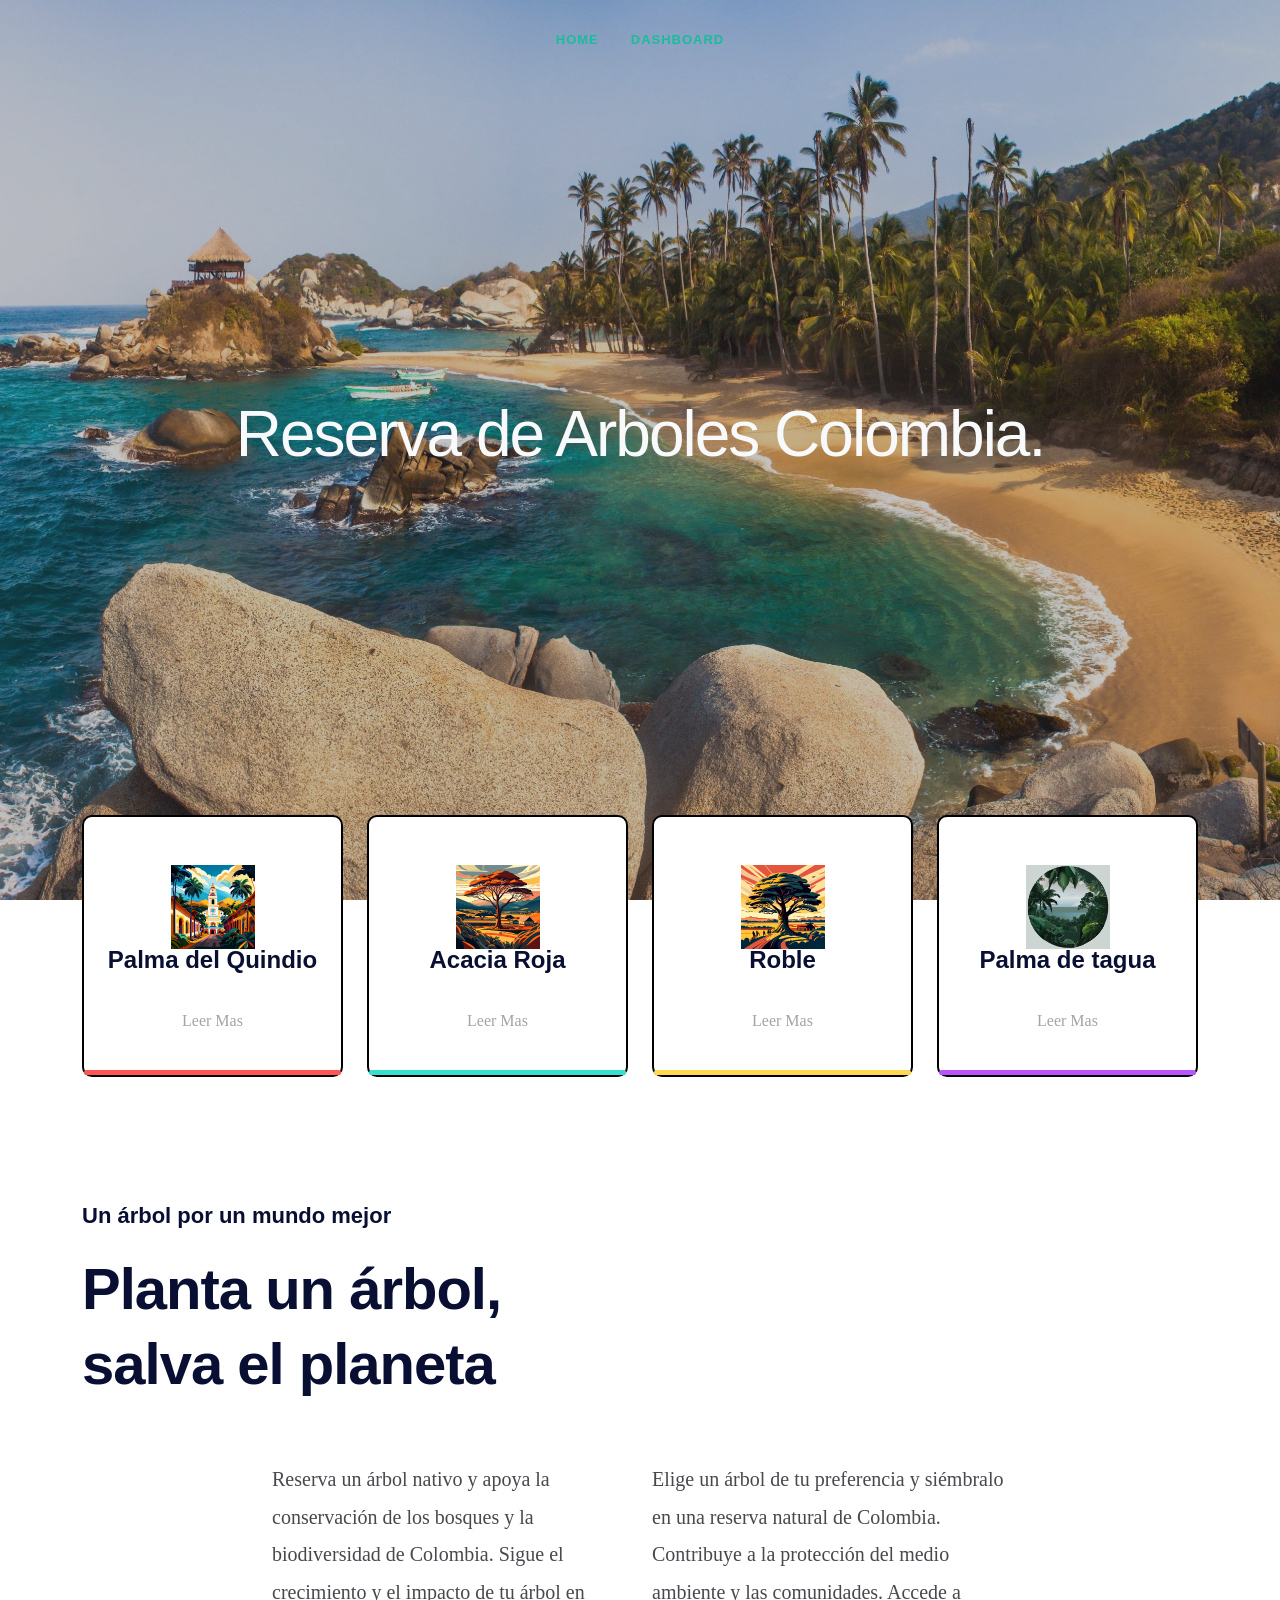
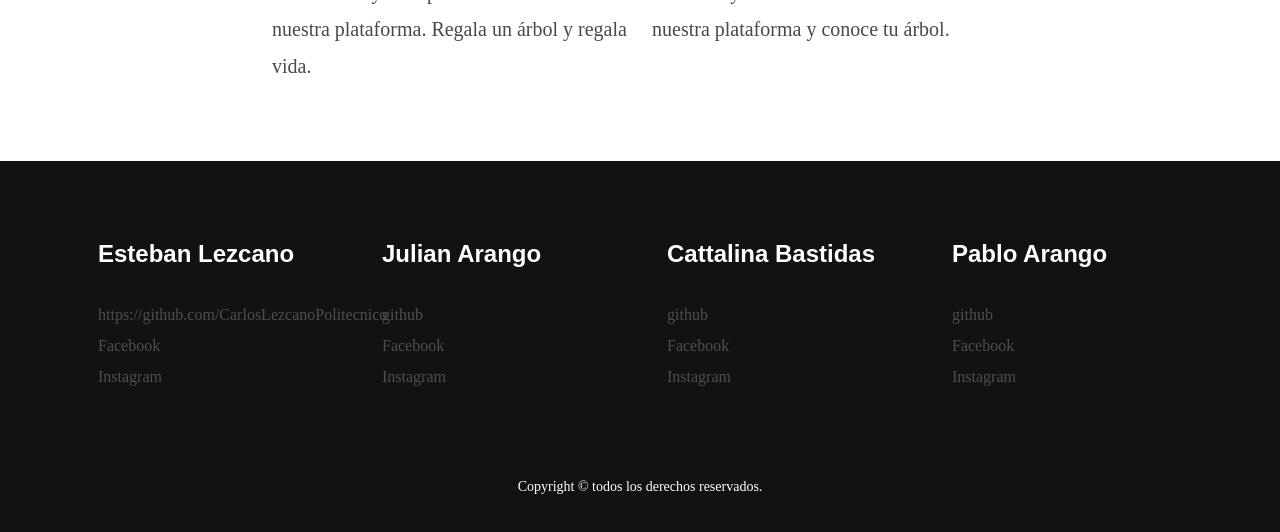
<file: index.html>
<!DOCTYPE html>
<html dir="ltr" lang="en-US">

<head>
    <meta http-equiv="content-type" content="text/html; charset=utf-8">
    <meta http-equiv="x-ua-compatible" content="IE=edge">
    <link rel="stylesheet" href="style.css">
  
    <meta name="viewport" content="width=device-width, initial-scale=1">

    <title>Reserva Arboles</title>
</head>

<body class="stretched side-push-panel">
    <div id="wrapper">
        <header id="header" class="transparent-header dark header-size-md" data-sticky-shrink="false">
            <div id="header-wrap">
                <div class="container">
                    <div class="header-row" style="display: flex; justify-content: center;">
                        <div class="primary-menu-trigger">
                            <button class="cnvs-hamburger" type="button" title="Open Mobile Menu">
                                <span class="cnvs-hamburger-box"><span class="cnvs-hamburger-inner"></span></span>
                            </button>
                        </div>

                        <nav class="primary-menu with-arrows">
                            <ul class="menu-container">
                                <li class="menu-item current">
                                    <a class="menu-link" href="home.html">
                                        <div>Home</div>
                                    </a>
                                </li>
                                <li class="menu-item current">
                                    <a class="menu-link" href="dashboard.html">
                                        <div>DashBoard</div>
                                    </a>
                                </li>
                            </ul>
                        </nav>
                    </div>
                </div>
            </div>
            <div class="header-wrap-clone"></div>
        </header>

        <section id="slider" class="slider-element min-vh-60 min-vh-md-100 dark include-header include-topbar">
            <div class="slider-inner">
                <div class="fslider h-100 position-absolute" data-speed="3000" data-pause="7500" data-animation="fade"
                    data-arrows="false" data-pagi="false" style="background-color: #333;">
                    <div class="flexslider">
                        <div class="slider-wrap">
                            <div class="slide"
                                style="background: url('demos/real-estate/images/hero/3.jpeg') center center; background-size: cover;">
                            </div>
                            <div class="slide"
                                style="background: url('demos/real-estate/images/hero/4.jpg') center center; background-size: cover;">
                            </div>
                            <div class="slide"
                                style="background: url('demos/real-estate/images/hero/5.jpg') center center; background-size: cover;">
                            </div>
                        </div>
                    </div>
                </div>
                <div class="vertical-middle">
                    <div class="container text-center">
                        <div class="emphasis-title m-0">
                            <h1>Reserva de Arboles Colombia.</h1>
                            <span class="fw-light text-uppercase"
                                style="font-size: 18px; letter-spacing: 10px; color: rgba(255,255,255,0.9);"></span>
                        </div>
                    </div>
                </div>
                
            </div>
        </section>

        <div class="fancy-feature-fourteen position-relative margin-cartas">
            <div class="container">
                <div class="row">
                    <div class="col-lg-3 col-sm-6">
                        <div class="card-style-seven mb-30 text-center position-relative tran3s wow fadeInUp" style="visibility: visible; animation-name: fadeInUp; border: 2px solid black;">
                            <div class="icon d-flex align-items-end justify-content-center"><img src="images/palma-de-cera--del-quindio-en-las-monta-as-colombi.svg" alt="" class="lazy-img img-fluid" style="scale: 1.2;"></div>
                            <h4 class="mt-25">Palma del Quindio</h4>
                            <a href="#" class="read-btn tran3s">Leer Mas</a>
                            <span class="ribbon position-absolute" style="background:#FF5555;"></span>
                        </div> <!-- /.card-style-seven -->
                    </div>
                    <div class="col-lg-3 col-sm-6">
                        <div class="card-style-seven mb-30 text-center position-relative tran3s wow fadeInUp" data-wow-delay="0.2s" style="visibility: visible; animation-delay: 0.2s; animation-name: fadeInUp; border: 2px solid black;">
                            <div class="icon d-flex align-items-end justify-content-center"><img src="images/arbol-en-las-monta-as-colombianas-de-c.svg" alt="" class="lazy-img" style="scale: 1.2;"></div>
                            <h4 class="mt-25 mb-35">Acacia Roja</h4>
                            <a href="#" class="read-btn tran3s">Leer Mas</a>
                            <span class="ribbon position-absolute" style="background:#36E0D1;"></span>
                        </div> <!-- /.card-style-seven -->
                    </div>
                    <div class="col-lg-3 col-sm-6">
                        <div class="card-style-seven mb-30 text-center position-relative tran3s wow fadeInUp" data-wow-delay="0.3s" style="visibility: visible; animation-delay: 0.3s; animation-name: fadeInUp; border: 2px solid black;">
                            <div class="icon d-flex align-items-end justify-content-center"><img src="images/arbol-roble-en-las-montanias-colombianas.svg" alt="" class="lazy-img" style="scale: 1.2;"></div>
                            <h4 class="mt-25 mb-35">Roble</h4>
                            <a href="#" class="read-btn tran3s">Leer Mas</a>
                            <span class="ribbon position-absolute" style="background:#FFD94F;"></span>
                        </div> <!-- /.card-style-seven -->
                    </div>
                    <div class="col-lg-3 col-sm-6">
                        <div class="card-style-seven mb-30 text-center position-relative tran3s wow fadeInUp" data-wow-delay="0.4s" style="visibility: visible; animation-delay: 0.4s; animation-name: fadeInUp; border: 2px solid black;">
                            <div class="icon d-flex align-items-end justify-content-center"><img src="images/palma-de-tagua-cerca-al-mar-colombianas---.svg" alt="" class="lazy-img" style="scale: 1.2;"></div>
                            <h4 class="mt-25 mb-35">Palma de tagua</h4>
                            <a href="#" class="read-btn tran3s">Leer Mas</a>
                            <span class="ribbon position-absolute" style="background:#B855FF;"></span>
                        </div> <!-- /.card-style-seven -->
                    </div>
                </div>
            </div> <!-- /.container -->
        </div>

        <div class="container">
            <div class="row divide-md mt-5">
                <div class="col-sm-6 divide-sm">
                    <h5 class="smoke">Un árbol por un mundo mejor</h5>
                    <h2>Planta un árbol, salva el planeta</h2>
                </div>
                <div class="clearfix"></div>
                <div class="col-sm-2 divide-lg">
                    <div class="deep-orange-bg divide-xxs"></div>
                </div>
                <div class="col-sm-4 col-sm-offset-2 lead divide-lg">
                    <p>Reserva un árbol nativo y apoya la conservación de los bosques y la biodiversidad de Colombia. Sigue el crecimiento y el impacto de tu árbol en nuestra plataforma. Regala un árbol y regala vida.</p>
                </div>
                <div class="col-sm-4 lead divide-lg">
                    <p>Elige un árbol de tu preferencia y siémbralo en una reserva natural de Colombia. Contribuye a la protección del medio ambiente y las comunidades. Accede a nuestra plataforma y conoce tu árbol.</p>
                </div>
            </div>
        </div>

        <footer class="dark-footer black-gray-bg light">
			<div class="container">
				<div class="row divide-md">
					<div class="col-sm-3 col-xs-6 divide-sm separator-vertical dark">
						<h4>Esteban Lezcano</h4>
						<ul class="list-unstyled">
							<li><a href="#">https://github.com/CarlosLezcanoPolitecnico</a></li>
							<li><a href="#">Facebook</a></li>
							<li><a href="#">Instagram</a></li>
						</ul>
					</div>
					<div class="col-sm-3 col-xs-6 divide-sm separator-vertical dark">
						<h4>Julian Arango</h4>
						<ul class="list-unstyled">
							<li><a href="#">github</a></li>
							<li><a href="#">Facebook</a></li>
							<li><a href="#">Instagram</a></li>
						</ul>
					</div>
					<div class="col-sm-3 col-xs-6 divide-sm separator-vertical dark">
						<h4>Cattalina Bastidas </h4>
						<ul class="list-unstyled">
							<li><a href="#">github</a></li>
							<li><a href="#">Facebook</a></li>
							<li><a href="#">Instagram</a></li>
						</ul>
					</div>
					<div class="col-sm-3 col-xs-6 divide-sm separator-vertical dark">
						<h4>Pablo Arango</h4>
						<ul class="list-unstyled">
							<li><a href="#">github</a></li>
							<li><a href="#">Facebook</a></li>
							<li><a href="#">Instagram</a></li>
						</ul>
					</div>
				</div>
			</div>
			<div class="black-smoke-bg">
				<div class="container">
					<div class="row">
						<div class="col-sm-12 divide-xs dark-smoke text-center">
							<p><small>Copyright © todos los derechos reservados.</small></p>
						</div>
					</div>
				</div>
			</div>
		</footer>


        </div>


        
    </div>

    

    <script src="js/plugins.min.js"></script>
    <script src="js/functions.bundle.js"></script>



    <script>
        jQuery(document).ready(function () {
            jQuery(".price-range-slider").ionRangeSlider({
                type: "double",
                prefix: "$",
                min: 200,
                max: 10000,
                max_postfix: "+"
            });

            jQuery(".area-range-slider").ionRangeSlider({
                type: "double",
                min: 50,
                max: 20000,
                from: 50,
                to: 20000,
                postfix: " sqm.",
                max_postfix: "+"
            });
        });
    </script>
</body>

</html>
</file>
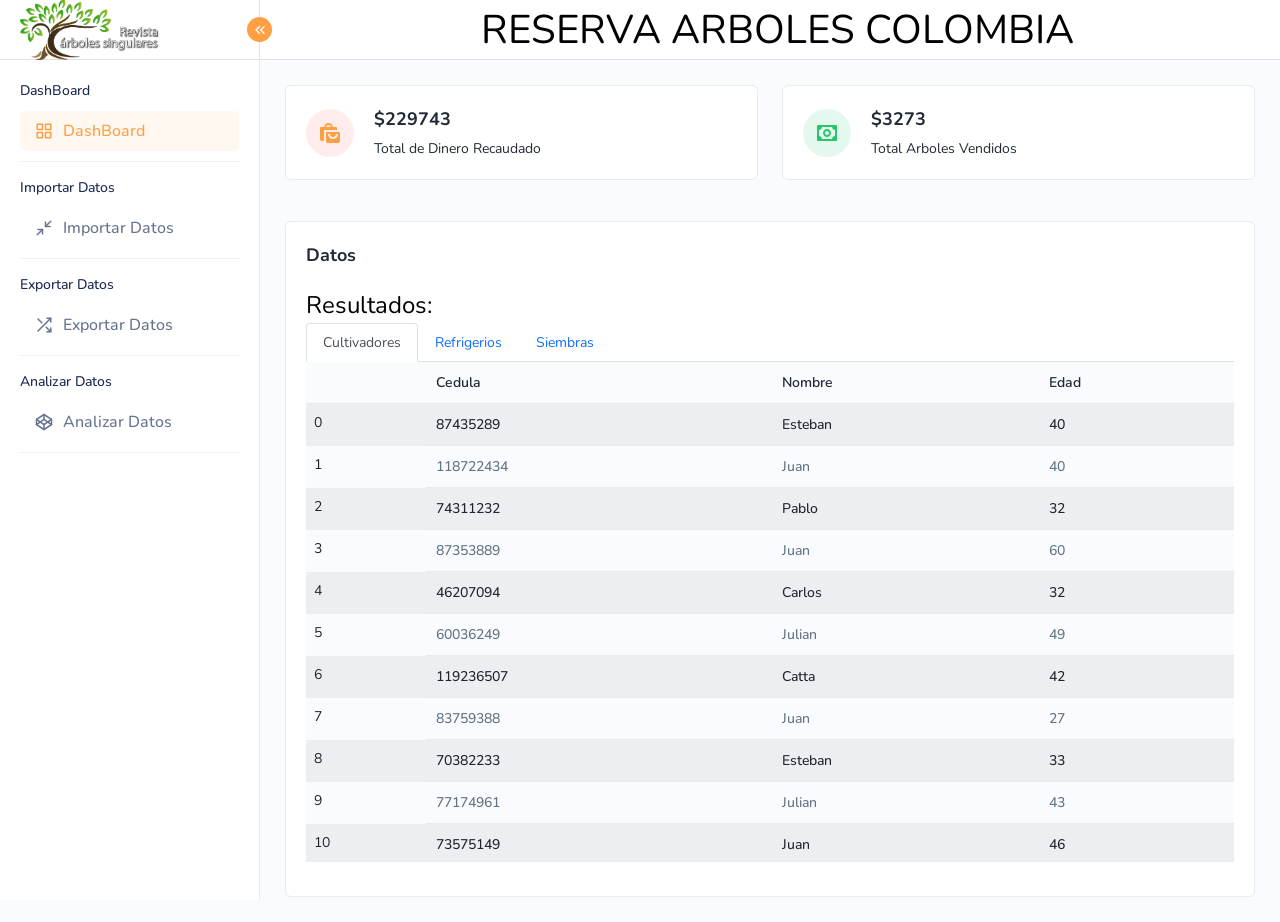
<file: dashboard.html>
<!DOCTYPE html>
<html lang="en">
	<head>
		<meta charset="utf-8">
        <meta name="viewport" content="width=device-width, initial-scale=1.0, user-scalable=0">
        <meta name="description" content="POS - Bootstrap Admin Template">
		<meta name="keywords" content="admin, estimates, bootstrap, business, corporate, creative, invoice, html5, responsive, Projects">
        <meta name="author" content="Dreamguys - Bootstrap Admin Template">
        <meta name="robots" content="noindex, nofollow">
        <title>Dreams Pos admin template</title>
        <link rel="shortcut icon" type="image/x-icon" href="images/ilustracion-diseno-logotipo-arbol-abstracto_43582-134.avif">
        <link rel="stylesheet" href="assets/css/bootstrap.min.css">
		<link rel="stylesheet" href="assets/css/bootstrap-datetimepicker.min.css">
        <link rel="stylesheet" href="assets/css/animate.css">
		<link rel="stylesheet" href="assets/plugins/select2/css/select2.min.css">
		<link rel="stylesheet" href="assets/css/dataTables.bootstrap4.min.css">
		<link rel="stylesheet" href="assets/plugins/fontawesome/css/fontawesome.min.css">
		<link rel="stylesheet" href="assets/plugins/fontawesome/css/all.min.css">
        <link rel="stylesheet" href="assets/css/style.css">
		
	</head>
	
	<body>
		<div id="global-loader" >
			<div class="whirly-loader"> </div>
		</div>
		<div class="main-wrapper">
			<div class="header">
				 <div class="header-left active">
					<a href="index.html" class="logo logo-normal">
						<img src="images/Logo-arbol-singular-COLOR-letras-revista-300px-.png"  alt="">
					</a>
					<a href="index.html" class="logo logo-white">
						<img src="images/Logo-arbol-singular-COLOR-letras-revista-300px-.png"  alt="">
					</a>
					<a href="index.html" class="logo-small">
						<img src="images/ilustracion-diseno-logotipo-arbol-abstracto_43582-134.avif"  alt="" class="img-fluid" style="width: 500px;">
					</a>
					<a id="toggle_btn" href="javascript:void(0);">
						<i data-feather="chevrons-left" class="feather-16"></i>
					</a>
				</div>
				<a id="mobile_btn" class="mobile_btn" href="#sidebar">
					<span class="bar-icon">
						<span></span>
						<span></span>
						<span></span>
					</span>
				</a>
				<ul class="nav user-menu">
					<li class="row">
						<h1>RESERVA ARBOLES COLOMBIA</h1>
					</li>
				</ul>
			</div>
			<div class="sidebar" id="sidebar">
				<div class="sidebar-inner slimscroll">
					<div id="sidebar-menu" class="sidebar-menu">
						<ul>
                            <li class="submenu-open">
								<h6 class="submenu-hdr">DashBoard</h6>
								<ul>
									<li class="active">
										<a href="dashboard.html" ><i data-feather="grid"></i><span>DashBoard</span></a>
									</li>
								</ul>								
							</li>
							<li class="submenu-open">
								<h6 class="submenu-hdr">Importar Datos</h6>
								<ul>
									<li><a href="analizarDatos.html"><i data-feather="minimize-2"></i><span>Importar Datos</span></a></li>
								</ul>
							</li>
                            <li class="submenu-open">
								<h6 class="submenu-hdr">Exportar Datos</h6>
								<ul>
									<li><a href="analizarDatos.html"><i data-feather="shuffle"></i><span>Exportar Datos</span></a></li>
								</ul>
							</li>
							<li class="submenu-open">
								<h6 class="submenu-hdr">Analizar Datos</h6>
								<ul>
									<li><a href="analizarDatos.html"><i data-feather="codepen"></i><span>Analizar Datos</span></a></li>
								</ul>
							</li>
							
						</ul>
					</div>
				</div>
			</div>
			<div class="page-wrapper">
				<div class="content">
					<div class="row">
						<div class="col-lg-6 col-sm-6 col-12">
							<div class="dash-widget">
								<div class="dash-widgetimg">
									<span><img src="assets/img/icons/dash1.svg" alt="img"></span>
								</div>
								<div class="dash-widgetcontent">
									<h5 >$<span class="counters" data-count="307144.00">$307,880.00</span></h5>
									<h6>Total de Dinero Recaudado</h6>
								</div>
							</div>
						</div>
						<div class="col-lg-6 col-sm-6 col-12">
							<div class="dash-widget dash1">
								<div class="dash-widgetimg">
									<span><img src="assets/img/icons/dash2.svg" alt="img"></span>
								</div>
								<div class="dash-widgetcontent">
									<h5 >$<span class="counters" data-count="4385.00">$4,385.00</span></h5>
									<h6>Total Arboles Vendidos</h6>
								</div>
							</div>
						</div>
					</div>

					
					<div class="card mb-0 mt-3">
						<div class="card-body">
							<h4 class="card-title">Datos</h4>
							<div class="table-responsive dataview">
								<div class="row my-2">
									<div class="col-12">
										<h3>Resultados:</h3>
										<ul class="nav nav-tabs" id="myTab" role="tablist">
											<li class="nav-item" role="presentation">
												<button class="nav-link active" id="home-tab" data-bs-toggle="tab" data-bs-target="#home-tab-pane" type="button" role="tab" aria-controls="home-tab-pane" aria-selected="true">Cultivadores</button>
											</li>
											<li class="nav-item" role="presentation">
												<button class="nav-link" id="profile-tab" data-bs-toggle="tab" data-bs-target="#profile-tab-pane" type="button" role="tab" aria-controls="profile-tab-pane" aria-selected="false">Refrigerios</button>
											</li>
											<li class="nav-item" role="presentation">
												<button class="nav-link" id="siembras-tab" data-bs-toggle="tab" data-bs-target="#siembras-tab-pane" type="button" role="tab" aria-controls="siembras-tab-pane" aria-selected="false">Siembras</button>
											</li>
										</ul>
										<div class="tab-content" id="myTabContent">
											<div class="tab-pane fade show active" id="home-tab-pane" role="tabpanel" aria-labelledby="home-tab" tabindex="0">
												<iframe height="500px" src="./tables/cultivadores.html" class="w-100"></iframe>
											</div>
											<div class="tab-pane fade" id="profile-tab-pane" role="tabpanel" aria-labelledby="profile-tab" tabindex="0">
												<iframe height="500px" src="./tables/refrigerios.html" class="w-100"></iframe>
											</div>
											<div class="tab-pane fade" id="siembras-tab-pane" role="tabpanel" aria-labelledby="siembras-tab" tabindex="0">
												<iframe height="500px" src="./tables/arboles.html" class="w-100"></iframe>
											</div>
										</div>
									</div>
								</div>
							</div>
						</div>
					</div>
				</div>
			</div>
		</div>
		<!-- /Main Wrapper -->
		
		<!-- jQuery -->
		<script src="assets/js/jquery-3.6.0.min.js"></script>

		<!-- Feather Icon JS -->
		<script src="assets/js/feather.min.js"></script>

		<!-- Slimscroll JS -->
		<script src="assets/js/jquery.slimscroll.min.js"></script>

		<!-- Datatable JS -->
		<script src="assets/js/jquery.dataTables.min.js"></script>
		<script src="assets/js/dataTables.bootstrap4.min.js"></script>
		
		<!-- Bootstrap Core JS -->
		<script src="assets/js/bootstrap.bundle.min.js"></script>

		<!-- Chart JS -->
		<script src="assets/plugins/apexchart/apexcharts.min.js"></script>
		<script src="assets/plugins/apexchart/chart-data.js"></script>
		
		<!-- Custom JS -->
		<script src="assets/js/script.js"></script>
		
	</body>
</html>
</file>
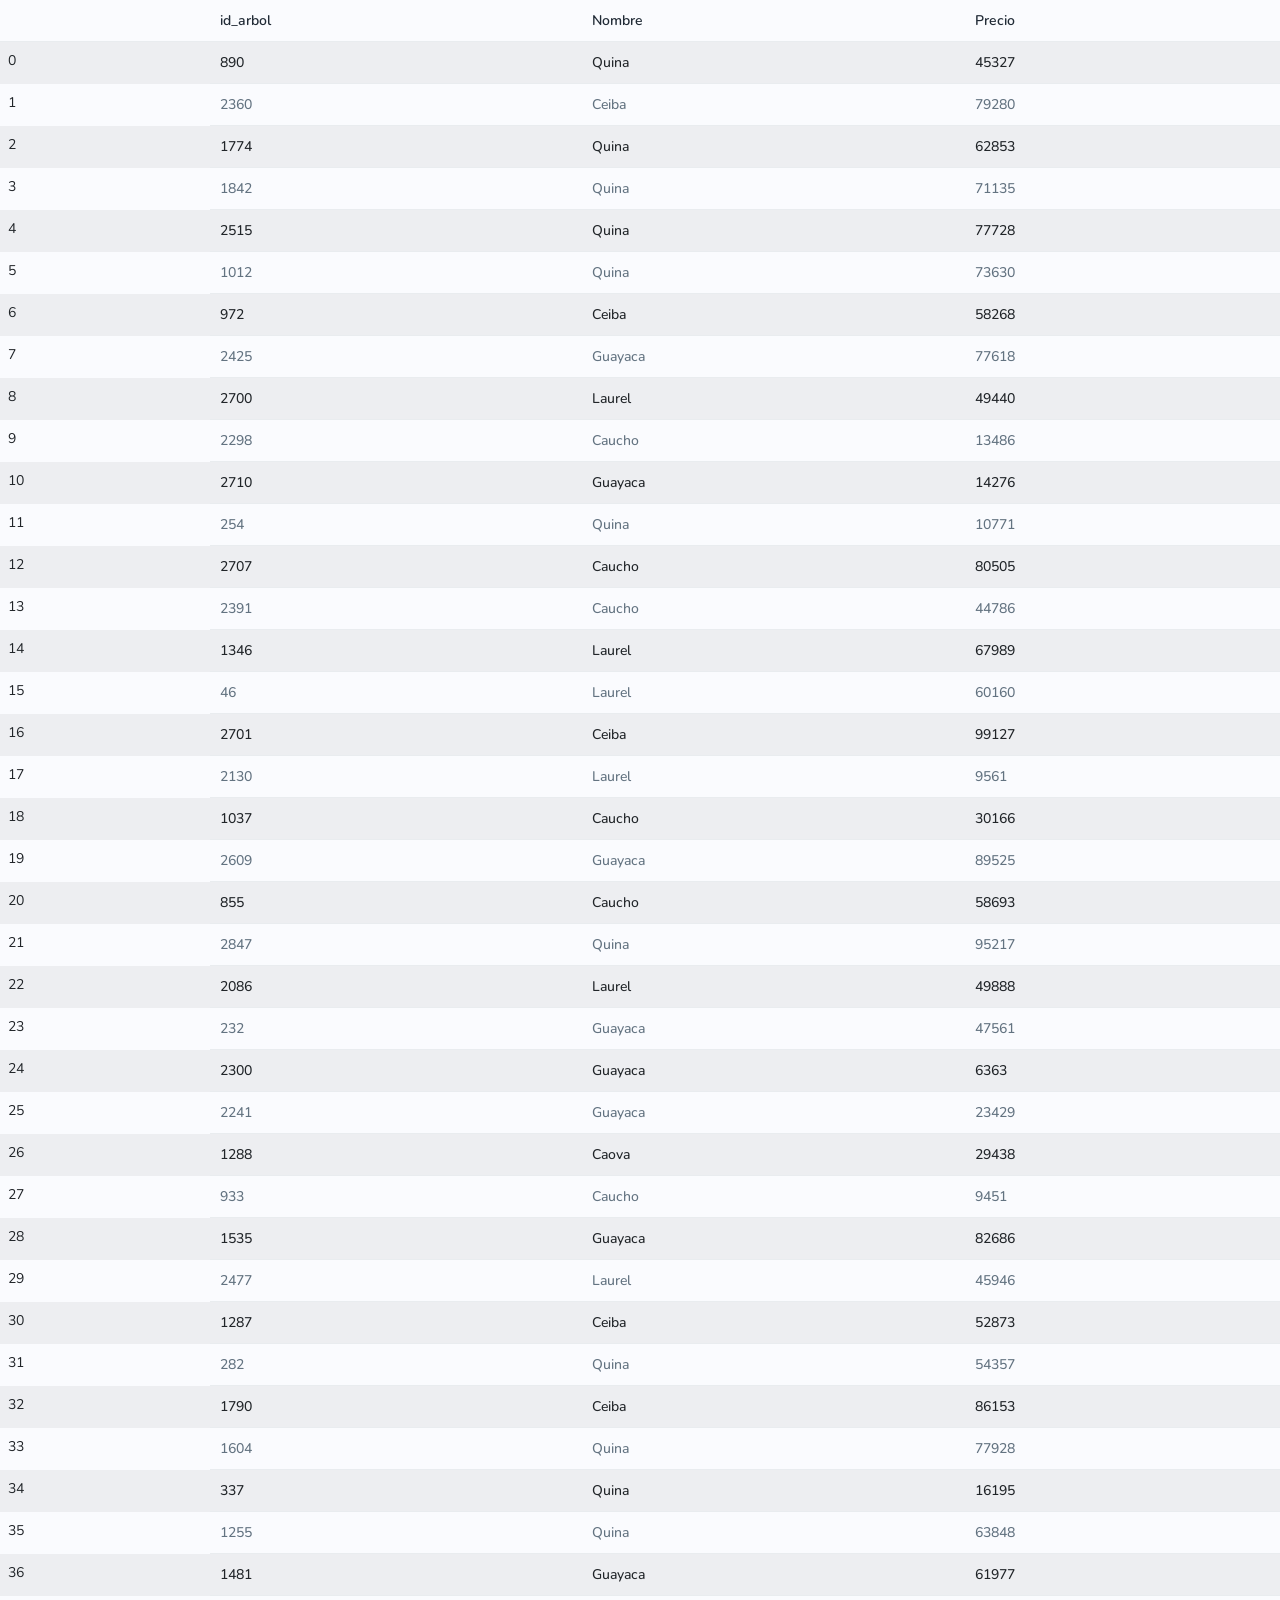
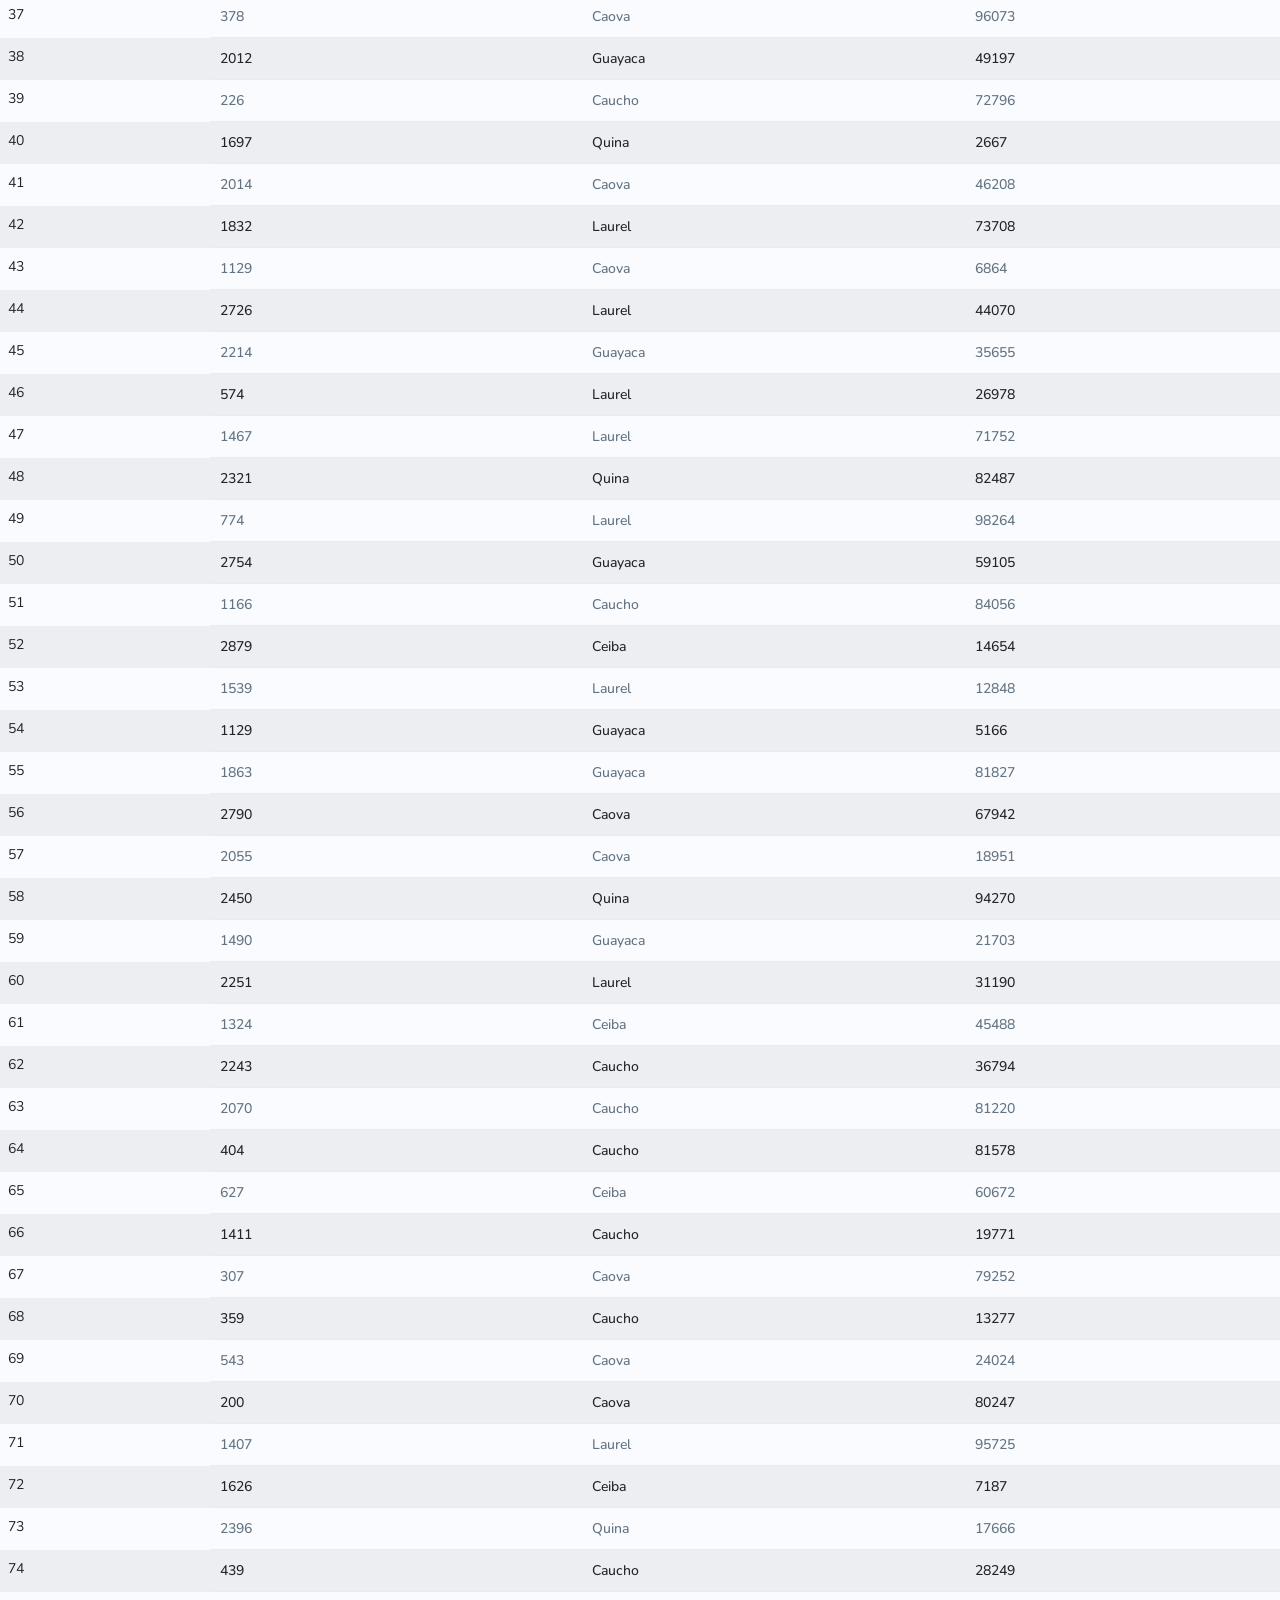
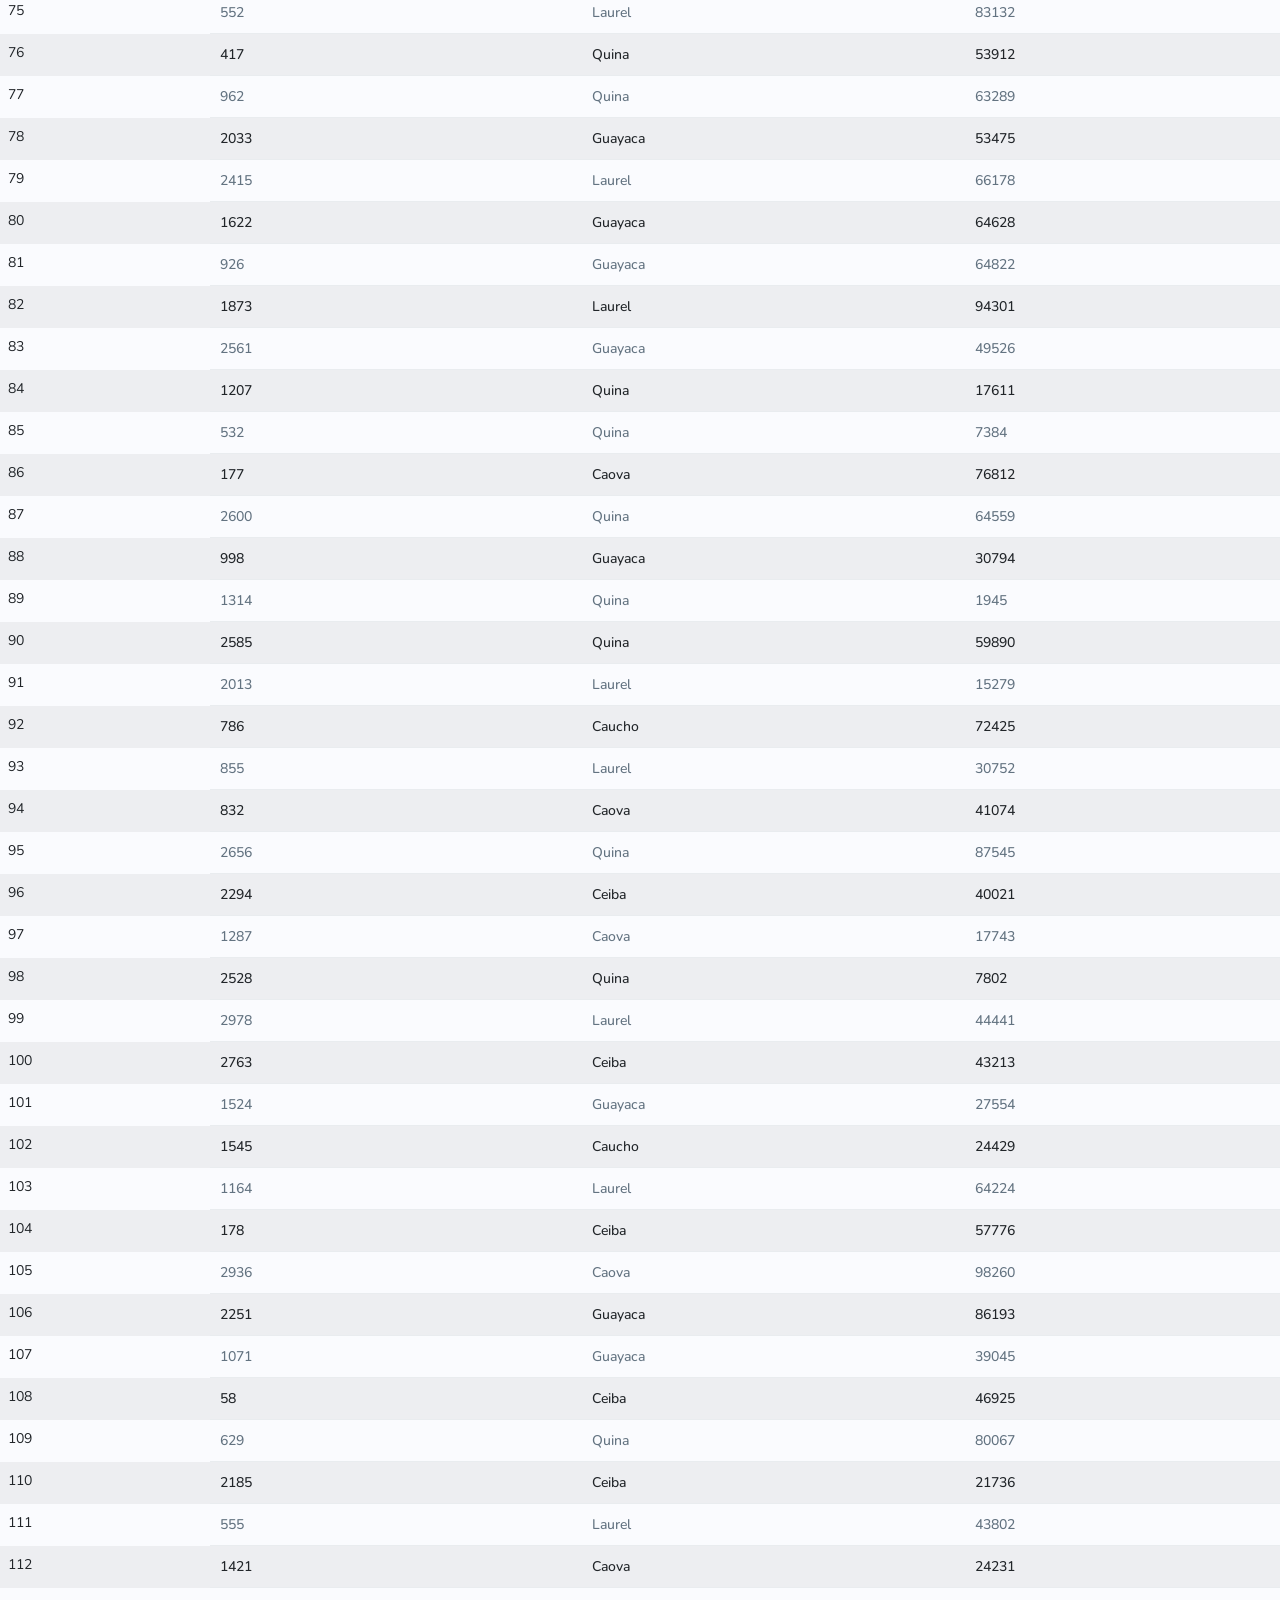
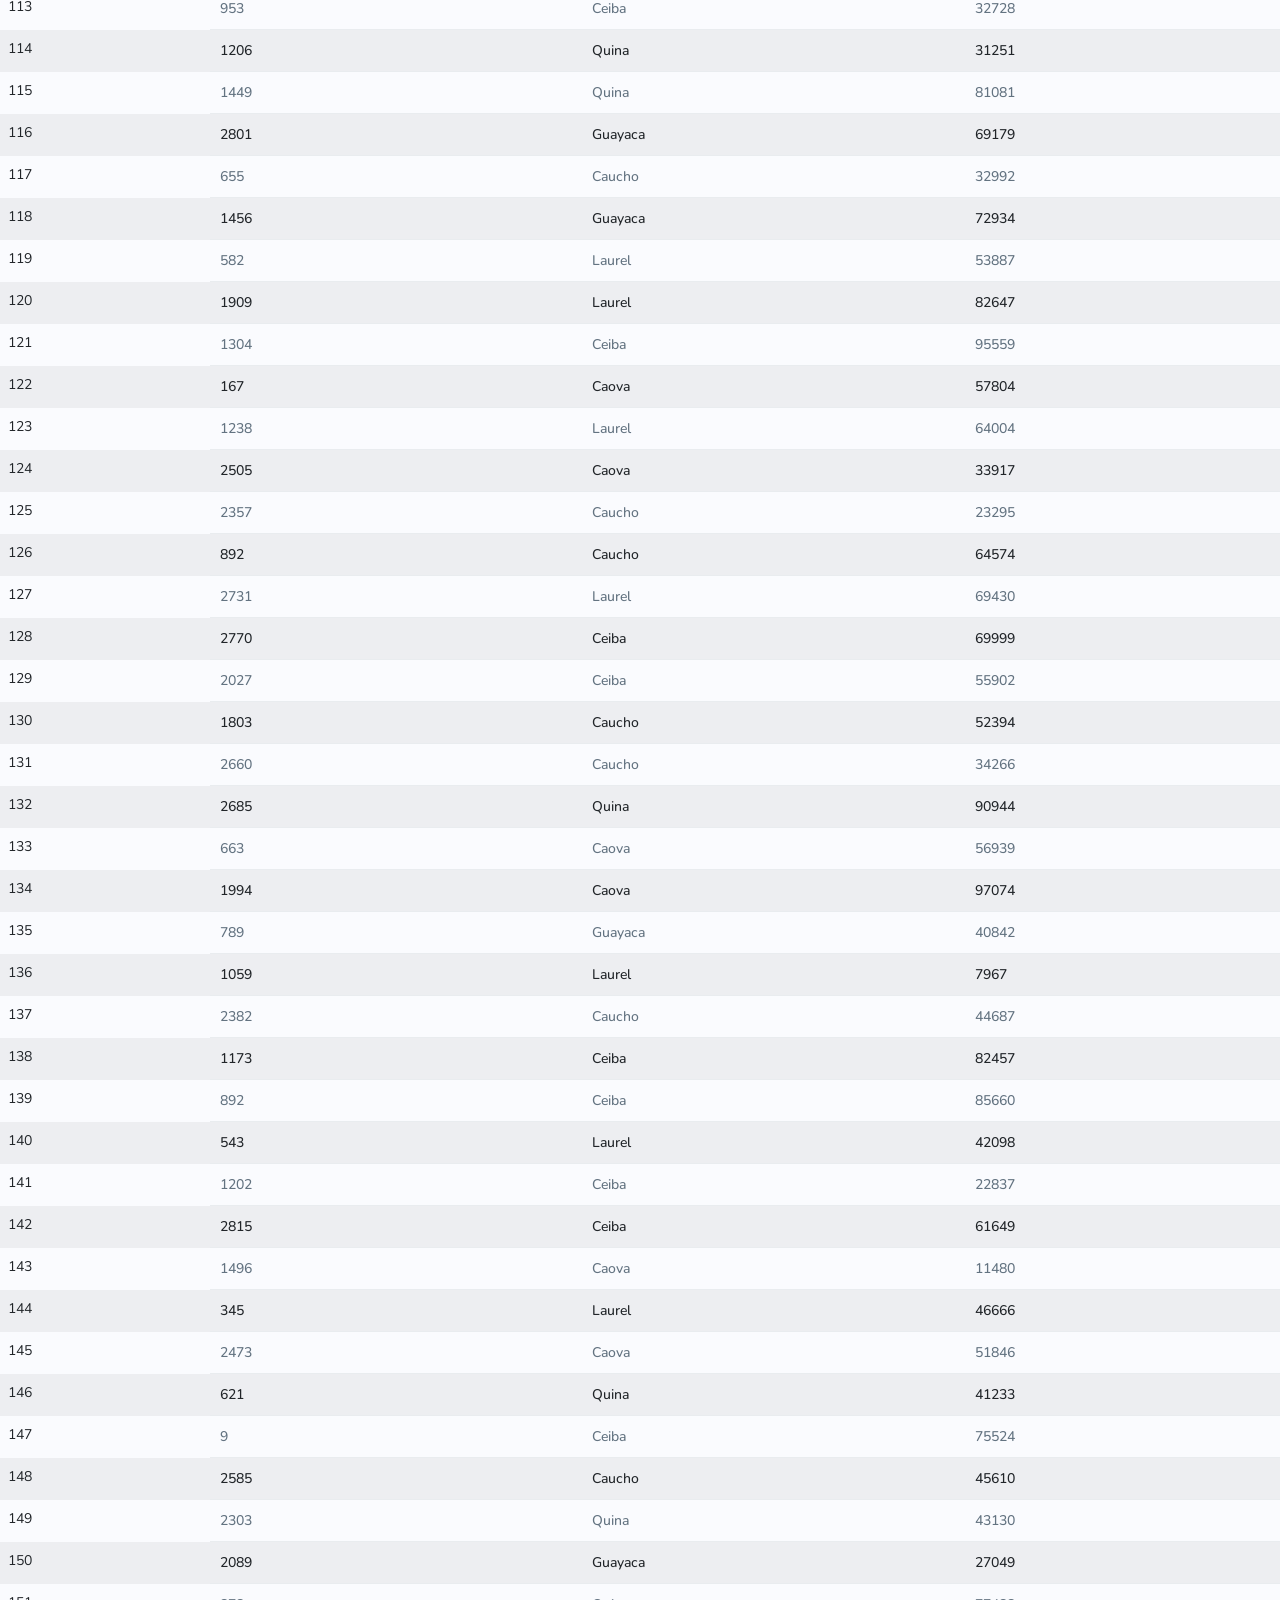
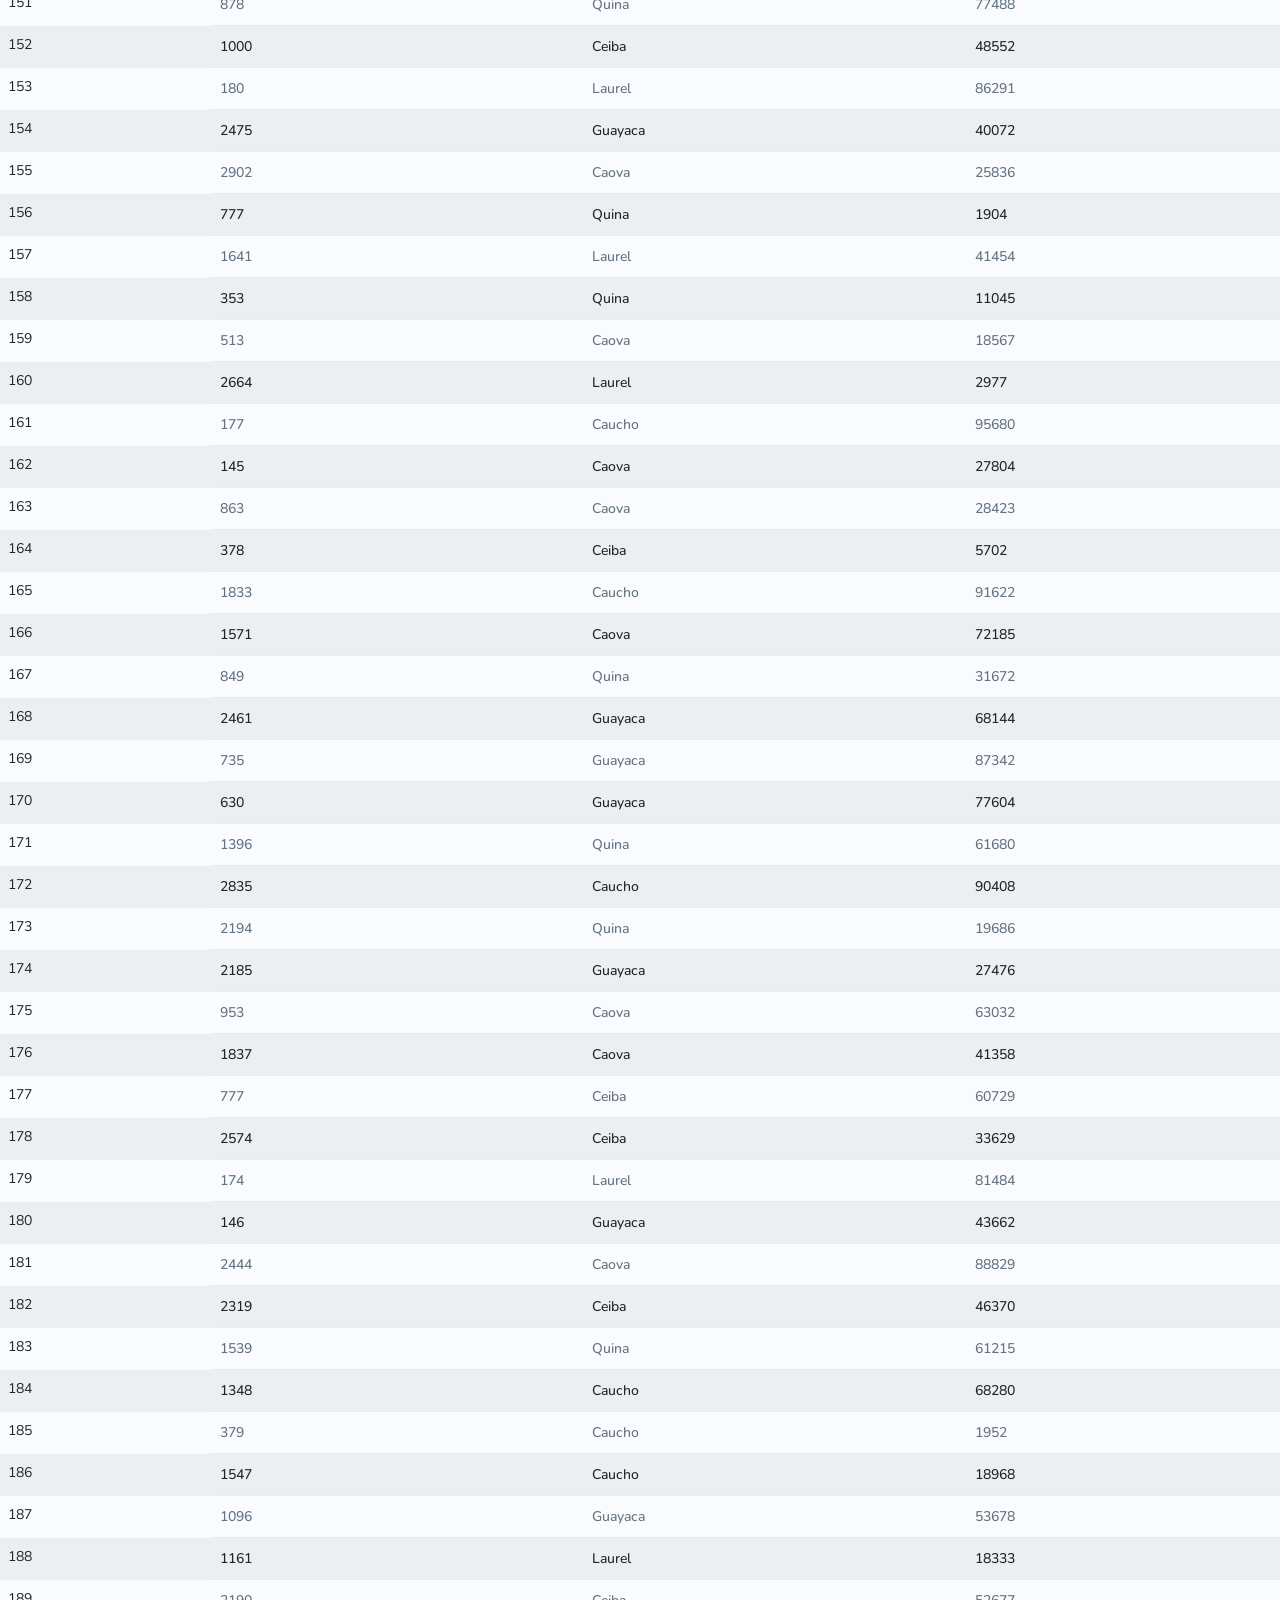
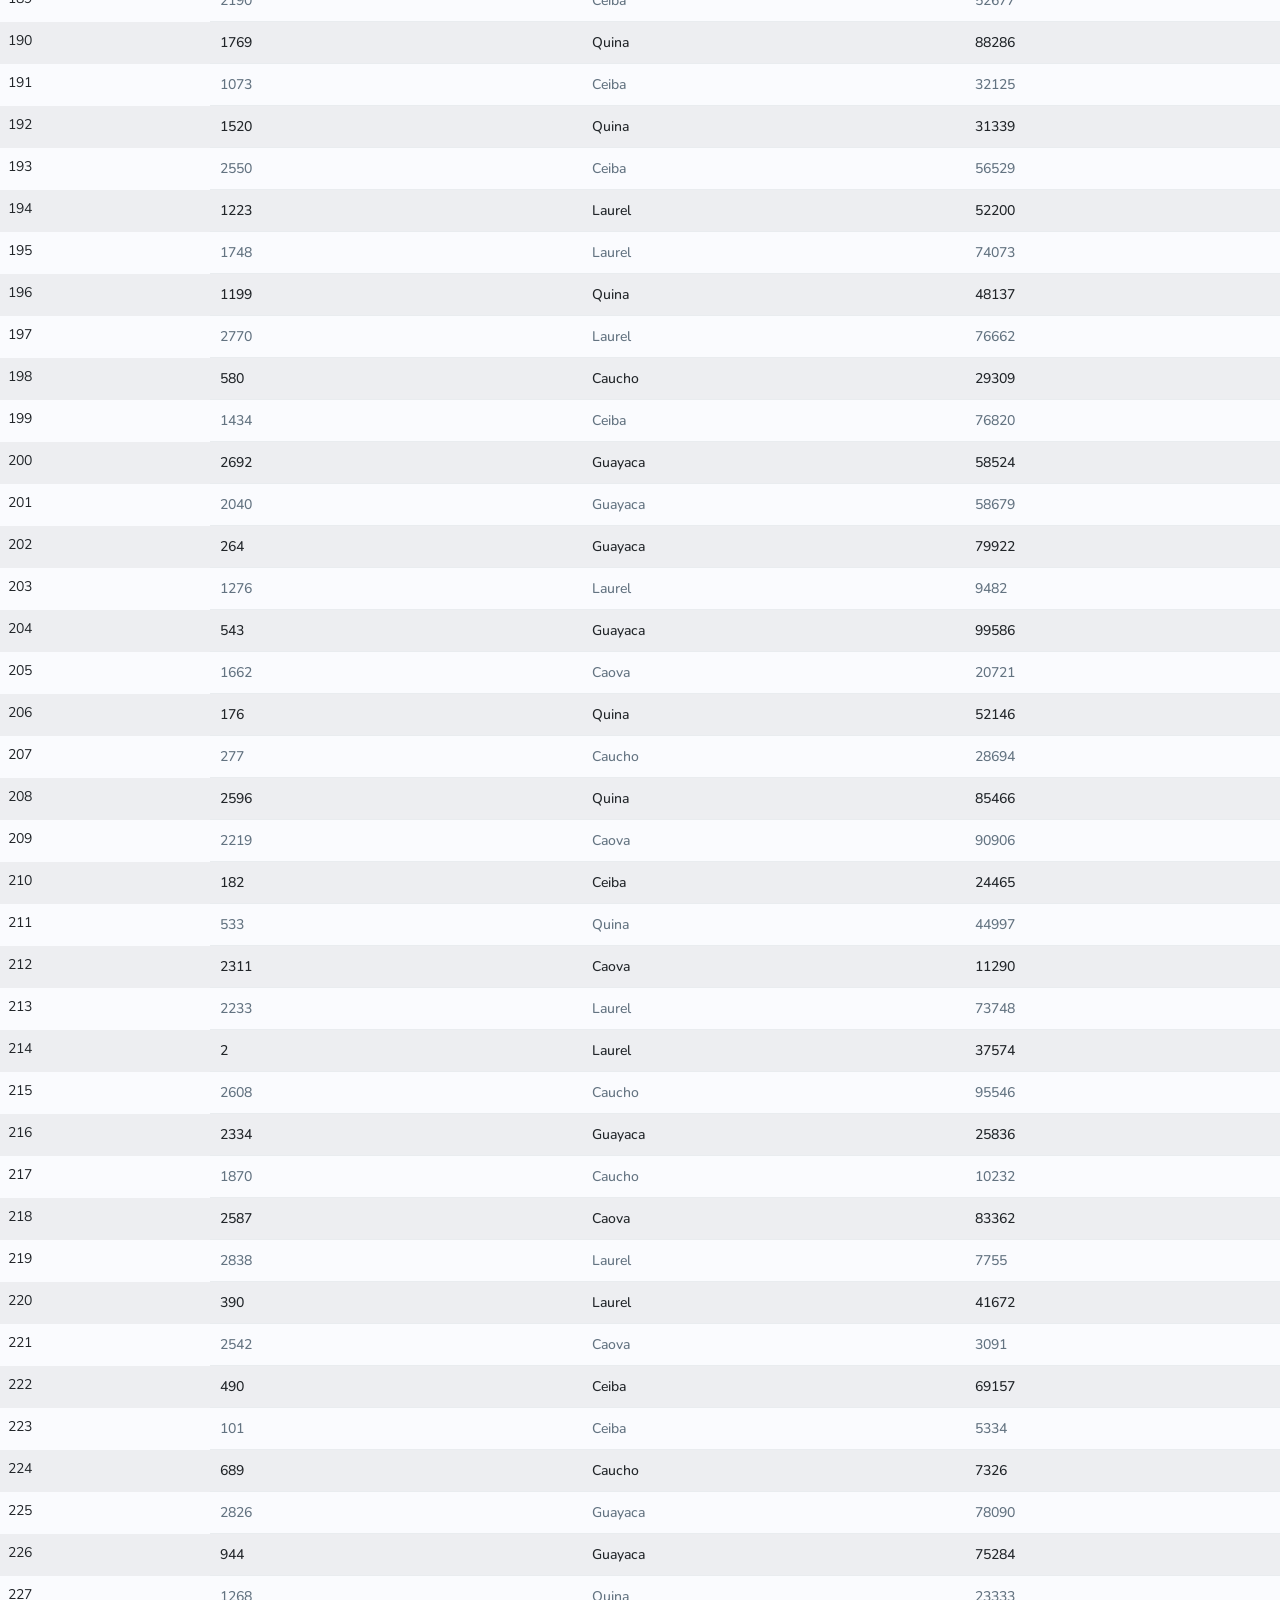
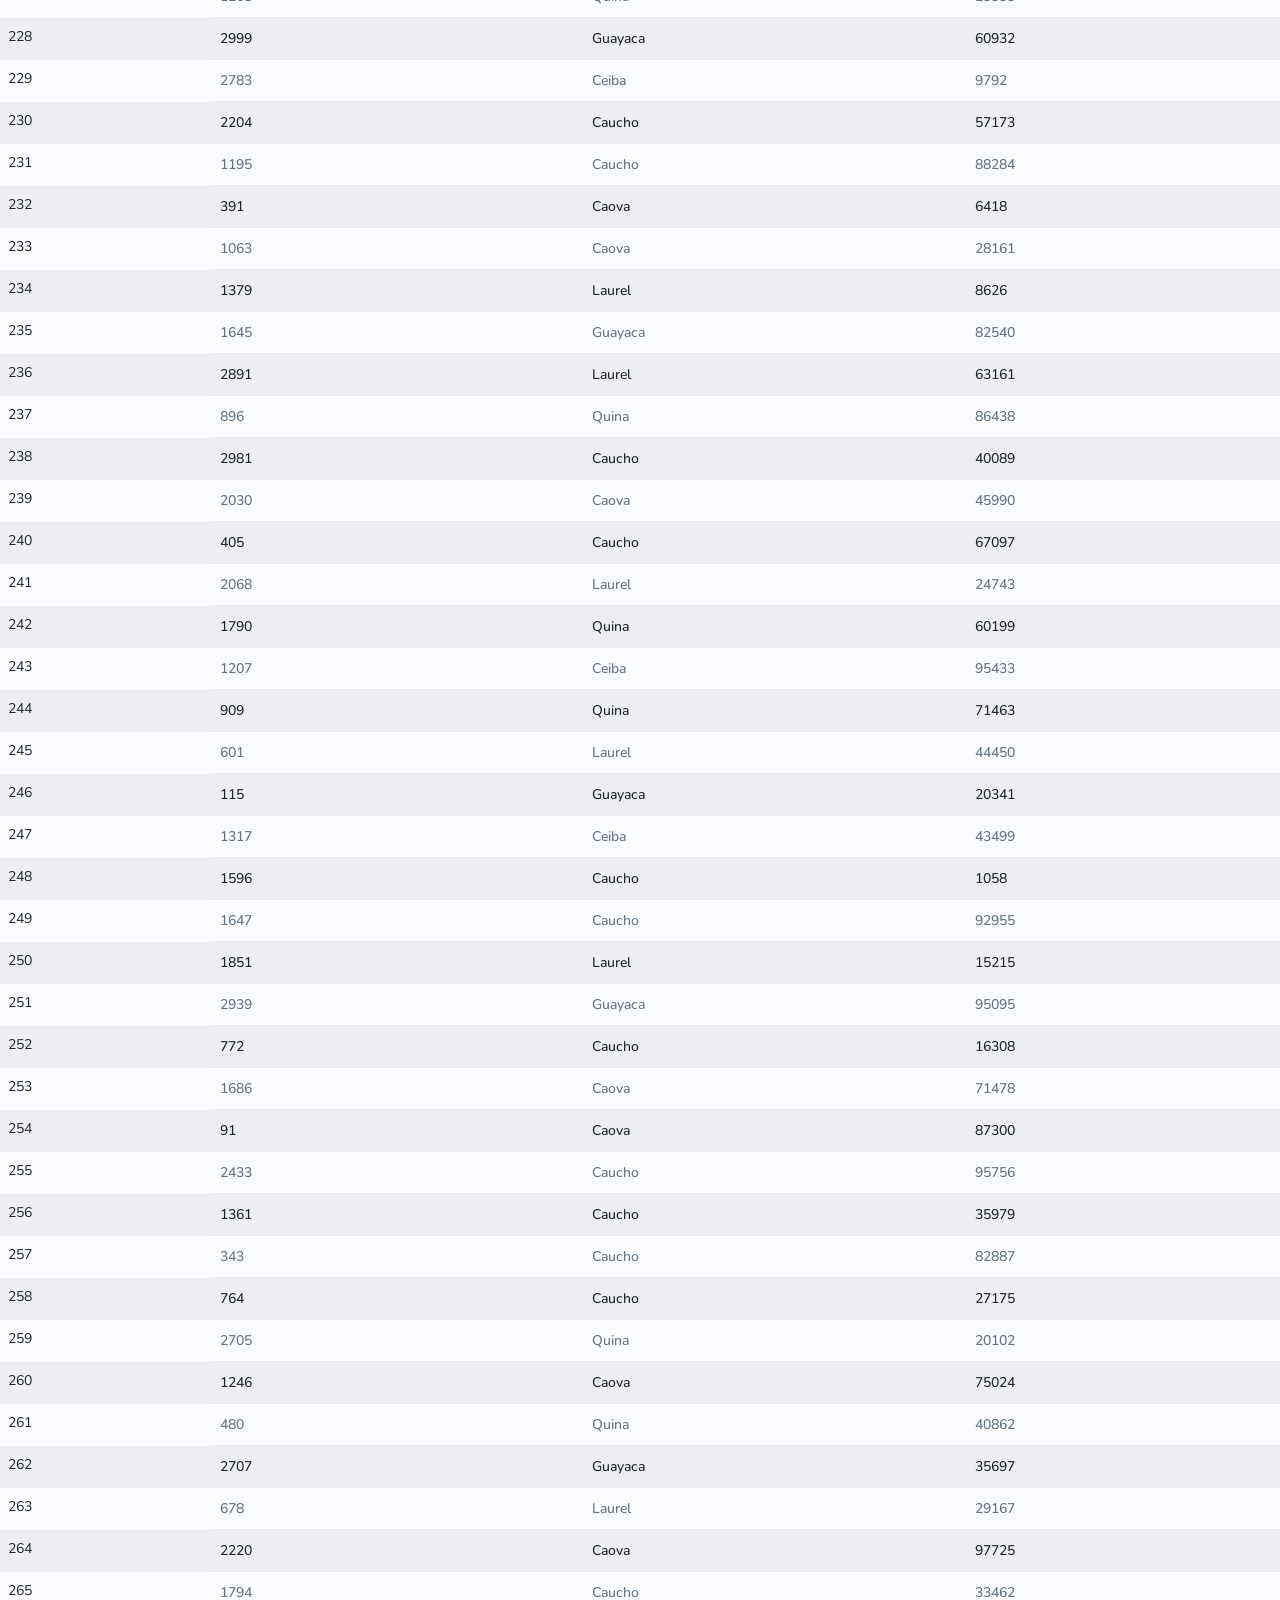
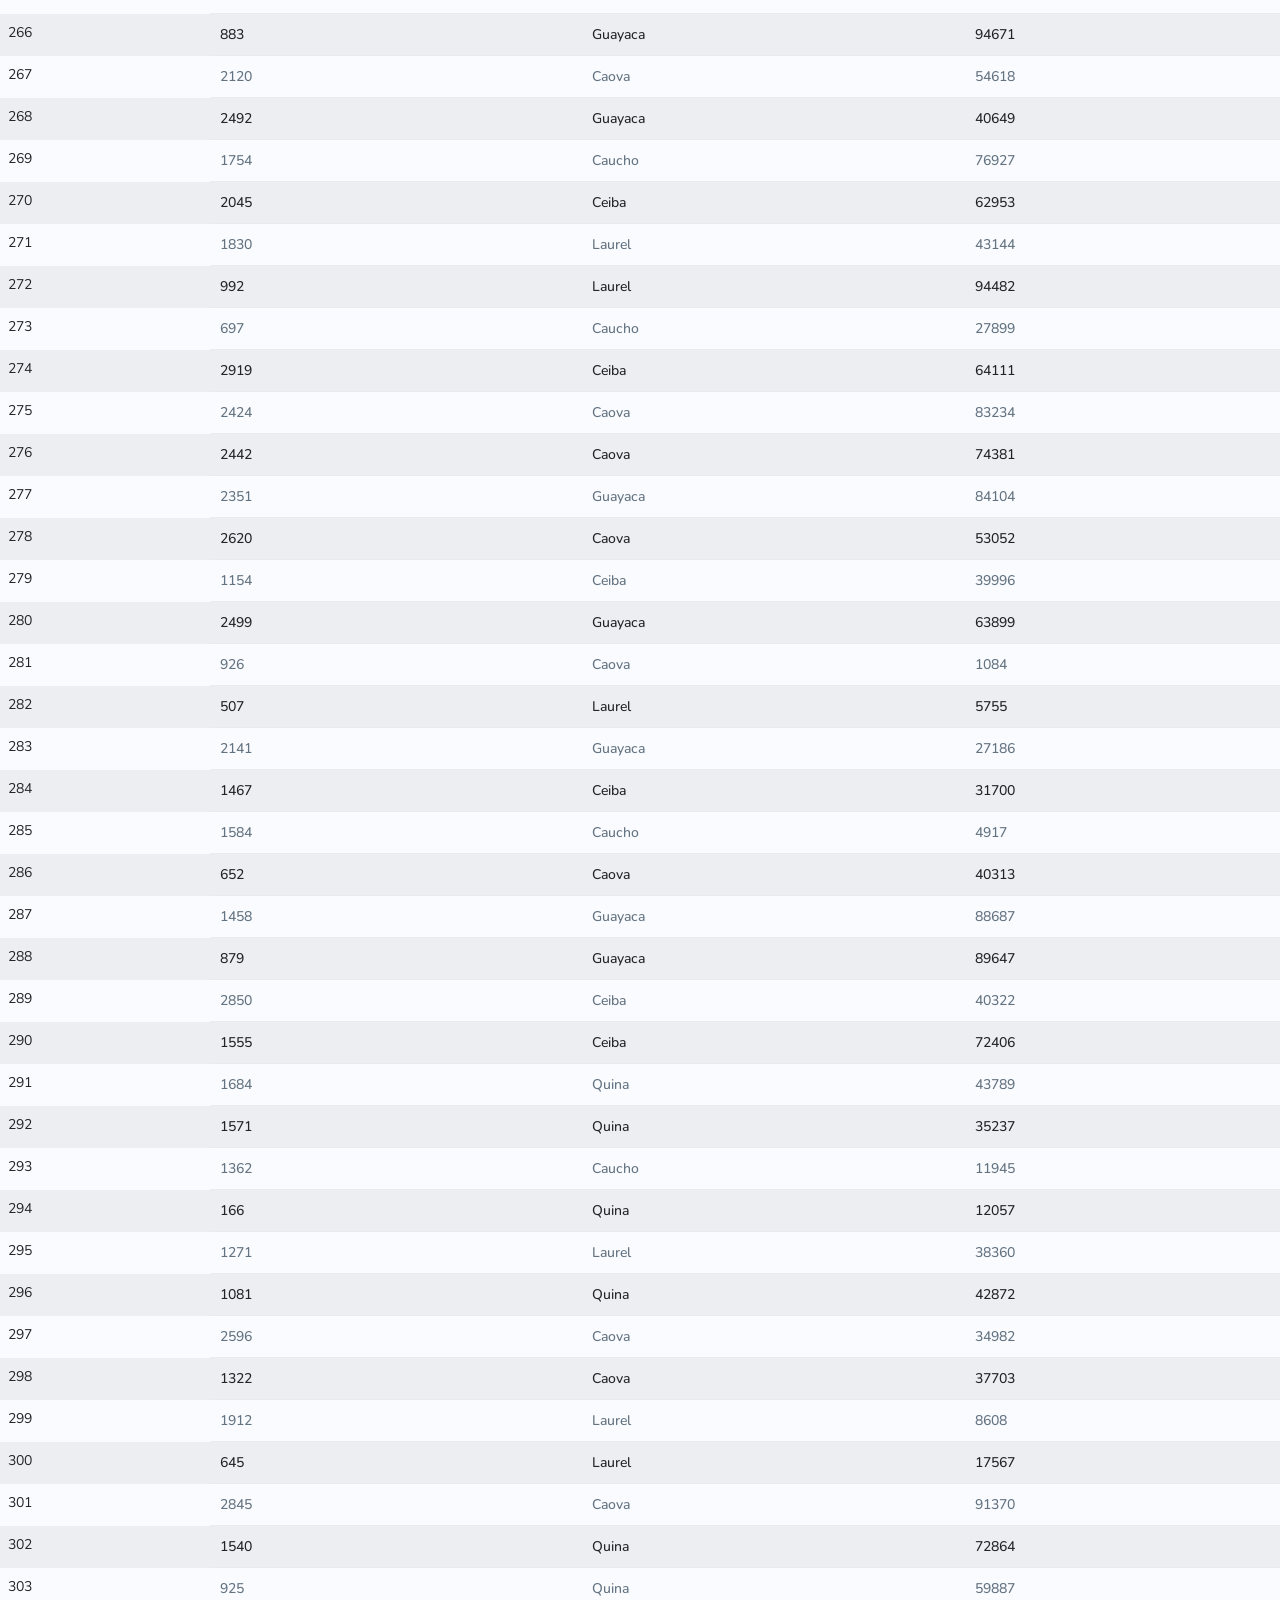
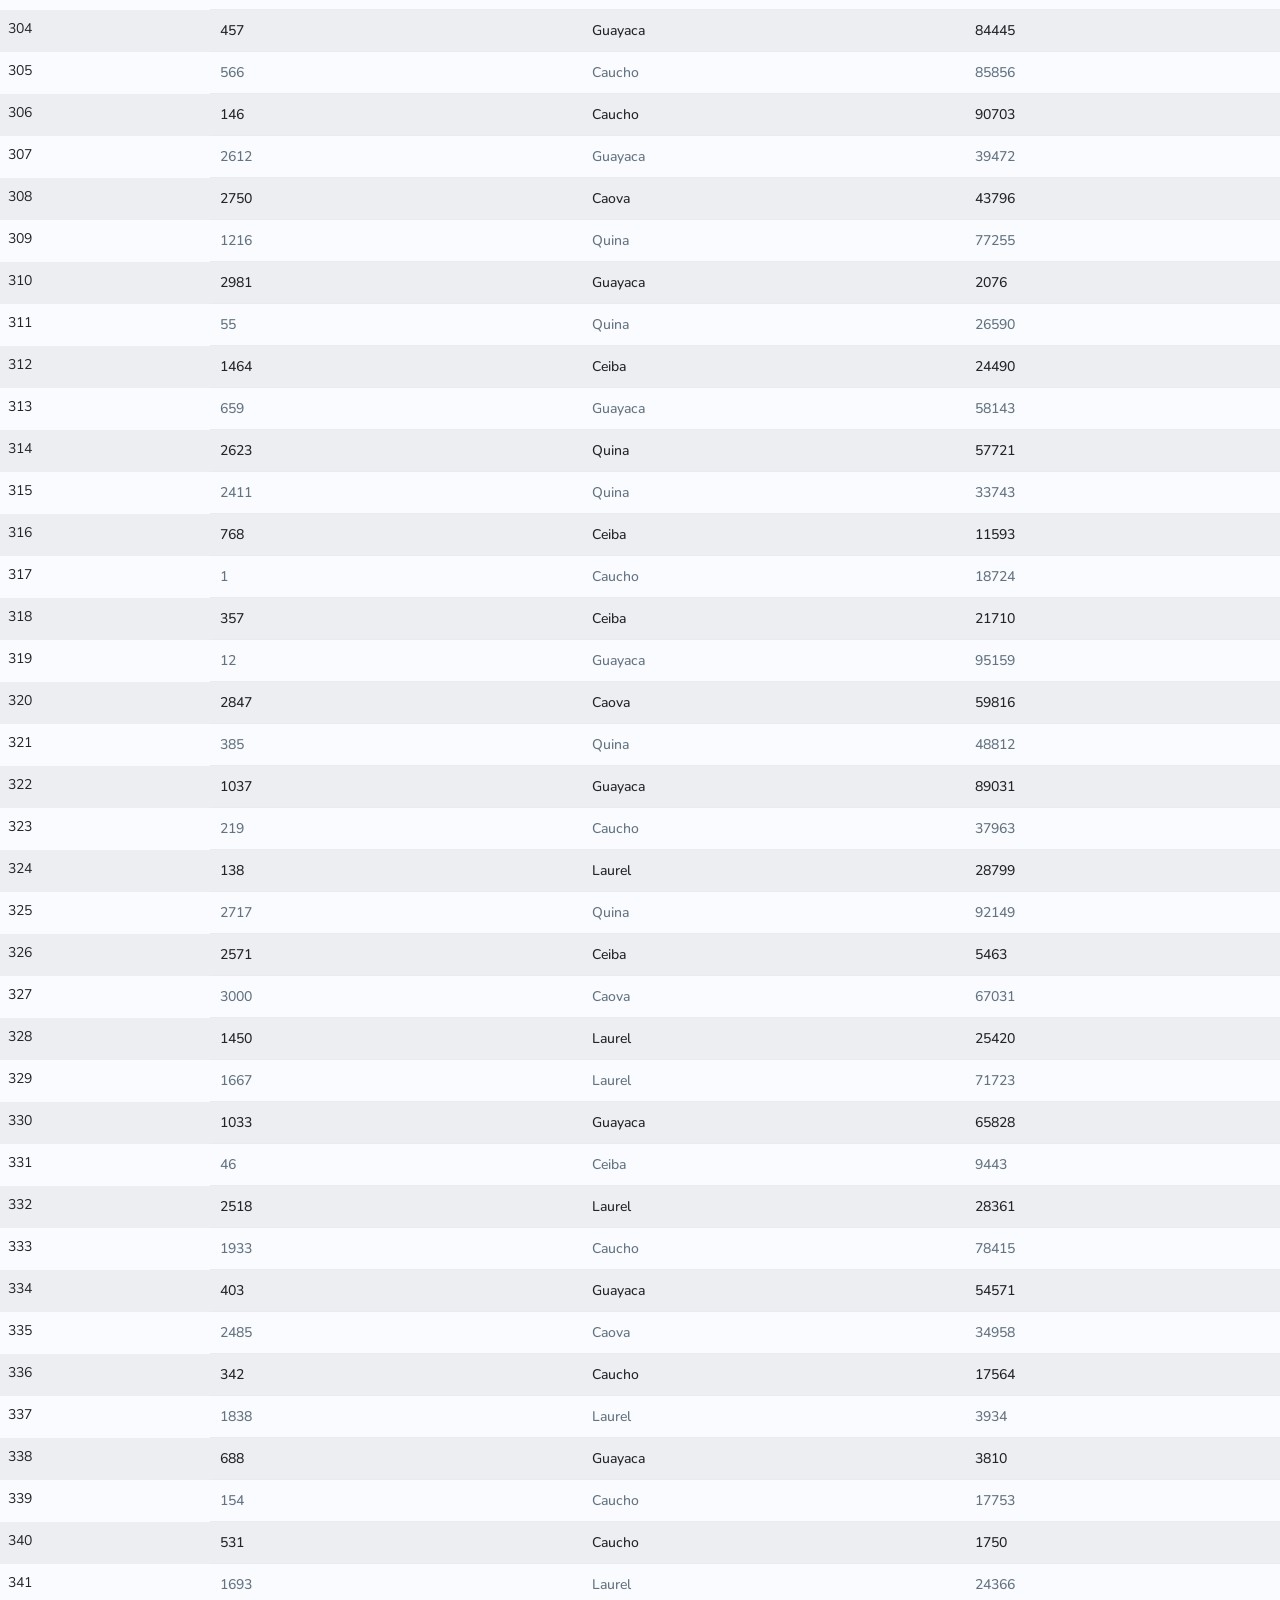
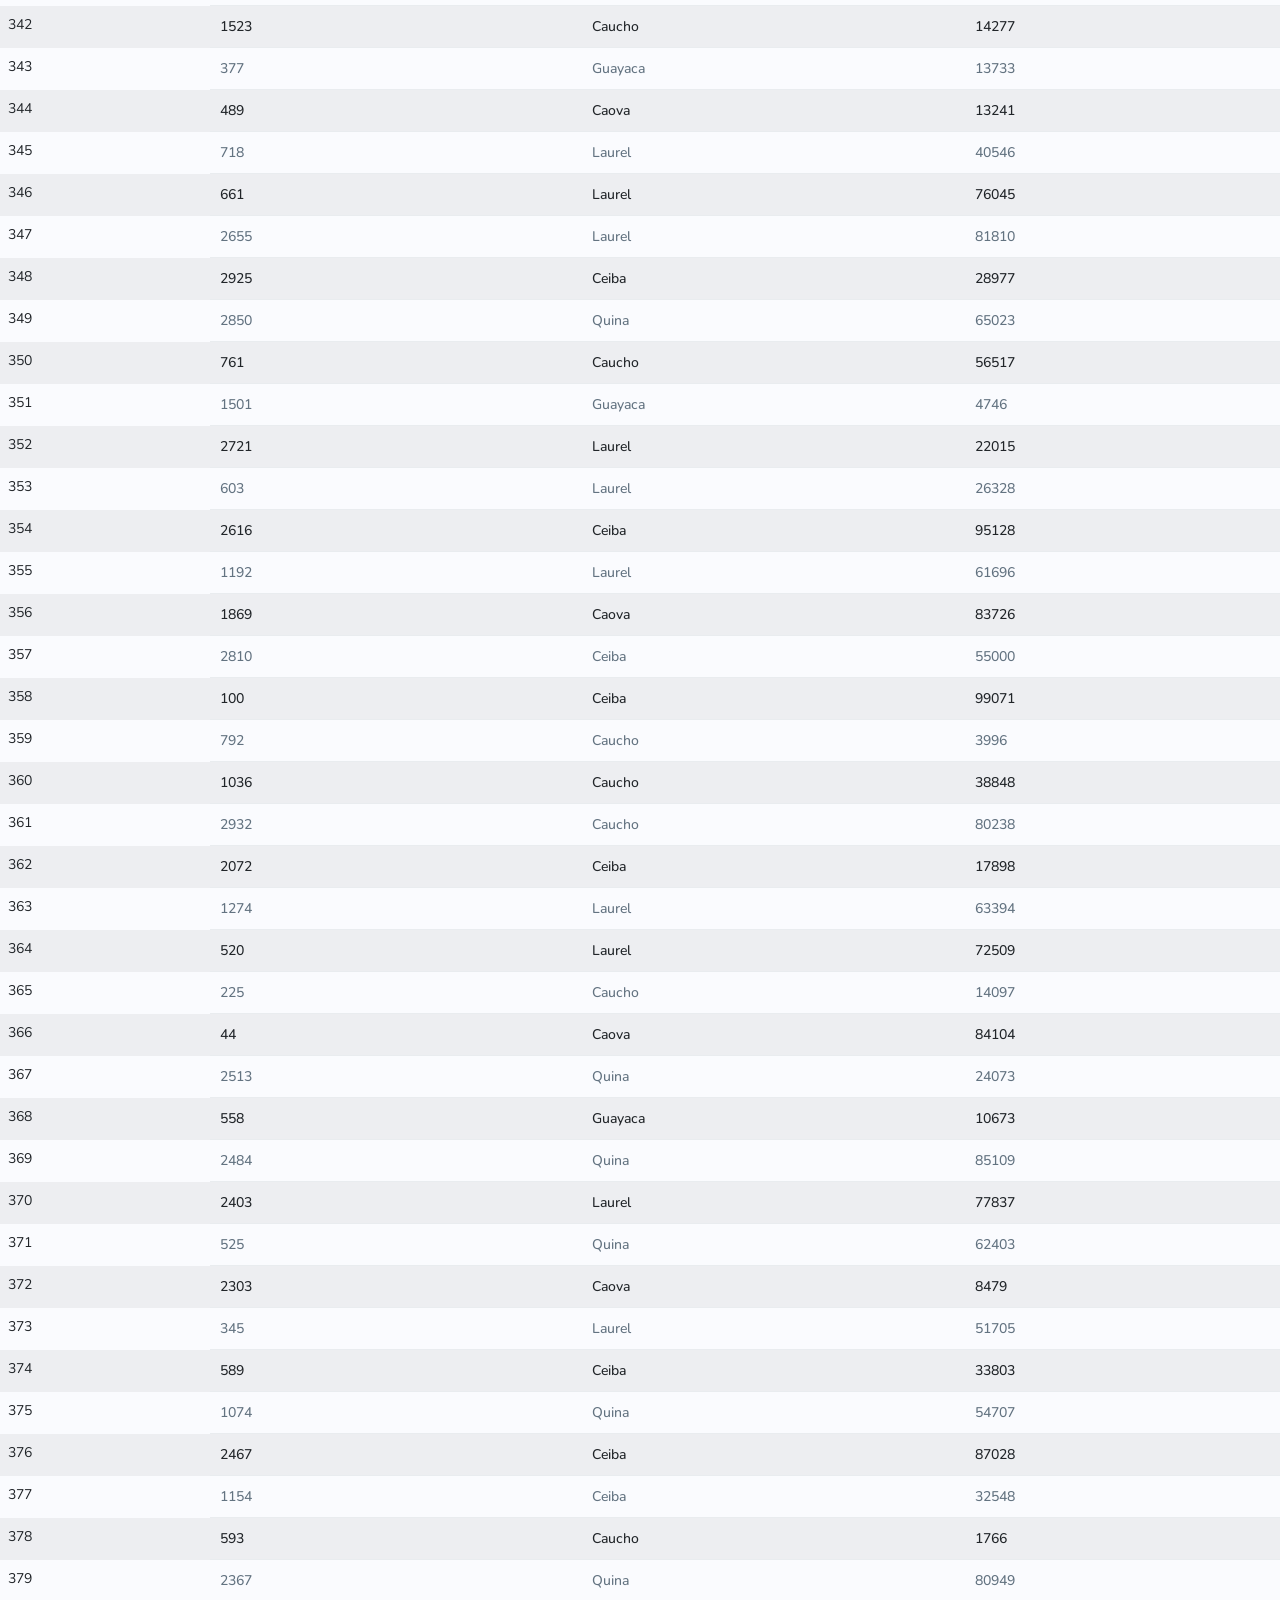
<file: tables/arboles.html>
<!DOCTYPE html>
    <html lang="en">
    <head>
        <base href="../">
		<meta charset="utf-8">
        <meta name="viewport" content="width=device-width, initial-scale=1.0, user-scalable=0">
        <meta name="description" content="POS - Bootstrap Admin Template">
		<meta name="keywords" content="admin, estimates, bootstrap, business, corporate, creative, invoice, html5, responsive, Projects">
        <meta name="author" content="Dreamguys - Bootstrap Admin Template">
        <meta name="robots" content="noindex, nofollow">
        <title>Dreams Pos admin template</title>
        <link rel="shortcut icon" type="image/x-icon" href="images/ilustracion-diseno-logotipo-arbol-abstracto_43582-134.avif">
        <link rel="stylesheet" href="assets/css/bootstrap.min.css">
		<link rel="stylesheet" href="assets/css/bootstrap-datetimepicker.min.css">
        <link rel="stylesheet" href="assets/css/animate.css">
		<link rel="stylesheet" href="assets/plugins/select2/css/select2.min.css">
		<link rel="stylesheet" href="assets/css/dataTables.bootstrap4.min.css">
		<link rel="stylesheet" href="assets/plugins/fontawesome/css/fontawesome.min.css">
		<link rel="stylesheet" href="assets/plugins/fontawesome/css/all.min.css">
        <link rel="stylesheet" href="assets/css/style.css">
    </head>
    </html>
  
        
<table class="table table-striped">
<thead>
<tr>
<th></th>
<th>id_arbol</th>
<th>Nombre</th>
<th>Precio</th>
</tr>
</thead>
<tbody>
<tr>
<th>0</th>
<td>890</td>
<td>Quina</td>
<td>45327</td>
</tr>
<tr>
<th>1</th>
<td>2360</td>
<td>Ceiba</td>
<td>79280</td>
</tr>
<tr>
<th>2</th>
<td>1774</td>
<td>Quina</td>
<td>62853</td>
</tr>
<tr>
<th>3</th>
<td>1842</td>
<td>Quina</td>
<td>71135</td>
</tr>
<tr>
<th>4</th>
<td>2515</td>
<td>Quina</td>
<td>77728</td>
</tr>
<tr>
<th>5</th>
<td>1012</td>
<td>Quina</td>
<td>73630</td>
</tr>
<tr>
<th>6</th>
<td>972</td>
<td>Ceiba</td>
<td>58268</td>
</tr>
<tr>
<th>7</th>
<td>2425</td>
<td>Guayaca</td>
<td>77618</td>
</tr>
<tr>
<th>8</th>
<td>2700</td>
<td>Laurel</td>
<td>49440</td>
</tr>
<tr>
<th>9</th>
<td>2298</td>
<td>Caucho</td>
<td>13486</td>
</tr>
<tr>
<th>10</th>
<td>2710</td>
<td>Guayaca</td>
<td>14276</td>
</tr>
<tr>
<th>11</th>
<td>254</td>
<td>Quina</td>
<td>10771</td>
</tr>
<tr>
<th>12</th>
<td>2707</td>
<td>Caucho</td>
<td>80505</td>
</tr>
<tr>
<th>13</th>
<td>2391</td>
<td>Caucho</td>
<td>44786</td>
</tr>
<tr>
<th>14</th>
<td>1346</td>
<td>Laurel</td>
<td>67989</td>
</tr>
<tr>
<th>15</th>
<td>46</td>
<td>Laurel</td>
<td>60160</td>
</tr>
<tr>
<th>16</th>
<td>2701</td>
<td>Ceiba</td>
<td>99127</td>
</tr>
<tr>
<th>17</th>
<td>2130</td>
<td>Laurel</td>
<td>9561</td>
</tr>
<tr>
<th>18</th>
<td>1037</td>
<td>Caucho</td>
<td>30166</td>
</tr>
<tr>
<th>19</th>
<td>2609</td>
<td>Guayaca</td>
<td>89525</td>
</tr>
<tr>
<th>20</th>
<td>855</td>
<td>Caucho</td>
<td>58693</td>
</tr>
<tr>
<th>21</th>
<td>2847</td>
<td>Quina</td>
<td>95217</td>
</tr>
<tr>
<th>22</th>
<td>2086</td>
<td>Laurel</td>
<td>49888</td>
</tr>
<tr>
<th>23</th>
<td>232</td>
<td>Guayaca</td>
<td>47561</td>
</tr>
<tr>
<th>24</th>
<td>2300</td>
<td>Guayaca</td>
<td>6363</td>
</tr>
<tr>
<th>25</th>
<td>2241</td>
<td>Guayaca</td>
<td>23429</td>
</tr>
<tr>
<th>26</th>
<td>1288</td>
<td>Caova</td>
<td>29438</td>
</tr>
<tr>
<th>27</th>
<td>933</td>
<td>Caucho</td>
<td>9451</td>
</tr>
<tr>
<th>28</th>
<td>1535</td>
<td>Guayaca</td>
<td>82686</td>
</tr>
<tr>
<th>29</th>
<td>2477</td>
<td>Laurel</td>
<td>45946</td>
</tr>
<tr>
<th>30</th>
<td>1287</td>
<td>Ceiba</td>
<td>52873</td>
</tr>
<tr>
<th>31</th>
<td>282</td>
<td>Quina</td>
<td>54357</td>
</tr>
<tr>
<th>32</th>
<td>1790</td>
<td>Ceiba</td>
<td>86153</td>
</tr>
<tr>
<th>33</th>
<td>1604</td>
<td>Quina</td>
<td>77928</td>
</tr>
<tr>
<th>34</th>
<td>337</td>
<td>Quina</td>
<td>16195</td>
</tr>
<tr>
<th>35</th>
<td>1255</td>
<td>Quina</td>
<td>63848</td>
</tr>
<tr>
<th>36</th>
<td>1481</td>
<td>Guayaca</td>
<td>61977</td>
</tr>
<tr>
<th>37</th>
<td>378</td>
<td>Caova</td>
<td>96073</td>
</tr>
<tr>
<th>38</th>
<td>2012</td>
<td>Guayaca</td>
<td>49197</td>
</tr>
<tr>
<th>39</th>
<td>226</td>
<td>Caucho</td>
<td>72796</td>
</tr>
<tr>
<th>40</th>
<td>1697</td>
<td>Quina</td>
<td>2667</td>
</tr>
<tr>
<th>41</th>
<td>2014</td>
<td>Caova</td>
<td>46208</td>
</tr>
<tr>
<th>42</th>
<td>1832</td>
<td>Laurel</td>
<td>73708</td>
</tr>
<tr>
<th>43</th>
<td>1129</td>
<td>Caova</td>
<td>6864</td>
</tr>
<tr>
<th>44</th>
<td>2726</td>
<td>Laurel</td>
<td>44070</td>
</tr>
<tr>
<th>45</th>
<td>2214</td>
<td>Guayaca</td>
<td>35655</td>
</tr>
<tr>
<th>46</th>
<td>574</td>
<td>Laurel</td>
<td>26978</td>
</tr>
<tr>
<th>47</th>
<td>1467</td>
<td>Laurel</td>
<td>71752</td>
</tr>
<tr>
<th>48</th>
<td>2321</td>
<td>Quina</td>
<td>82487</td>
</tr>
<tr>
<th>49</th>
<td>774</td>
<td>Laurel</td>
<td>98264</td>
</tr>
<tr>
<th>50</th>
<td>2754</td>
<td>Guayaca</td>
<td>59105</td>
</tr>
<tr>
<th>51</th>
<td>1166</td>
<td>Caucho</td>
<td>84056</td>
</tr>
<tr>
<th>52</th>
<td>2879</td>
<td>Ceiba</td>
<td>14654</td>
</tr>
<tr>
<th>53</th>
<td>1539</td>
<td>Laurel</td>
<td>12848</td>
</tr>
<tr>
<th>54</th>
<td>1129</td>
<td>Guayaca</td>
<td>5166</td>
</tr>
<tr>
<th>55</th>
<td>1863</td>
<td>Guayaca</td>
<td>81827</td>
</tr>
<tr>
<th>56</th>
<td>2790</td>
<td>Caova</td>
<td>67942</td>
</tr>
<tr>
<th>57</th>
<td>2055</td>
<td>Caova</td>
<td>18951</td>
</tr>
<tr>
<th>58</th>
<td>2450</td>
<td>Quina</td>
<td>94270</td>
</tr>
<tr>
<th>59</th>
<td>1490</td>
<td>Guayaca</td>
<td>21703</td>
</tr>
<tr>
<th>60</th>
<td>2251</td>
<td>Laurel</td>
<td>31190</td>
</tr>
<tr>
<th>61</th>
<td>1324</td>
<td>Ceiba</td>
<td>45488</td>
</tr>
<tr>
<th>62</th>
<td>2243</td>
<td>Caucho</td>
<td>36794</td>
</tr>
<tr>
<th>63</th>
<td>2070</td>
<td>Caucho</td>
<td>81220</td>
</tr>
<tr>
<th>64</th>
<td>404</td>
<td>Caucho</td>
<td>81578</td>
</tr>
<tr>
<th>65</th>
<td>627</td>
<td>Ceiba</td>
<td>60672</td>
</tr>
<tr>
<th>66</th>
<td>1411</td>
<td>Caucho</td>
<td>19771</td>
</tr>
<tr>
<th>67</th>
<td>307</td>
<td>Caova</td>
<td>79252</td>
</tr>
<tr>
<th>68</th>
<td>359</td>
<td>Caucho</td>
<td>13277</td>
</tr>
<tr>
<th>69</th>
<td>543</td>
<td>Caova</td>
<td>24024</td>
</tr>
<tr>
<th>70</th>
<td>200</td>
<td>Caova</td>
<td>80247</td>
</tr>
<tr>
<th>71</th>
<td>1407</td>
<td>Laurel</td>
<td>95725</td>
</tr>
<tr>
<th>72</th>
<td>1626</td>
<td>Ceiba</td>
<td>7187</td>
</tr>
<tr>
<th>73</th>
<td>2396</td>
<td>Quina</td>
<td>17666</td>
</tr>
<tr>
<th>74</th>
<td>439</td>
<td>Caucho</td>
<td>28249</td>
</tr>
<tr>
<th>75</th>
<td>552</td>
<td>Laurel</td>
<td>83132</td>
</tr>
<tr>
<th>76</th>
<td>417</td>
<td>Quina</td>
<td>53912</td>
</tr>
<tr>
<th>77</th>
<td>962</td>
<td>Quina</td>
<td>63289</td>
</tr>
<tr>
<th>78</th>
<td>2033</td>
<td>Guayaca</td>
<td>53475</td>
</tr>
<tr>
<th>79</th>
<td>2415</td>
<td>Laurel</td>
<td>66178</td>
</tr>
<tr>
<th>80</th>
<td>1622</td>
<td>Guayaca</td>
<td>64628</td>
</tr>
<tr>
<th>81</th>
<td>926</td>
<td>Guayaca</td>
<td>64822</td>
</tr>
<tr>
<th>82</th>
<td>1873</td>
<td>Laurel</td>
<td>94301</td>
</tr>
<tr>
<th>83</th>
<td>2561</td>
<td>Guayaca</td>
<td>49526</td>
</tr>
<tr>
<th>84</th>
<td>1207</td>
<td>Quina</td>
<td>17611</td>
</tr>
<tr>
<th>85</th>
<td>532</td>
<td>Quina</td>
<td>7384</td>
</tr>
<tr>
<th>86</th>
<td>177</td>
<td>Caova</td>
<td>76812</td>
</tr>
<tr>
<th>87</th>
<td>2600</td>
<td>Quina</td>
<td>64559</td>
</tr>
<tr>
<th>88</th>
<td>998</td>
<td>Guayaca</td>
<td>30794</td>
</tr>
<tr>
<th>89</th>
<td>1314</td>
<td>Quina</td>
<td>1945</td>
</tr>
<tr>
<th>90</th>
<td>2585</td>
<td>Quina</td>
<td>59890</td>
</tr>
<tr>
<th>91</th>
<td>2013</td>
<td>Laurel</td>
<td>15279</td>
</tr>
<tr>
<th>92</th>
<td>786</td>
<td>Caucho</td>
<td>72425</td>
</tr>
<tr>
<th>93</th>
<td>855</td>
<td>Laurel</td>
<td>30752</td>
</tr>
<tr>
<th>94</th>
<td>832</td>
<td>Caova</td>
<td>41074</td>
</tr>
<tr>
<th>95</th>
<td>2656</td>
<td>Quina</td>
<td>87545</td>
</tr>
<tr>
<th>96</th>
<td>2294</td>
<td>Ceiba</td>
<td>40021</td>
</tr>
<tr>
<th>97</th>
<td>1287</td>
<td>Caova</td>
<td>17743</td>
</tr>
<tr>
<th>98</th>
<td>2528</td>
<td>Quina</td>
<td>7802</td>
</tr>
<tr>
<th>99</th>
<td>2978</td>
<td>Laurel</td>
<td>44441</td>
</tr>
<tr>
<th>100</th>
<td>2763</td>
<td>Ceiba</td>
<td>43213</td>
</tr>
<tr>
<th>101</th>
<td>1524</td>
<td>Guayaca</td>
<td>27554</td>
</tr>
<tr>
<th>102</th>
<td>1545</td>
<td>Caucho</td>
<td>24429</td>
</tr>
<tr>
<th>103</th>
<td>1164</td>
<td>Laurel</td>
<td>64224</td>
</tr>
<tr>
<th>104</th>
<td>178</td>
<td>Ceiba</td>
<td>57776</td>
</tr>
<tr>
<th>105</th>
<td>2936</td>
<td>Caova</td>
<td>98260</td>
</tr>
<tr>
<th>106</th>
<td>2251</td>
<td>Guayaca</td>
<td>86193</td>
</tr>
<tr>
<th>107</th>
<td>1071</td>
<td>Guayaca</td>
<td>39045</td>
</tr>
<tr>
<th>108</th>
<td>58</td>
<td>Ceiba</td>
<td>46925</td>
</tr>
<tr>
<th>109</th>
<td>629</td>
<td>Quina</td>
<td>80067</td>
</tr>
<tr>
<th>110</th>
<td>2185</td>
<td>Ceiba</td>
<td>21736</td>
</tr>
<tr>
<th>111</th>
<td>555</td>
<td>Laurel</td>
<td>43802</td>
</tr>
<tr>
<th>112</th>
<td>1421</td>
<td>Caova</td>
<td>24231</td>
</tr>
<tr>
<th>113</th>
<td>953</td>
<td>Ceiba</td>
<td>32728</td>
</tr>
<tr>
<th>114</th>
<td>1206</td>
<td>Quina</td>
<td>31251</td>
</tr>
<tr>
<th>115</th>
<td>1449</td>
<td>Quina</td>
<td>81081</td>
</tr>
<tr>
<th>116</th>
<td>2801</td>
<td>Guayaca</td>
<td>69179</td>
</tr>
<tr>
<th>117</th>
<td>655</td>
<td>Caucho</td>
<td>32992</td>
</tr>
<tr>
<th>118</th>
<td>1456</td>
<td>Guayaca</td>
<td>72934</td>
</tr>
<tr>
<th>119</th>
<td>582</td>
<td>Laurel</td>
<td>53887</td>
</tr>
<tr>
<th>120</th>
<td>1909</td>
<td>Laurel</td>
<td>82647</td>
</tr>
<tr>
<th>121</th>
<td>1304</td>
<td>Ceiba</td>
<td>95559</td>
</tr>
<tr>
<th>122</th>
<td>167</td>
<td>Caova</td>
<td>57804</td>
</tr>
<tr>
<th>123</th>
<td>1238</td>
<td>Laurel</td>
<td>64004</td>
</tr>
<tr>
<th>124</th>
<td>2505</td>
<td>Caova</td>
<td>33917</td>
</tr>
<tr>
<th>125</th>
<td>2357</td>
<td>Caucho</td>
<td>23295</td>
</tr>
<tr>
<th>126</th>
<td>892</td>
<td>Caucho</td>
<td>64574</td>
</tr>
<tr>
<th>127</th>
<td>2731</td>
<td>Laurel</td>
<td>69430</td>
</tr>
<tr>
<th>128</th>
<td>2770</td>
<td>Ceiba</td>
<td>69999</td>
</tr>
<tr>
<th>129</th>
<td>2027</td>
<td>Ceiba</td>
<td>55902</td>
</tr>
<tr>
<th>130</th>
<td>1803</td>
<td>Caucho</td>
<td>52394</td>
</tr>
<tr>
<th>131</th>
<td>2660</td>
<td>Caucho</td>
<td>34266</td>
</tr>
<tr>
<th>132</th>
<td>2685</td>
<td>Quina</td>
<td>90944</td>
</tr>
<tr>
<th>133</th>
<td>663</td>
<td>Caova</td>
<td>56939</td>
</tr>
<tr>
<th>134</th>
<td>1994</td>
<td>Caova</td>
<td>97074</td>
</tr>
<tr>
<th>135</th>
<td>789</td>
<td>Guayaca</td>
<td>40842</td>
</tr>
<tr>
<th>136</th>
<td>1059</td>
<td>Laurel</td>
<td>7967</td>
</tr>
<tr>
<th>137</th>
<td>2382</td>
<td>Caucho</td>
<td>44687</td>
</tr>
<tr>
<th>138</th>
<td>1173</td>
<td>Ceiba</td>
<td>82457</td>
</tr>
<tr>
<th>139</th>
<td>892</td>
<td>Ceiba</td>
<td>85660</td>
</tr>
<tr>
<th>140</th>
<td>543</td>
<td>Laurel</td>
<td>42098</td>
</tr>
<tr>
<th>141</th>
<td>1202</td>
<td>Ceiba</td>
<td>22837</td>
</tr>
<tr>
<th>142</th>
<td>2815</td>
<td>Ceiba</td>
<td>61649</td>
</tr>
<tr>
<th>143</th>
<td>1496</td>
<td>Caova</td>
<td>11480</td>
</tr>
<tr>
<th>144</th>
<td>345</td>
<td>Laurel</td>
<td>46666</td>
</tr>
<tr>
<th>145</th>
<td>2473</td>
<td>Caova</td>
<td>51846</td>
</tr>
<tr>
<th>146</th>
<td>621</td>
<td>Quina</td>
<td>41233</td>
</tr>
<tr>
<th>147</th>
<td>9</td>
<td>Ceiba</td>
<td>75524</td>
</tr>
<tr>
<th>148</th>
<td>2585</td>
<td>Caucho</td>
<td>45610</td>
</tr>
<tr>
<th>149</th>
<td>2303</td>
<td>Quina</td>
<td>43130</td>
</tr>
<tr>
<th>150</th>
<td>2089</td>
<td>Guayaca</td>
<td>27049</td>
</tr>
<tr>
<th>151</th>
<td>878</td>
<td>Quina</td>
<td>77488</td>
</tr>
<tr>
<th>152</th>
<td>1000</td>
<td>Ceiba</td>
<td>48552</td>
</tr>
<tr>
<th>153</th>
<td>180</td>
<td>Laurel</td>
<td>86291</td>
</tr>
<tr>
<th>154</th>
<td>2475</td>
<td>Guayaca</td>
<td>40072</td>
</tr>
<tr>
<th>155</th>
<td>2902</td>
<td>Caova</td>
<td>25836</td>
</tr>
<tr>
<th>156</th>
<td>777</td>
<td>Quina</td>
<td>1904</td>
</tr>
<tr>
<th>157</th>
<td>1641</td>
<td>Laurel</td>
<td>41454</td>
</tr>
<tr>
<th>158</th>
<td>353</td>
<td>Quina</td>
<td>11045</td>
</tr>
<tr>
<th>159</th>
<td>513</td>
<td>Caova</td>
<td>18567</td>
</tr>
<tr>
<th>160</th>
<td>2664</td>
<td>Laurel</td>
<td>2977</td>
</tr>
<tr>
<th>161</th>
<td>177</td>
<td>Caucho</td>
<td>95680</td>
</tr>
<tr>
<th>162</th>
<td>145</td>
<td>Caova</td>
<td>27804</td>
</tr>
<tr>
<th>163</th>
<td>863</td>
<td>Caova</td>
<td>28423</td>
</tr>
<tr>
<th>164</th>
<td>378</td>
<td>Ceiba</td>
<td>5702</td>
</tr>
<tr>
<th>165</th>
<td>1833</td>
<td>Caucho</td>
<td>91622</td>
</tr>
<tr>
<th>166</th>
<td>1571</td>
<td>Caova</td>
<td>72185</td>
</tr>
<tr>
<th>167</th>
<td>849</td>
<td>Quina</td>
<td>31672</td>
</tr>
<tr>
<th>168</th>
<td>2461</td>
<td>Guayaca</td>
<td>68144</td>
</tr>
<tr>
<th>169</th>
<td>735</td>
<td>Guayaca</td>
<td>87342</td>
</tr>
<tr>
<th>170</th>
<td>630</td>
<td>Guayaca</td>
<td>77604</td>
</tr>
<tr>
<th>171</th>
<td>1396</td>
<td>Quina</td>
<td>61680</td>
</tr>
<tr>
<th>172</th>
<td>2835</td>
<td>Caucho</td>
<td>90408</td>
</tr>
<tr>
<th>173</th>
<td>2194</td>
<td>Quina</td>
<td>19686</td>
</tr>
<tr>
<th>174</th>
<td>2185</td>
<td>Guayaca</td>
<td>27476</td>
</tr>
<tr>
<th>175</th>
<td>953</td>
<td>Caova</td>
<td>63032</td>
</tr>
<tr>
<th>176</th>
<td>1837</td>
<td>Caova</td>
<td>41358</td>
</tr>
<tr>
<th>177</th>
<td>777</td>
<td>Ceiba</td>
<td>60729</td>
</tr>
<tr>
<th>178</th>
<td>2574</td>
<td>Ceiba</td>
<td>33629</td>
</tr>
<tr>
<th>179</th>
<td>174</td>
<td>Laurel</td>
<td>81484</td>
</tr>
<tr>
<th>180</th>
<td>146</td>
<td>Guayaca</td>
<td>43662</td>
</tr>
<tr>
<th>181</th>
<td>2444</td>
<td>Caova</td>
<td>88829</td>
</tr>
<tr>
<th>182</th>
<td>2319</td>
<td>Ceiba</td>
<td>46370</td>
</tr>
<tr>
<th>183</th>
<td>1539</td>
<td>Quina</td>
<td>61215</td>
</tr>
<tr>
<th>184</th>
<td>1348</td>
<td>Caucho</td>
<td>68280</td>
</tr>
<tr>
<th>185</th>
<td>379</td>
<td>Caucho</td>
<td>1952</td>
</tr>
<tr>
<th>186</th>
<td>1547</td>
<td>Caucho</td>
<td>18968</td>
</tr>
<tr>
<th>187</th>
<td>1096</td>
<td>Guayaca</td>
<td>53678</td>
</tr>
<tr>
<th>188</th>
<td>1161</td>
<td>Laurel</td>
<td>18333</td>
</tr>
<tr>
<th>189</th>
<td>2190</td>
<td>Ceiba</td>
<td>52677</td>
</tr>
<tr>
<th>190</th>
<td>1769</td>
<td>Quina</td>
<td>88286</td>
</tr>
<tr>
<th>191</th>
<td>1073</td>
<td>Ceiba</td>
<td>32125</td>
</tr>
<tr>
<th>192</th>
<td>1520</td>
<td>Quina</td>
<td>31339</td>
</tr>
<tr>
<th>193</th>
<td>2550</td>
<td>Ceiba</td>
<td>56529</td>
</tr>
<tr>
<th>194</th>
<td>1223</td>
<td>Laurel</td>
<td>52200</td>
</tr>
<tr>
<th>195</th>
<td>1748</td>
<td>Laurel</td>
<td>74073</td>
</tr>
<tr>
<th>196</th>
<td>1199</td>
<td>Quina</td>
<td>48137</td>
</tr>
<tr>
<th>197</th>
<td>2770</td>
<td>Laurel</td>
<td>76662</td>
</tr>
<tr>
<th>198</th>
<td>580</td>
<td>Caucho</td>
<td>29309</td>
</tr>
<tr>
<th>199</th>
<td>1434</td>
<td>Ceiba</td>
<td>76820</td>
</tr>
<tr>
<th>200</th>
<td>2692</td>
<td>Guayaca</td>
<td>58524</td>
</tr>
<tr>
<th>201</th>
<td>2040</td>
<td>Guayaca</td>
<td>58679</td>
</tr>
<tr>
<th>202</th>
<td>264</td>
<td>Guayaca</td>
<td>79922</td>
</tr>
<tr>
<th>203</th>
<td>1276</td>
<td>Laurel</td>
<td>9482</td>
</tr>
<tr>
<th>204</th>
<td>543</td>
<td>Guayaca</td>
<td>99586</td>
</tr>
<tr>
<th>205</th>
<td>1662</td>
<td>Caova</td>
<td>20721</td>
</tr>
<tr>
<th>206</th>
<td>176</td>
<td>Quina</td>
<td>52146</td>
</tr>
<tr>
<th>207</th>
<td>277</td>
<td>Caucho</td>
<td>28694</td>
</tr>
<tr>
<th>208</th>
<td>2596</td>
<td>Quina</td>
<td>85466</td>
</tr>
<tr>
<th>209</th>
<td>2219</td>
<td>Caova</td>
<td>90906</td>
</tr>
<tr>
<th>210</th>
<td>182</td>
<td>Ceiba</td>
<td>24465</td>
</tr>
<tr>
<th>211</th>
<td>533</td>
<td>Quina</td>
<td>44997</td>
</tr>
<tr>
<th>212</th>
<td>2311</td>
<td>Caova</td>
<td>11290</td>
</tr>
<tr>
<th>213</th>
<td>2233</td>
<td>Laurel</td>
<td>73748</td>
</tr>
<tr>
<th>214</th>
<td>2</td>
<td>Laurel</td>
<td>37574</td>
</tr>
<tr>
<th>215</th>
<td>2608</td>
<td>Caucho</td>
<td>95546</td>
</tr>
<tr>
<th>216</th>
<td>2334</td>
<td>Guayaca</td>
<td>25836</td>
</tr>
<tr>
<th>217</th>
<td>1870</td>
<td>Caucho</td>
<td>10232</td>
</tr>
<tr>
<th>218</th>
<td>2587</td>
<td>Caova</td>
<td>83362</td>
</tr>
<tr>
<th>219</th>
<td>2838</td>
<td>Laurel</td>
<td>7755</td>
</tr>
<tr>
<th>220</th>
<td>390</td>
<td>Laurel</td>
<td>41672</td>
</tr>
<tr>
<th>221</th>
<td>2542</td>
<td>Caova</td>
<td>3091</td>
</tr>
<tr>
<th>222</th>
<td>490</td>
<td>Ceiba</td>
<td>69157</td>
</tr>
<tr>
<th>223</th>
<td>101</td>
<td>Ceiba</td>
<td>5334</td>
</tr>
<tr>
<th>224</th>
<td>689</td>
<td>Caucho</td>
<td>7326</td>
</tr>
<tr>
<th>225</th>
<td>2826</td>
<td>Guayaca</td>
<td>78090</td>
</tr>
<tr>
<th>226</th>
<td>944</td>
<td>Guayaca</td>
<td>75284</td>
</tr>
<tr>
<th>227</th>
<td>1268</td>
<td>Quina</td>
<td>23333</td>
</tr>
<tr>
<th>228</th>
<td>2999</td>
<td>Guayaca</td>
<td>60932</td>
</tr>
<tr>
<th>229</th>
<td>2783</td>
<td>Ceiba</td>
<td>9792</td>
</tr>
<tr>
<th>230</th>
<td>2204</td>
<td>Caucho</td>
<td>57173</td>
</tr>
<tr>
<th>231</th>
<td>1195</td>
<td>Caucho</td>
<td>88284</td>
</tr>
<tr>
<th>232</th>
<td>391</td>
<td>Caova</td>
<td>6418</td>
</tr>
<tr>
<th>233</th>
<td>1063</td>
<td>Caova</td>
<td>28161</td>
</tr>
<tr>
<th>234</th>
<td>1379</td>
<td>Laurel</td>
<td>8626</td>
</tr>
<tr>
<th>235</th>
<td>1645</td>
<td>Guayaca</td>
<td>82540</td>
</tr>
<tr>
<th>236</th>
<td>2891</td>
<td>Laurel</td>
<td>63161</td>
</tr>
<tr>
<th>237</th>
<td>896</td>
<td>Quina</td>
<td>86438</td>
</tr>
<tr>
<th>238</th>
<td>2981</td>
<td>Caucho</td>
<td>40089</td>
</tr>
<tr>
<th>239</th>
<td>2030</td>
<td>Caova</td>
<td>45990</td>
</tr>
<tr>
<th>240</th>
<td>405</td>
<td>Caucho</td>
<td>67097</td>
</tr>
<tr>
<th>241</th>
<td>2068</td>
<td>Laurel</td>
<td>24743</td>
</tr>
<tr>
<th>242</th>
<td>1790</td>
<td>Quina</td>
<td>60199</td>
</tr>
<tr>
<th>243</th>
<td>1207</td>
<td>Ceiba</td>
<td>95433</td>
</tr>
<tr>
<th>244</th>
<td>909</td>
<td>Quina</td>
<td>71463</td>
</tr>
<tr>
<th>245</th>
<td>601</td>
<td>Laurel</td>
<td>44450</td>
</tr>
<tr>
<th>246</th>
<td>115</td>
<td>Guayaca</td>
<td>20341</td>
</tr>
<tr>
<th>247</th>
<td>1317</td>
<td>Ceiba</td>
<td>43499</td>
</tr>
<tr>
<th>248</th>
<td>1596</td>
<td>Caucho</td>
<td>1058</td>
</tr>
<tr>
<th>249</th>
<td>1647</td>
<td>Caucho</td>
<td>92955</td>
</tr>
<tr>
<th>250</th>
<td>1851</td>
<td>Laurel</td>
<td>15215</td>
</tr>
<tr>
<th>251</th>
<td>2939</td>
<td>Guayaca</td>
<td>95095</td>
</tr>
<tr>
<th>252</th>
<td>772</td>
<td>Caucho</td>
<td>16308</td>
</tr>
<tr>
<th>253</th>
<td>1686</td>
<td>Caova</td>
<td>71478</td>
</tr>
<tr>
<th>254</th>
<td>91</td>
<td>Caova</td>
<td>87300</td>
</tr>
<tr>
<th>255</th>
<td>2433</td>
<td>Caucho</td>
<td>95756</td>
</tr>
<tr>
<th>256</th>
<td>1361</td>
<td>Caucho</td>
<td>35979</td>
</tr>
<tr>
<th>257</th>
<td>343</td>
<td>Caucho</td>
<td>82887</td>
</tr>
<tr>
<th>258</th>
<td>764</td>
<td>Caucho</td>
<td>27175</td>
</tr>
<tr>
<th>259</th>
<td>2705</td>
<td>Quina</td>
<td>20102</td>
</tr>
<tr>
<th>260</th>
<td>1246</td>
<td>Caova</td>
<td>75024</td>
</tr>
<tr>
<th>261</th>
<td>480</td>
<td>Quina</td>
<td>40862</td>
</tr>
<tr>
<th>262</th>
<td>2707</td>
<td>Guayaca</td>
<td>35697</td>
</tr>
<tr>
<th>263</th>
<td>678</td>
<td>Laurel</td>
<td>29167</td>
</tr>
<tr>
<th>264</th>
<td>2220</td>
<td>Caova</td>
<td>97725</td>
</tr>
<tr>
<th>265</th>
<td>1794</td>
<td>Caucho</td>
<td>33462</td>
</tr>
<tr>
<th>266</th>
<td>883</td>
<td>Guayaca</td>
<td>94671</td>
</tr>
<tr>
<th>267</th>
<td>2120</td>
<td>Caova</td>
<td>54618</td>
</tr>
<tr>
<th>268</th>
<td>2492</td>
<td>Guayaca</td>
<td>40649</td>
</tr>
<tr>
<th>269</th>
<td>1754</td>
<td>Caucho</td>
<td>76927</td>
</tr>
<tr>
<th>270</th>
<td>2045</td>
<td>Ceiba</td>
<td>62953</td>
</tr>
<tr>
<th>271</th>
<td>1830</td>
<td>Laurel</td>
<td>43144</td>
</tr>
<tr>
<th>272</th>
<td>992</td>
<td>Laurel</td>
<td>94482</td>
</tr>
<tr>
<th>273</th>
<td>697</td>
<td>Caucho</td>
<td>27899</td>
</tr>
<tr>
<th>274</th>
<td>2919</td>
<td>Ceiba</td>
<td>64111</td>
</tr>
<tr>
<th>275</th>
<td>2424</td>
<td>Caova</td>
<td>83234</td>
</tr>
<tr>
<th>276</th>
<td>2442</td>
<td>Caova</td>
<td>74381</td>
</tr>
<tr>
<th>277</th>
<td>2351</td>
<td>Guayaca</td>
<td>84104</td>
</tr>
<tr>
<th>278</th>
<td>2620</td>
<td>Caova</td>
<td>53052</td>
</tr>
<tr>
<th>279</th>
<td>1154</td>
<td>Ceiba</td>
<td>39996</td>
</tr>
<tr>
<th>280</th>
<td>2499</td>
<td>Guayaca</td>
<td>63899</td>
</tr>
<tr>
<th>281</th>
<td>926</td>
<td>Caova</td>
<td>1084</td>
</tr>
<tr>
<th>282</th>
<td>507</td>
<td>Laurel</td>
<td>5755</td>
</tr>
<tr>
<th>283</th>
<td>2141</td>
<td>Guayaca</td>
<td>27186</td>
</tr>
<tr>
<th>284</th>
<td>1467</td>
<td>Ceiba</td>
<td>31700</td>
</tr>
<tr>
<th>285</th>
<td>1584</td>
<td>Caucho</td>
<td>4917</td>
</tr>
<tr>
<th>286</th>
<td>652</td>
<td>Caova</td>
<td>40313</td>
</tr>
<tr>
<th>287</th>
<td>1458</td>
<td>Guayaca</td>
<td>88687</td>
</tr>
<tr>
<th>288</th>
<td>879</td>
<td>Guayaca</td>
<td>89647</td>
</tr>
<tr>
<th>289</th>
<td>2850</td>
<td>Ceiba</td>
<td>40322</td>
</tr>
<tr>
<th>290</th>
<td>1555</td>
<td>Ceiba</td>
<td>72406</td>
</tr>
<tr>
<th>291</th>
<td>1684</td>
<td>Quina</td>
<td>43789</td>
</tr>
<tr>
<th>292</th>
<td>1571</td>
<td>Quina</td>
<td>35237</td>
</tr>
<tr>
<th>293</th>
<td>1362</td>
<td>Caucho</td>
<td>11945</td>
</tr>
<tr>
<th>294</th>
<td>166</td>
<td>Quina</td>
<td>12057</td>
</tr>
<tr>
<th>295</th>
<td>1271</td>
<td>Laurel</td>
<td>38360</td>
</tr>
<tr>
<th>296</th>
<td>1081</td>
<td>Quina</td>
<td>42872</td>
</tr>
<tr>
<th>297</th>
<td>2596</td>
<td>Caova</td>
<td>34982</td>
</tr>
<tr>
<th>298</th>
<td>1322</td>
<td>Caova</td>
<td>37703</td>
</tr>
<tr>
<th>299</th>
<td>1912</td>
<td>Laurel</td>
<td>8608</td>
</tr>
<tr>
<th>300</th>
<td>645</td>
<td>Laurel</td>
<td>17567</td>
</tr>
<tr>
<th>301</th>
<td>2845</td>
<td>Caova</td>
<td>91370</td>
</tr>
<tr>
<th>302</th>
<td>1540</td>
<td>Quina</td>
<td>72864</td>
</tr>
<tr>
<th>303</th>
<td>925</td>
<td>Quina</td>
<td>59887</td>
</tr>
<tr>
<th>304</th>
<td>457</td>
<td>Guayaca</td>
<td>84445</td>
</tr>
<tr>
<th>305</th>
<td>566</td>
<td>Caucho</td>
<td>85856</td>
</tr>
<tr>
<th>306</th>
<td>146</td>
<td>Caucho</td>
<td>90703</td>
</tr>
<tr>
<th>307</th>
<td>2612</td>
<td>Guayaca</td>
<td>39472</td>
</tr>
<tr>
<th>308</th>
<td>2750</td>
<td>Caova</td>
<td>43796</td>
</tr>
<tr>
<th>309</th>
<td>1216</td>
<td>Quina</td>
<td>77255</td>
</tr>
<tr>
<th>310</th>
<td>2981</td>
<td>Guayaca</td>
<td>2076</td>
</tr>
<tr>
<th>311</th>
<td>55</td>
<td>Quina</td>
<td>26590</td>
</tr>
<tr>
<th>312</th>
<td>1464</td>
<td>Ceiba</td>
<td>24490</td>
</tr>
<tr>
<th>313</th>
<td>659</td>
<td>Guayaca</td>
<td>58143</td>
</tr>
<tr>
<th>314</th>
<td>2623</td>
<td>Quina</td>
<td>57721</td>
</tr>
<tr>
<th>315</th>
<td>2411</td>
<td>Quina</td>
<td>33743</td>
</tr>
<tr>
<th>316</th>
<td>768</td>
<td>Ceiba</td>
<td>11593</td>
</tr>
<tr>
<th>317</th>
<td>1</td>
<td>Caucho</td>
<td>18724</td>
</tr>
<tr>
<th>318</th>
<td>357</td>
<td>Ceiba</td>
<td>21710</td>
</tr>
<tr>
<th>319</th>
<td>12</td>
<td>Guayaca</td>
<td>95159</td>
</tr>
<tr>
<th>320</th>
<td>2847</td>
<td>Caova</td>
<td>59816</td>
</tr>
<tr>
<th>321</th>
<td>385</td>
<td>Quina</td>
<td>48812</td>
</tr>
<tr>
<th>322</th>
<td>1037</td>
<td>Guayaca</td>
<td>89031</td>
</tr>
<tr>
<th>323</th>
<td>219</td>
<td>Caucho</td>
<td>37963</td>
</tr>
<tr>
<th>324</th>
<td>138</td>
<td>Laurel</td>
<td>28799</td>
</tr>
<tr>
<th>325</th>
<td>2717</td>
<td>Quina</td>
<td>92149</td>
</tr>
<tr>
<th>326</th>
<td>2571</td>
<td>Ceiba</td>
<td>5463</td>
</tr>
<tr>
<th>327</th>
<td>3000</td>
<td>Caova</td>
<td>67031</td>
</tr>
<tr>
<th>328</th>
<td>1450</td>
<td>Laurel</td>
<td>25420</td>
</tr>
<tr>
<th>329</th>
<td>1667</td>
<td>Laurel</td>
<td>71723</td>
</tr>
<tr>
<th>330</th>
<td>1033</td>
<td>Guayaca</td>
<td>65828</td>
</tr>
<tr>
<th>331</th>
<td>46</td>
<td>Ceiba</td>
<td>9443</td>
</tr>
<tr>
<th>332</th>
<td>2518</td>
<td>Laurel</td>
<td>28361</td>
</tr>
<tr>
<th>333</th>
<td>1933</td>
<td>Caucho</td>
<td>78415</td>
</tr>
<tr>
<th>334</th>
<td>403</td>
<td>Guayaca</td>
<td>54571</td>
</tr>
<tr>
<th>335</th>
<td>2485</td>
<td>Caova</td>
<td>34958</td>
</tr>
<tr>
<th>336</th>
<td>342</td>
<td>Caucho</td>
<td>17564</td>
</tr>
<tr>
<th>337</th>
<td>1838</td>
<td>Laurel</td>
<td>3934</td>
</tr>
<tr>
<th>338</th>
<td>688</td>
<td>Guayaca</td>
<td>3810</td>
</tr>
<tr>
<th>339</th>
<td>154</td>
<td>Caucho</td>
<td>17753</td>
</tr>
<tr>
<th>340</th>
<td>531</td>
<td>Caucho</td>
<td>1750</td>
</tr>
<tr>
<th>341</th>
<td>1693</td>
<td>Laurel</td>
<td>24366</td>
</tr>
<tr>
<th>342</th>
<td>1523</td>
<td>Caucho</td>
<td>14277</td>
</tr>
<tr>
<th>343</th>
<td>377</td>
<td>Guayaca</td>
<td>13733</td>
</tr>
<tr>
<th>344</th>
<td>489</td>
<td>Caova</td>
<td>13241</td>
</tr>
<tr>
<th>345</th>
<td>718</td>
<td>Laurel</td>
<td>40546</td>
</tr>
<tr>
<th>346</th>
<td>661</td>
<td>Laurel</td>
<td>76045</td>
</tr>
<tr>
<th>347</th>
<td>2655</td>
<td>Laurel</td>
<td>81810</td>
</tr>
<tr>
<th>348</th>
<td>2925</td>
<td>Ceiba</td>
<td>28977</td>
</tr>
<tr>
<th>349</th>
<td>2850</td>
<td>Quina</td>
<td>65023</td>
</tr>
<tr>
<th>350</th>
<td>761</td>
<td>Caucho</td>
<td>56517</td>
</tr>
<tr>
<th>351</th>
<td>1501</td>
<td>Guayaca</td>
<td>4746</td>
</tr>
<tr>
<th>352</th>
<td>2721</td>
<td>Laurel</td>
<td>22015</td>
</tr>
<tr>
<th>353</th>
<td>603</td>
<td>Laurel</td>
<td>26328</td>
</tr>
<tr>
<th>354</th>
<td>2616</td>
<td>Ceiba</td>
<td>95128</td>
</tr>
<tr>
<th>355</th>
<td>1192</td>
<td>Laurel</td>
<td>61696</td>
</tr>
<tr>
<th>356</th>
<td>1869</td>
<td>Caova</td>
<td>83726</td>
</tr>
<tr>
<th>357</th>
<td>2810</td>
<td>Ceiba</td>
<td>55000</td>
</tr>
<tr>
<th>358</th>
<td>100</td>
<td>Ceiba</td>
<td>99071</td>
</tr>
<tr>
<th>359</th>
<td>792</td>
<td>Caucho</td>
<td>3996</td>
</tr>
<tr>
<th>360</th>
<td>1036</td>
<td>Caucho</td>
<td>38848</td>
</tr>
<tr>
<th>361</th>
<td>2932</td>
<td>Caucho</td>
<td>80238</td>
</tr>
<tr>
<th>362</th>
<td>2072</td>
<td>Ceiba</td>
<td>17898</td>
</tr>
<tr>
<th>363</th>
<td>1274</td>
<td>Laurel</td>
<td>63394</td>
</tr>
<tr>
<th>364</th>
<td>520</td>
<td>Laurel</td>
<td>72509</td>
</tr>
<tr>
<th>365</th>
<td>225</td>
<td>Caucho</td>
<td>14097</td>
</tr>
<tr>
<th>366</th>
<td>44</td>
<td>Caova</td>
<td>84104</td>
</tr>
<tr>
<th>367</th>
<td>2513</td>
<td>Quina</td>
<td>24073</td>
</tr>
<tr>
<th>368</th>
<td>558</td>
<td>Guayaca</td>
<td>10673</td>
</tr>
<tr>
<th>369</th>
<td>2484</td>
<td>Quina</td>
<td>85109</td>
</tr>
<tr>
<th>370</th>
<td>2403</td>
<td>Laurel</td>
<td>77837</td>
</tr>
<tr>
<th>371</th>
<td>525</td>
<td>Quina</td>
<td>62403</td>
</tr>
<tr>
<th>372</th>
<td>2303</td>
<td>Caova</td>
<td>8479</td>
</tr>
<tr>
<th>373</th>
<td>345</td>
<td>Laurel</td>
<td>51705</td>
</tr>
<tr>
<th>374</th>
<td>589</td>
<td>Ceiba</td>
<td>33803</td>
</tr>
<tr>
<th>375</th>
<td>1074</td>
<td>Quina</td>
<td>54707</td>
</tr>
<tr>
<th>376</th>
<td>2467</td>
<td>Ceiba</td>
<td>87028</td>
</tr>
<tr>
<th>377</th>
<td>1154</td>
<td>Ceiba</td>
<td>32548</td>
</tr>
<tr>
<th>378</th>
<td>593</td>
<td>Caucho</td>
<td>1766</td>
</tr>
<tr>
<th>379</th>
<td>2367</td>
<td>Quina</td>
<td>80949</td>
</tr>
<tr>
<th>380</th>
<td>2136</td>
<td>Quina</td>
<td>68519</td>
</tr>
<tr>
<th>381</th>
<td>446</td>
<td>Ceiba</td>
<td>92304</td>
</tr>
<tr>
<th>382</th>
<td>2571</td>
<td>Laurel</td>
<td>65217</td>
</tr>
<tr>
<th>383</th>
<td>2841</td>
<td>Ceiba</td>
<td>26158</td>
</tr>
<tr>
<th>384</th>
<td>1364</td>
<td>Ceiba</td>
<td>64455</td>
</tr>
<tr>
<th>385</th>
<td>703</td>
<td>Caova</td>
<td>42069</td>
</tr>
<tr>
<th>386</th>
<td>696</td>
<td>Caucho</td>
<td>6345</td>
</tr>
<tr>
<th>387</th>
<td>1949</td>
<td>Quina</td>
<td>28377</td>
</tr>
<tr>
<th>388</th>
<td>1180</td>
<td>Caova</td>
<td>67360</td>
</tr>
<tr>
<th>389</th>
<td>675</td>
<td>Quina</td>
<td>21875</td>
</tr>
<tr>
<th>390</th>
<td>2992</td>
<td>Ceiba</td>
<td>1781</td>
</tr>
<tr>
<th>391</th>
<td>853</td>
<td>Guayaca</td>
<td>96956</td>
</tr>
<tr>
<th>392</th>
<td>1733</td>
<td>Guayaca</td>
<td>57607</td>
</tr>
<tr>
<th>393</th>
<td>1995</td>
<td>Caova</td>
<td>78729</td>
</tr>
<tr>
<th>394</th>
<td>2725</td>
<td>Laurel</td>
<td>55935</td>
</tr>
<tr>
<th>395</th>
<td>346</td>
<td>Quina</td>
<td>65022</td>
</tr>
<tr>
<th>396</th>
<td>2618</td>
<td>Ceiba</td>
<td>88563</td>
</tr>
<tr>
<th>397</th>
<td>1588</td>
<td>Ceiba</td>
<td>85644</td>
</tr>
<tr>
<th>398</th>
<td>895</td>
<td>Guayaca</td>
<td>57855</td>
</tr>
<tr>
<th>399</th>
<td>316</td>
<td>Quina</td>
<td>42502</td>
</tr>
<tr>
<th>400</th>
<td>994</td>
<td>Ceiba</td>
<td>46506</td>
</tr>
<tr>
<th>401</th>
<td>2341</td>
<td>Caucho</td>
<td>59894</td>
</tr>
<tr>
<th>402</th>
<td>2803</td>
<td>Caucho</td>
<td>47497</td>
</tr>
<tr>
<th>403</th>
<td>968</td>
<td>Laurel</td>
<td>5206</td>
</tr>
<tr>
<th>404</th>
<td>2756</td>
<td>Quina</td>
<td>22084</td>
</tr>
<tr>
<th>405</th>
<td>2959</td>
<td>Laurel</td>
<td>7816</td>
</tr>
<tr>
<th>406</th>
<td>153</td>
<td>Ceiba</td>
<td>95944</td>
</tr>
<tr>
<th>407</th>
<td>2456</td>
<td>Caova</td>
<td>87879</td>
</tr>
<tr>
<th>408</th>
<td>1110</td>
<td>Laurel</td>
<td>94713</td>
</tr>
<tr>
<th>409</th>
<td>2180</td>
<td>Guayaca</td>
<td>31511</td>
</tr>
<tr>
<th>410</th>
<td>1019</td>
<td>Ceiba</td>
<td>58926</td>
</tr>
<tr>
<th>411</th>
<td>1881</td>
<td>Guayaca</td>
<td>96727</td>
</tr>
<tr>
<th>412</th>
<td>2945</td>
<td>Laurel</td>
<td>70777</td>
</tr>
<tr>
<th>413</th>
<td>2090</td>
<td>Guayaca</td>
<td>56553</td>
</tr>
<tr>
<th>414</th>
<td>2447</td>
<td>Laurel</td>
<td>97290</td>
</tr>
<tr>
<th>415</th>
<td>2343</td>
<td>Ceiba</td>
<td>30121</td>
</tr>
<tr>
<th>416</th>
<td>441</td>
<td>Caova</td>
<td>77273</td>
</tr>
<tr>
<th>417</th>
<td>1315</td>
<td>Caucho</td>
<td>38542</td>
</tr>
<tr>
<th>418</th>
<td>2785</td>
<td>Quina</td>
<td>57976</td>
</tr>
<tr>
<th>419</th>
<td>1728</td>
<td>Laurel</td>
<td>4670</td>
</tr>
<tr>
<th>420</th>
<td>8</td>
<td>Caucho</td>
<td>34981</td>
</tr>
<tr>
<th>421</th>
<td>1808</td>
<td>Laurel</td>
<td>93656</td>
</tr>
<tr>
<th>422</th>
<td>1879</td>
<td>Quina</td>
<td>84932</td>
</tr>
<tr>
<th>423</th>
<td>713</td>
<td>Quina</td>
<td>41635</td>
</tr>
<tr>
<th>424</th>
<td>2533</td>
<td>Caucho</td>
<td>16744</td>
</tr>
<tr>
<th>425</th>
<td>2743</td>
<td>Quina</td>
<td>53194</td>
</tr>
<tr>
<th>426</th>
<td>1488</td>
<td>Guayaca</td>
<td>26520</td>
</tr>
<tr>
<th>427</th>
<td>1455</td>
<td>Laurel</td>
<td>52079</td>
</tr>
<tr>
<th>428</th>
<td>2980</td>
<td>Caucho</td>
<td>60207</td>
</tr>
<tr>
<th>429</th>
<td>1072</td>
<td>Ceiba</td>
<td>87416</td>
</tr>
<tr>
<th>430</th>
<td>1211</td>
<td>Laurel</td>
<td>79448</td>
</tr>
<tr>
<th>431</th>
<td>408</td>
<td>Laurel</td>
<td>80304</td>
</tr>
<tr>
<th>432</th>
<td>2267</td>
<td>Quina</td>
<td>58676</td>
</tr>
<tr>
<th>433</th>
<td>1843</td>
<td>Quina</td>
<td>22683</td>
</tr>
<tr>
<th>434</th>
<td>2179</td>
<td>Caova</td>
<td>36497</td>
</tr>
<tr>
<th>435</th>
<td>896</td>
<td>Quina</td>
<td>32244</td>
</tr>
<tr>
<th>436</th>
<td>1635</td>
<td>Guayaca</td>
<td>49788</td>
</tr>
<tr>
<th>437</th>
<td>835</td>
<td>Caucho</td>
<td>67101</td>
</tr>
<tr>
<th>438</th>
<td>1973</td>
<td>Quina</td>
<td>85270</td>
</tr>
<tr>
<th>439</th>
<td>1058</td>
<td>Laurel</td>
<td>98984</td>
</tr>
<tr>
<th>440</th>
<td>49</td>
<td>Caucho</td>
<td>42719</td>
</tr>
<tr>
<th>441</th>
<td>1671</td>
<td>Guayaca</td>
<td>84667</td>
</tr>
<tr>
<th>442</th>
<td>2535</td>
<td>Ceiba</td>
<td>76982</td>
</tr>
<tr>
<th>443</th>
<td>511</td>
<td>Laurel</td>
<td>65610</td>
</tr>
<tr>
<th>444</th>
<td>308</td>
<td>Ceiba</td>
<td>30266</td>
</tr>
<tr>
<th>445</th>
<td>1569</td>
<td>Ceiba</td>
<td>26103</td>
</tr>
<tr>
<th>446</th>
<td>861</td>
<td>Guayaca</td>
<td>84532</td>
</tr>
<tr>
<th>447</th>
<td>2712</td>
<td>Caucho</td>
<td>14516</td>
</tr>
<tr>
<th>448</th>
<td>1423</td>
<td>Laurel</td>
<td>5936</td>
</tr>
<tr>
<th>449</th>
<td>1020</td>
<td>Ceiba</td>
<td>90345</td>
</tr>
<tr>
<th>450</th>
<td>31</td>
<td>Guayaca</td>
<td>28186</td>
</tr>
<tr>
<th>451</th>
<td>2446</td>
<td>Guayaca</td>
<td>41164</td>
</tr>
<tr>
<th>452</th>
<td>19</td>
<td>Caova</td>
<td>46564</td>
</tr>
<tr>
<th>453</th>
<td>2983</td>
<td>Quina</td>
<td>29976</td>
</tr>
<tr>
<th>454</th>
<td>1284</td>
<td>Laurel</td>
<td>3500</td>
</tr>
<tr>
<th>455</th>
<td>885</td>
<td>Caucho</td>
<td>89367</td>
</tr>
<tr>
<th>456</th>
<td>1906</td>
<td>Laurel</td>
<td>46446</td>
</tr>
<tr>
<th>457</th>
<td>1835</td>
<td>Caucho</td>
<td>4656</td>
</tr>
<tr>
<th>458</th>
<td>184</td>
<td>Laurel</td>
<td>62027</td>
</tr>
<tr>
<th>459</th>
<td>1202</td>
<td>Caova</td>
<td>1182</td>
</tr>
<tr>
<th>460</th>
<td>1591</td>
<td>Guayaca</td>
<td>17338</td>
</tr>
<tr>
<th>461</th>
<td>2791</td>
<td>Quina</td>
<td>11490</td>
</tr>
<tr>
<th>462</th>
<td>2813</td>
<td>Ceiba</td>
<td>38239</td>
</tr>
<tr>
<th>463</th>
<td>1793</td>
<td>Ceiba</td>
<td>6139</td>
</tr>
<tr>
<th>464</th>
<td>1032</td>
<td>Laurel</td>
<td>68564</td>
</tr>
<tr>
<th>465</th>
<td>2188</td>
<td>Guayaca</td>
<td>64651</td>
</tr>
<tr>
<th>466</th>
<td>937</td>
<td>Caova</td>
<td>50528</td>
</tr>
<tr>
<th>467</th>
<td>1082</td>
<td>Caova</td>
<td>71554</td>
</tr>
<tr>
<th>468</th>
<td>2887</td>
<td>Caova</td>
<td>81169</td>
</tr>
<tr>
<th>469</th>
<td>642</td>
<td>Quina</td>
<td>22898</td>
</tr>
<tr>
<th>470</th>
<td>858</td>
<td>Caucho</td>
<td>89109</td>
</tr>
<tr>
<th>471</th>
<td>378</td>
<td>Guayaca</td>
<td>44467</td>
</tr>
<tr>
<th>472</th>
<td>877</td>
<td>Caucho</td>
<td>66653</td>
</tr>
<tr>
<th>473</th>
<td>1120</td>
<td>Ceiba</td>
<td>64711</td>
</tr>
<tr>
<th>474</th>
<td>521</td>
<td>Ceiba</td>
<td>82291</td>
</tr>
<tr>
<th>475</th>
<td>1350</td>
<td>Ceiba</td>
<td>92815</td>
</tr>
<tr>
<th>476</th>
<td>2203</td>
<td>Caucho</td>
<td>10899</td>
</tr>
<tr>
<th>477</th>
<td>728</td>
<td>Caova</td>
<td>71257</td>
</tr>
<tr>
<th>478</th>
<td>2296</td>
<td>Caucho</td>
<td>44215</td>
</tr>
<tr>
<th>479</th>
<td>1266</td>
<td>Ceiba</td>
<td>76830</td>
</tr>
<tr>
<th>480</th>
<td>739</td>
<td>Laurel</td>
<td>80336</td>
</tr>
<tr>
<th>481</th>
<td>1565</td>
<td>Guayaca</td>
<td>27983</td>
</tr>
<tr>
<th>482</th>
<td>2552</td>
<td>Guayaca</td>
<td>34782</td>
</tr>
<tr>
<th>483</th>
<td>2114</td>
<td>Ceiba</td>
<td>54832</td>
</tr>
<tr>
<th>484</th>
<td>1268</td>
<td>Ceiba</td>
<td>93519</td>
</tr>
<tr>
<th>485</th>
<td>2737</td>
<td>Ceiba</td>
<td>2404</td>
</tr>
<tr>
<th>486</th>
<td>1703</td>
<td>Laurel</td>
<td>77671</td>
</tr>
<tr>
<th>487</th>
<td>415</td>
<td>Caova</td>
<td>30146</td>
</tr>
<tr>
<th>488</th>
<td>2051</td>
<td>Guayaca</td>
<td>92440</td>
</tr>
<tr>
<th>489</th>
<td>1113</td>
<td>Quina</td>
<td>57725</td>
</tr>
<tr>
<th>490</th>
<td>657</td>
<td>Guayaca</td>
<td>28582</td>
</tr>
<tr>
<th>491</th>
<td>2611</td>
<td>Caova</td>
<td>67988</td>
</tr>
<tr>
<th>492</th>
<td>1439</td>
<td>Caucho</td>
<td>89708</td>
</tr>
<tr>
<th>493</th>
<td>2064</td>
<td>Caova</td>
<td>20206</td>
</tr>
<tr>
<th>494</th>
<td>1889</td>
<td>Guayaca</td>
<td>2494</td>
</tr>
<tr>
<th>495</th>
<td>2097</td>
<td>Caucho</td>
<td>58983</td>
</tr>
<tr>
<th>496</th>
<td>608</td>
<td>Quina</td>
<td>88774</td>
</tr>
<tr>
<th>497</th>
<td>493</td>
<td>Ceiba</td>
<td>50742</td>
</tr>
<tr>
<th>498</th>
<td>50</td>
<td>Caucho</td>
<td>85190</td>
</tr>
<tr>
<th>499</th>
<td>2448</td>
<td>Caova</td>
<td>47801</td>
</tr>
</tbody>
</table>
<body>
<html>
</file>
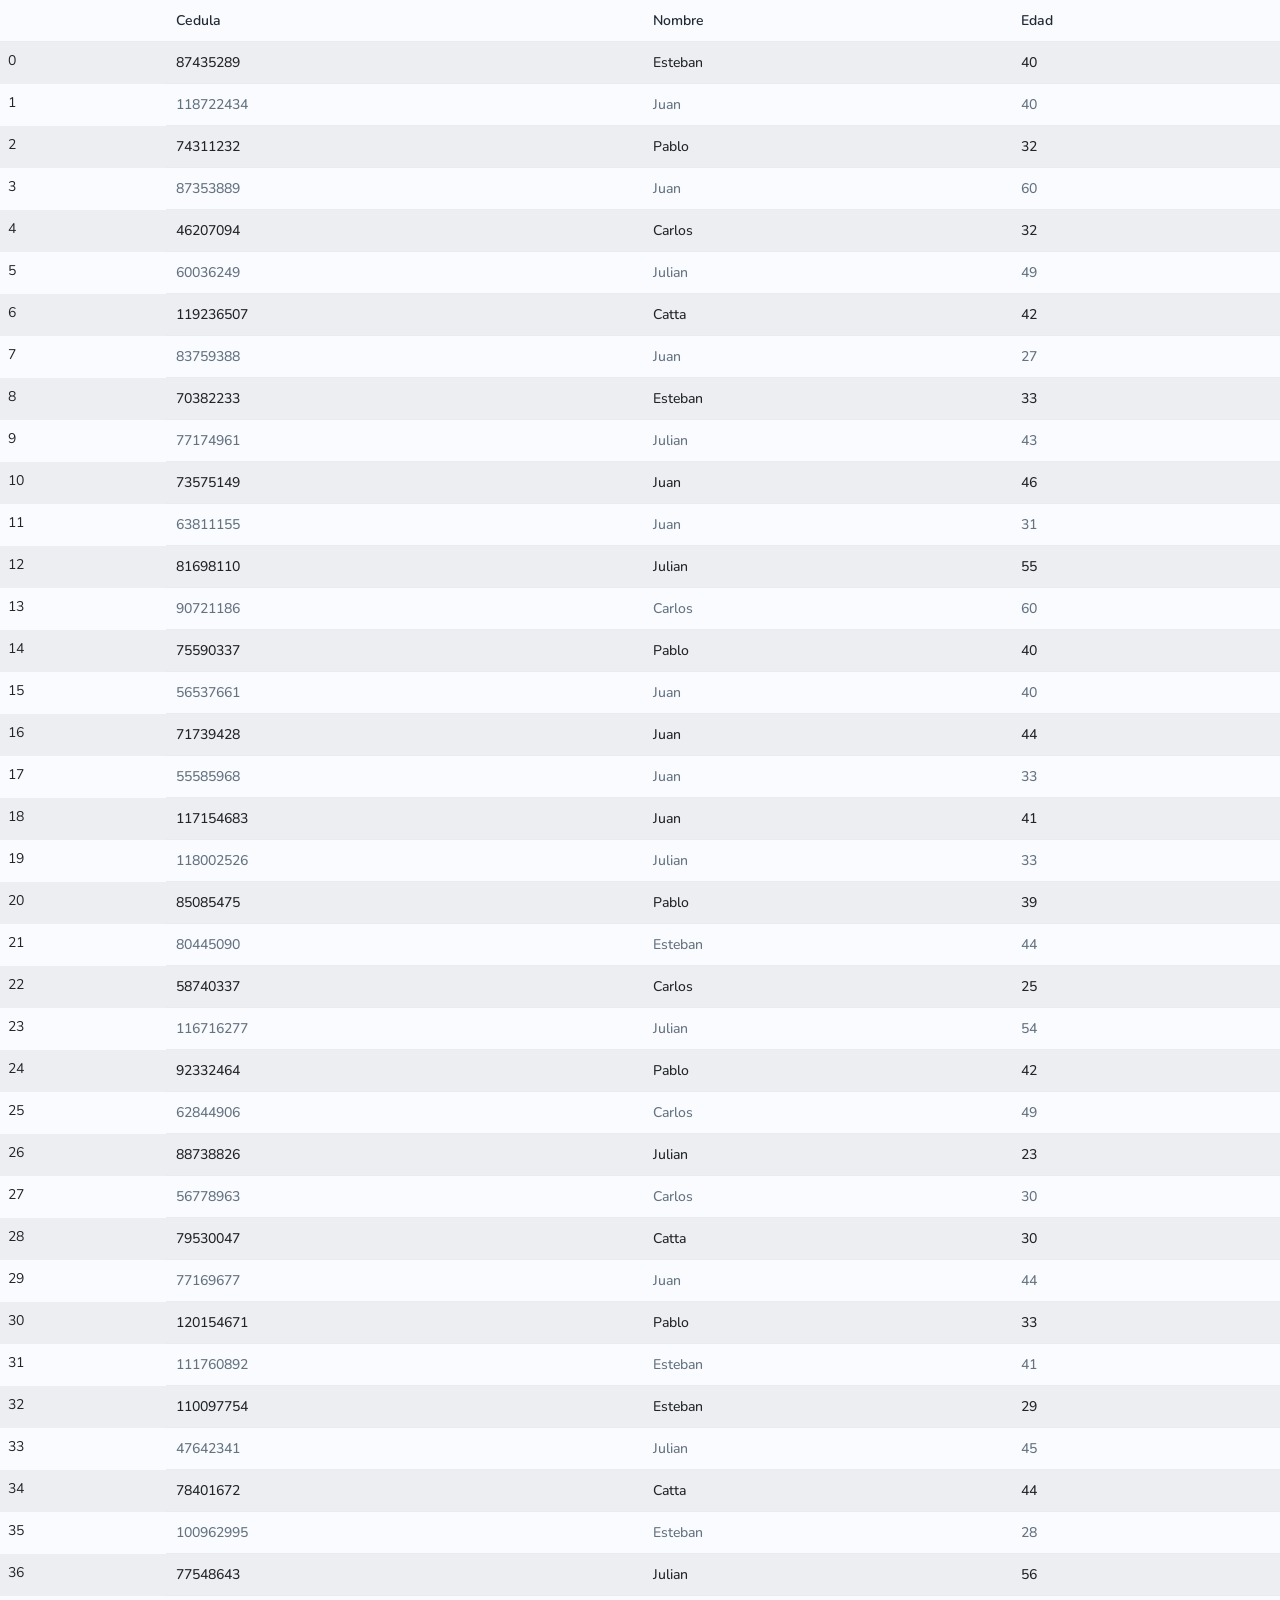
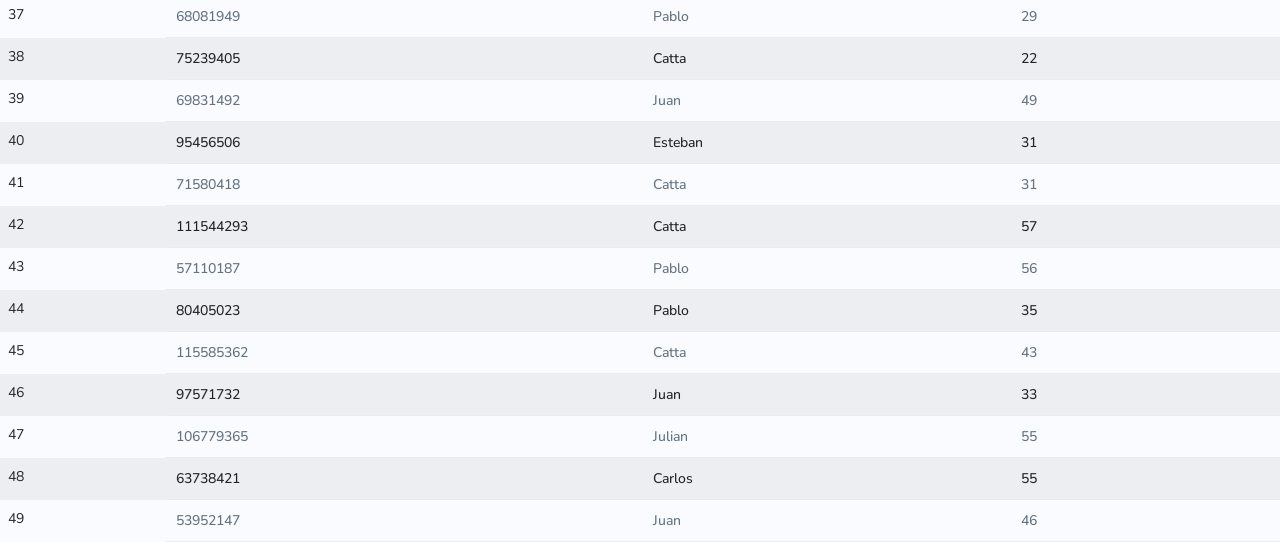
<file: tables/cultivadores.html>
<!DOCTYPE html>
    <html lang="en">
    <head>
        <base href="../">
		<meta charset="utf-8">
        <meta name="viewport" content="width=device-width, initial-scale=1.0, user-scalable=0">
        <meta name="description" content="POS - Bootstrap Admin Template">
		<meta name="keywords" content="admin, estimates, bootstrap, business, corporate, creative, invoice, html5, responsive, Projects">
        <meta name="author" content="Dreamguys - Bootstrap Admin Template">
        <meta name="robots" content="noindex, nofollow">
        <title>Dreams Pos admin template</title>
        <link rel="shortcut icon" type="image/x-icon" href="images/ilustracion-diseno-logotipo-arbol-abstracto_43582-134.avif">
        <link rel="stylesheet" href="assets/css/bootstrap.min.css">
		<link rel="stylesheet" href="assets/css/bootstrap-datetimepicker.min.css">
        <link rel="stylesheet" href="assets/css/animate.css">
		<link rel="stylesheet" href="assets/plugins/select2/css/select2.min.css">
		<link rel="stylesheet" href="assets/css/dataTables.bootstrap4.min.css">
		<link rel="stylesheet" href="assets/plugins/fontawesome/css/fontawesome.min.css">
		<link rel="stylesheet" href="assets/plugins/fontawesome/css/all.min.css">
        <link rel="stylesheet" href="assets/css/style.css">
    </head>
    </html>
        
<table class="table table-striped">
<thead>
<tr>
<th></th>
<th>Cedula</th>
<th>Nombre</th>
<th>Edad</th>
</tr>
</thead>
<tbody>
<tr>
<th>0</th>
<td>87435289</td>
<td>Esteban</td>
<td>40</td>
</tr>
<tr>
<th>1</th>
<td>118722434</td>
<td>Juan</td>
<td>40</td>
</tr>
<tr>
<th>2</th>
<td>74311232</td>
<td>Pablo</td>
<td>32</td>
</tr>
<tr>
<th>3</th>
<td>87353889</td>
<td>Juan</td>
<td>60</td>
</tr>
<tr>
<th>4</th>
<td>46207094</td>
<td>Carlos</td>
<td>32</td>
</tr>
<tr>
<th>5</th>
<td>60036249</td>
<td>Julian</td>
<td>49</td>
</tr>
<tr>
<th>6</th>
<td>119236507</td>
<td>Catta</td>
<td>42</td>
</tr>
<tr>
<th>7</th>
<td>83759388</td>
<td>Juan</td>
<td>27</td>
</tr>
<tr>
<th>8</th>
<td>70382233</td>
<td>Esteban</td>
<td>33</td>
</tr>
<tr>
<th>9</th>
<td>77174961</td>
<td>Julian</td>
<td>43</td>
</tr>
<tr>
<th>10</th>
<td>73575149</td>
<td>Juan</td>
<td>46</td>
</tr>
<tr>
<th>11</th>
<td>63811155</td>
<td>Juan</td>
<td>31</td>
</tr>
<tr>
<th>12</th>
<td>81698110</td>
<td>Julian</td>
<td>55</td>
</tr>
<tr>
<th>13</th>
<td>90721186</td>
<td>Carlos</td>
<td>60</td>
</tr>
<tr>
<th>14</th>
<td>75590337</td>
<td>Pablo</td>
<td>40</td>
</tr>
<tr>
<th>15</th>
<td>56537661</td>
<td>Juan</td>
<td>40</td>
</tr>
<tr>
<th>16</th>
<td>71739428</td>
<td>Juan</td>
<td>44</td>
</tr>
<tr>
<th>17</th>
<td>55585968</td>
<td>Juan</td>
<td>33</td>
</tr>
<tr>
<th>18</th>
<td>117154683</td>
<td>Juan</td>
<td>41</td>
</tr>
<tr>
<th>19</th>
<td>118002526</td>
<td>Julian</td>
<td>33</td>
</tr>
<tr>
<th>20</th>
<td>85085475</td>
<td>Pablo</td>
<td>39</td>
</tr>
<tr>
<th>21</th>
<td>80445090</td>
<td>Esteban</td>
<td>44</td>
</tr>
<tr>
<th>22</th>
<td>58740337</td>
<td>Carlos</td>
<td>25</td>
</tr>
<tr>
<th>23</th>
<td>116716277</td>
<td>Julian</td>
<td>54</td>
</tr>
<tr>
<th>24</th>
<td>92332464</td>
<td>Pablo</td>
<td>42</td>
</tr>
<tr>
<th>25</th>
<td>62844906</td>
<td>Carlos</td>
<td>49</td>
</tr>
<tr>
<th>26</th>
<td>88738826</td>
<td>Julian</td>
<td>23</td>
</tr>
<tr>
<th>27</th>
<td>56778963</td>
<td>Carlos</td>
<td>30</td>
</tr>
<tr>
<th>28</th>
<td>79530047</td>
<td>Catta</td>
<td>30</td>
</tr>
<tr>
<th>29</th>
<td>77169677</td>
<td>Juan</td>
<td>44</td>
</tr>
<tr>
<th>30</th>
<td>120154671</td>
<td>Pablo</td>
<td>33</td>
</tr>
<tr>
<th>31</th>
<td>111760892</td>
<td>Esteban</td>
<td>41</td>
</tr>
<tr>
<th>32</th>
<td>110097754</td>
<td>Esteban</td>
<td>29</td>
</tr>
<tr>
<th>33</th>
<td>47642341</td>
<td>Julian</td>
<td>45</td>
</tr>
<tr>
<th>34</th>
<td>78401672</td>
<td>Catta</td>
<td>44</td>
</tr>
<tr>
<th>35</th>
<td>100962995</td>
<td>Esteban</td>
<td>28</td>
</tr>
<tr>
<th>36</th>
<td>77548643</td>
<td>Julian</td>
<td>56</td>
</tr>
<tr>
<th>37</th>
<td>68081949</td>
<td>Pablo</td>
<td>29</td>
</tr>
<tr>
<th>38</th>
<td>75239405</td>
<td>Catta</td>
<td>22</td>
</tr>
<tr>
<th>39</th>
<td>69831492</td>
<td>Juan</td>
<td>49</td>
</tr>
<tr>
<th>40</th>
<td>95456506</td>
<td>Esteban</td>
<td>31</td>
</tr>
<tr>
<th>41</th>
<td>71580418</td>
<td>Catta</td>
<td>31</td>
</tr>
<tr>
<th>42</th>
<td>111544293</td>
<td>Catta</td>
<td>57</td>
</tr>
<tr>
<th>43</th>
<td>57110187</td>
<td>Pablo</td>
<td>56</td>
</tr>
<tr>
<th>44</th>
<td>80405023</td>
<td>Pablo</td>
<td>35</td>
</tr>
<tr>
<th>45</th>
<td>115585362</td>
<td>Catta</td>
<td>43</td>
</tr>
<tr>
<th>46</th>
<td>97571732</td>
<td>Juan</td>
<td>33</td>
</tr>
<tr>
<th>47</th>
<td>106779365</td>
<td>Julian</td>
<td>55</td>
</tr>
<tr>
<th>48</th>
<td>63738421</td>
<td>Carlos</td>
<td>55</td>
</tr>
<tr>
<th>49</th>
<td>53952147</td>
<td>Juan</td>
<td>46</td>
</tr>
</tbody>
</table>
<body>
<html>
</file>
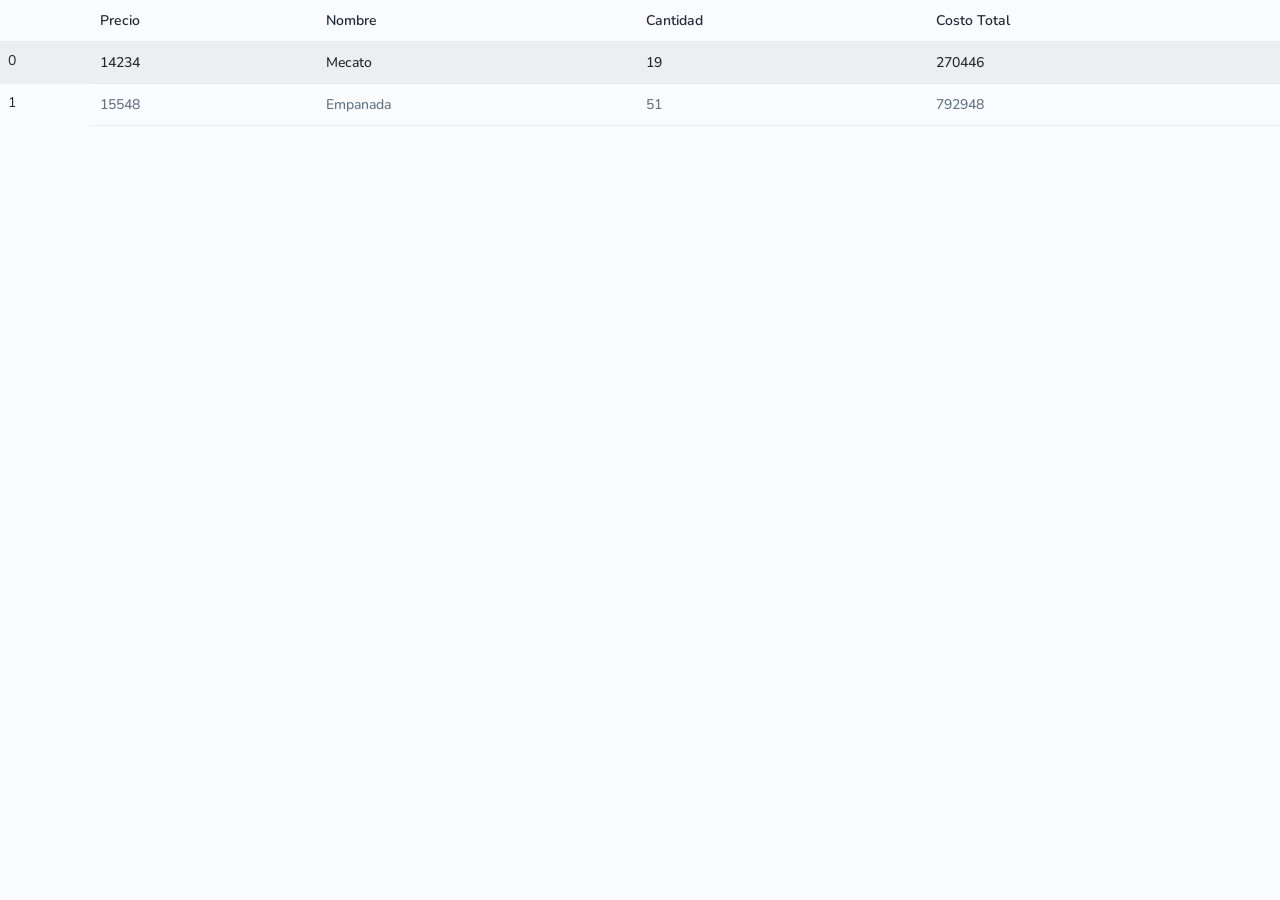
<file: tables/refrigerios.html>
<!DOCTYPE html>
    <html lang="en">
    <head>
        <base href="../">
		<meta charset="utf-8">
        <meta name="viewport" content="width=device-width, initial-scale=1.0, user-scalable=0">
        <meta name="description" content="POS - Bootstrap Admin Template">
		<meta name="keywords" content="admin, estimates, bootstrap, business, corporate, creative, invoice, html5, responsive, Projects">
        <meta name="author" content="Dreamguys - Bootstrap Admin Template">
        <meta name="robots" content="noindex, nofollow">
        <title>Dreams Pos admin template</title>
        <link rel="shortcut icon" type="image/x-icon" href="images/ilustracion-diseno-logotipo-arbol-abstracto_43582-134.avif">
        <link rel="stylesheet" href="assets/css/bootstrap.min.css">
		<link rel="stylesheet" href="assets/css/bootstrap-datetimepicker.min.css">
        <link rel="stylesheet" href="assets/css/animate.css">
		<link rel="stylesheet" href="assets/plugins/select2/css/select2.min.css">
		<link rel="stylesheet" href="assets/css/dataTables.bootstrap4.min.css">
		<link rel="stylesheet" href="assets/plugins/fontawesome/css/fontawesome.min.css">
		<link rel="stylesheet" href="assets/plugins/fontawesome/css/all.min.css">
        <link rel="stylesheet" href="assets/css/style.css">
    </head>
    </html>
        
<table class="table table-striped">
<thead>
<tr>
<th></th>
<th>Precio</th>
<th>Nombre</th>
<th>Cantidad</th>
<th>Costo Total</th>
</tr>
</thead>
<tbody>
<tr>
<th>0</th>
<td>14234</td>
<td>Mecato</td>
<td>19</td>
<td>270446</td>
</tr>
<tr>
<th>1</th>
<td>15548</td>
<td>Empanada</td>
<td>51</td>
<td>792948</td>
</tr>
</tbody>
</table>
<body>
<html>
</file>
<file: assets/css/style.css>
/****** UTILS ******/ /*** default values ***/
/***** custom values *****/
/***** Grid Values *****/
/** Extends **/
@import url("https://fonts.googleapis.com/css2?family=Nunito:wght@400;500;600;700&display=swap");
.css-equal-content, .css-equal-heights {
  display: flex;
  display: -webkit-flex;
  flex-wrap: wrap;
  -webkit-flex-wrap: wrap;
}

.activity .activity-list, .notifications .notification-list, .sidebar .sidebar-right ul {
  list-style: none;
  padding: 0;
  margin: 0;
}

.css-equal-content {
  color: red;
  float: left;
}

.pass-group .toggle-password,
.pass-group .toggle-passworda, .profile-set .profile-top .profileupload a, .productset .productsetimg, .productset.active .check-product, .order-list .actionproducts > ul > li .deletebg, .product-details, .header-menuset ul li a, .owl-product .owl-nav button, .productimg .productcontet h4, .increment-decrement .input-groups input[type=button], .setvaluecash ul li a, .select-split .btn-filters, .product-view .product-viewimg, .productviewset .productviewscontent a, .image-upload-new .productviewscontent a, .add-icon span, .add-icon a, .slider-product-details .owl-carousel .owl-nav button, .product-list ul li .productviews .productviewscontent a, .login-wrapper .login-content .form-sociallink ul li a, .login-wrapper .login-content .toggle-passwords, .login-wrapper .login-content .toggle-password, .dash-widget .dash-widgetimg span, .image-upload.image-upload-new .image-uploads, .search-set .btn-filter, .page-header .btn-filter, .customizer-links, .modal .modal-footer .btn-print, .modal .close,
.modal .btn-close, .sidebar .nav-link, div#global-loader, .searchinputs .search-addon span, .user-menu.nav > li > a .badge, .error-page .main-wrapper, .error-page, .icons-items .icons-list li, .icons-list li, .form-group .btn-filters, .input-group .scanner-set, .avatar .avatar-title {
  justify-content: center;
  -webkit-justify-content: center;
  -ms-flex-pack: center;
}

.pass-group .toggle-password,
.pass-group .toggle-passworda, .profile-set .profile-top .profileupload a, .profile-set .profile-top .profile-contentimg, .profile-set .profile-top .profile-content, .profile-set .profile-top, .productset .productsetimg, .productset.active .check-product, .order-list .actionproducts > ul > li .deletebg, .order-list .actionproducts > ul, .order-list, .totalitem, .btn-scanner-set, .product-details, .invoice-load-btn .btn, .header-menuset ul li a, .header-menuset ul li, .header-menuset ul, .calculator-set ul, .btn-pos ul, .actionproduct ul, .owl-product .owl-nav button, .tab-set ul, .productimg .productlinkset, .productimg .productcontet h4, .productimg, .increment-decrement .input-groups input[type=button], .increment-decrement .input-groups, .product-lists, .setvalue ul li, .setvaluecash ul li a, .setvaluecash ul, .btn-totallabel, .select-split .btn-filters, .select-split, .product-view .product-viewimg, .productviewset .productviewscontent a, .image-upload-new .productviewscontent a, .image-upload-new .productviewscontent, .card-sales-split, .total-order ul li, .add-icon span, .add-icon a, .slider-product-details .owl-carousel .owl-nav button, .input-checkset ul, .bar-code-view, .product-list ul li .productviews .productviewscontent a, .product-list ul li .productviews .productviewscontent, .product-list ul li .productviews, .product-list ul, .login-wrapper .login-content .form-sociallink ul li a, .login-wrapper .login-content .form-sociallink ul, .login-wrapper .login-content .toggle-passwords, .login-wrapper .login-content .toggle-password, .graph-sets > ul, .graph-sets, .dash-count, .dash-widget .dash-widgetimg span, .dash-widget, .image-upload.image-upload-new .image-uploads, .wordset ul, .search-set .btn-filter, .search-set, .table-top, .page-header .btn-added, .page-header .btn-filter, .page-header, .chat-cont-right ul.list-unstyled .media.received .chat-msg-info, .chat-cont-right ul.list-unstyled .media.sent .media-body .chat-msg-info, .chat-search .input-group .input-group-prepend, .switch-wrapper #dark-mode-toggle .light-mode, .switch-wrapper #dark-mode-toggle .dark-mode, .switch-wrapper #dark-mode-toggle, .sidebar-content .sidebar-header, .modal .modal-footer .btn-print, .modal .close,
.modal .btn-close, .modal-barcode ul, .productimgname, .sidebar .sub-menu a, .sidebar .nav-link, .sidebar .sidebar-menu > ul > li > a, div#global-loader, .sidebar.sidebar-four .sidebar-menu ul li a, .sidebar.sidebar-two .sidebar-menu > ul > li.submenu ul li a, .searchinputs .search-addon span, .user-menu.nav > li.flag-nav a, .user-menu.nav > li > a .badge, .header-split .header-menu ul li a, .header-split .header-menu ul, .header-split, .header-pos.header .user-menu.nav li, .header-pos.header .topnav-dropdown-footer, .header-pos.header .topnav-dropdown-header, .searchpart .searchhead, .header .menu-drop-user .dropdown-item, .header .userset, .header .header-left, .error-page, .icons-items .icons-list li, .icons-list li, .form-group .btn-filters, .input-group .scanner-set, .btn-white, .avatar .avatar-title {
  align-items: center;
  -webkit-box-align: center;
  -ms-flex-align: center;
}

.profile-set .profile-top .profile-contentimg, .profile-set .profile-top, .order-list, .totalitem, .invoice-load-btn .btn, .header-menuset ul li, .btn-pos ul, .product-lists, .setvalue ul li, .btn-totallabel, .image-upload-new .productviewscontent, .card-sales-split, .bar-code-view, .product-list ul li .productviews .productviewscontent, .dash-count, .table-top, .page-header, .chat-cont-left .chat-scroll .media .media-body, .sidebar-content .sidebar-header, .sidebar .sub-menu a, .header-split, .header-pos.header .topnav-dropdown-footer, .header-pos.header .topnav-dropdown-header, .searchpart .searchhead, .header .header-left, .btn-white {
  justify-content: space-between;
  -webkit-justify-content: space-between;
  -ms-flex-pack: space-between;
}

.customizer-links ul li a, .align-center {
  display: flex;
  display: -webkit-flex;
  align-items: center;
  -webkit-align-items: center;
  justify-content: center;
  -webkit-justify-content: center;
}

.activity .activity-list, .notifications .notification-list, .sidebar .sidebar-right ul {
  list-style: none;
  padding: 0;
  margin: 0;
}

.switch-wrapper #dark-mode-toggle .light-mode, .switch-wrapper #dark-mode-toggle .dark-mode, .switch-wrapper #dark-mode-toggle, .avatar-group {
  display: -webkit-inline-box;
  display: -ms-inline-flexbox;
  display: inline-flex;
}

.pass-group .toggle-password,
.pass-group .toggle-passworda, .profile-set .profile-top .profileupload a, .profile-set .profile-top .profile-contentimg, .profile-set .profile-top .profile-content, .profile-set .profile-top, .productset .productsetimg, .productset.active .check-product, .order-list .actionproducts > ul > li .deletebg, .order-list .actionproducts > ul, .order-list, .totalitem, .btn-scanner-set, .product-details, .header-menuset ul li a, .header-menuset ul li, .header-menuset ul, .calculator-set ul, .btn-pos ul li a.btn, .btn-pos ul, .actionproduct ul, .owl-product .owl-nav button, .tab-set ul, .productimg .productlinkset, .productimg .productcontet h4, .productimg, .increment-decrement .input-groups input[type=button], .increment-decrement .input-groups, .product-lists, .setvalue ul li, .setvaluecash ul li a, .setvaluecash ul, .btn-totallabel, .select-split .btn-filters, .select-split, .product-view .product-viewimg, .productviewset .productviewscontent a, .image-upload-new .productviewscontent a, .image-upload-new .productviewscontent, .card-sales-split ul, .card-sales-split, .total-order ul li, .add-icon span, .add-icon a, .slider-product-details .owl-carousel .owl-nav button, .productdetails > ul > li, .input-checkset ul, .bar-code-view, .product-list ul li .productviews .productviewscontent a, .product-list ul li .productviews .productviewscontent, .product-list ul li .productviews, .product-list ul, .login-wrapper .login-content .form-sociallink ul li a, .login-wrapper .login-content .form-sociallink ul, .login-wrapper .login-content .toggle-passwords, .login-wrapper .login-content .toggle-password, .login-wrapper, .graph-sets > ul, .graph-sets, .dash-count, .dash-widget .dash-widgetimg span, .dash-widget, .image-upload.image-upload-new .image-uploads, .wordset ul, .search-set .btn-filter, .search-set, .table-top, .page-header .btn-added, .page-header .btn-filter, .page-header, .chat-cont-right ul.list-unstyled .media.received .chat-msg-attachments, .chat-cont-right ul.list-unstyled .media.received .chat-msg-info, .chat-cont-right ul.list-unstyled .media.sent .media-body .chat-msg-info, .chat-cont-right ul.list-unstyled .media.sent .media-body .chat-msg-attachments, .chat-cont-right ul.list-unstyled .media.sent .media-body, .chat-cont-left .chat-scroll .media .media-body, .chat-search .input-group .input-group-prepend, .sidebar-content .sidebar-header, .customizer-links, .modal .modal-footer .btn-print, .modal .close,
.modal .btn-close, .modal-barcode ul, .productimgname, .sidebar .nav-items .nav-link, .sidebar .sub-menu a, .sidebar .nav-link, .sidebar .sidebar-menu > ul > li > a, .sidebar, div#global-loader, .sidebar.sidebar-four .sidebar-menu ul li a, .sidebar.sidebar-four .sidebar-menu, .searchinputs .search-addon span, .user-menu.nav > li.flag-nav a, .user-menu.nav > li > a .badge, .profilename .profileset, .header-split .header-menu ul li a, .header-split .header-menu ul, .header-split, .header-pos.header .user-menu.nav li, .header-pos.header .topnav-dropdown-footer, .header-pos.header .topnav-dropdown-header, .searchpart .searchhead, .header .menu-drop-user .dropdown-item, .header .userset, .header .header-left, .error-page .main-wrapper, .error-page, .icons-items .icons-list li, .icons-items .icons-list, .icons-list li, .icons-list, .form-group .btn-filters, .input-group, .input-group .scanner-set, .dropdown-menu .dropdown-item, .btn-white, .avatar .avatar-title {
  display: -webkit-box;
  display: -ms-flexbox;
  display: flex;
}

.profile-set .profile-top .profile-contentimg, .profile-set .profile-top, .order-list, .totalitem, .invoice-load-btn .btn, .header-menuset ul li, .btn-pos ul, .product-lists, .setvalue ul li, .btn-totallabel, .image-upload-new .productviewscontent, .card-sales-split, .bar-code-view, .product-list ul li .productviews .productviewscontent, .dash-count, .table-top, .page-header, .chat-cont-left .chat-scroll .media .media-body, .sidebar-content .sidebar-header, .sidebar .sub-menu a, .header-split, .header-pos.header .topnav-dropdown-footer, .header-pos.header .topnav-dropdown-header, .searchpart .searchhead, .header .header-left, .btn-white {
  justify-content: space-between;
  -webkit-justify-content: space-between;
  -ms-flex-pack: space-between;
}

.header-menuset ul, .calculator-set ul, .btn-pos ul, .tab-set ul, .productdetails > ul > li, .input-checkset ul, .product-list ul, .login-wrapper .login-content .form-sociallink ul, .login-wrapper, .chat-cont-right ul.list-unstyled .media.received .chat-msg-info, .chat-cont-right ul.list-unstyled .media.sent .media-body .chat-msg-info, .customizer-links, .modal-barcode ul, .error-page .main-wrapper, .icons-items .icons-list, .icons-list {
  -ms-flex-wrap: wrap;
  flex-wrap: wrap;
}

.chat-cont-right ul.list-unstyled .media.sent .media-body {
  -webkit-box-align: flex-end;
  -ms-flex-align: flex-end;
  align-items: flex-end;
}

.setvaluecash ul li a, .chat-cont-right ul.list-unstyled .media.sent .media-body, .sidebar .nav-items .nav-link {
  -ms-flex-direction: column;
  flex-direction: column;
}

/******* BASE *******/
html, body, div, span, applet, object, iframe, h1, h2, h3, h4, h5, h6, p, blockquote, pre, a, abbr, acronym, address, big, cite, code, del, dfn, em, img, ins, kbd, q, s, samp, small, strike, strong, sub, sup, tt, var, b, u, i, center, dl, dt, dd, ol, ul, li, fieldset, form, label, legend, table, caption, tbody, tfoot, thead, tr, th, td, article, aside, canvas, details, embed, figure, figcaption, footer, header, hgroup, menu, nav, output, ruby, section, summary, time, mark, audio, video {
  margin: 0;
  padding: 0;
  border: 0;
  font-size: 100%;
  font: inherit;
  vertical-align: baseline;
}

body {
  overflow-x: hidden;
}

/* HTML5 display-role reset for older browsers */
* {
  box-sizing: border-box;
}

article, aside, details, figcaption, figure, footer, header, hgroup, menu, nav, section {
  display: block;
}

body {
  line-height: 1;
}

ol, ul {
  list-style: none;
}

blockquote, q {
  quotes: none;
}

blockquote:before, blockquote:after {
  content: "";
  content: none;
}

q:before, q:after {
  content: "";
  content: none;
}

table {
  border-collapse: collapse;
  border-spacing: 0;
}

h1 {
  font-weight: normal;
  font-size: 40px;
}
@media (max-width: 767px) {
  h1 {
    font-size: 27px;
  }
}

h2 {
  font-weight: normal;
  font-size: 30px;
}
@media (max-width: 767px) {
  h2 {
    font-size: 23px;
  }
}

h3 {
  font-weight: normal;
  font-size: 24px;
}
@media (max-width: 1023px) {
  h3 {
    font-size: 20px;
  }
}
@media (max-width: 767px) {
  h3 {
    font-size: 16px;
  }
}

h4 {
  font-weight: normal;
  font-size: 21px;
}
@media (max-width: 1023px) {
  h4 {
    font-size: 18px;
  }
}
@media (max-width: 767px) {
  h4 {
    font-size: 18px;
  }
}

h5 {
  font-weight: normal;
  font-size: 19px;
}
@media (max-width: 1023px) {
  h5 {
    font-size: 18px;
  }
}

h6 {
  font-weight: normal;
  font-size: 18px;
}
@media (max-width: 1023px) {
  h6 {
    font-size: 16px;
  }
}

body {
  font-family: "Nunito", sans-serif;
  font-size: 14px;
  color: #000;
  line-height: 1.5;
  background-color: #FAFBFE;
}

.container {
  width: 100%;
  max-width: 1140px;
  padding-left: 15px;
  padding-right: 15px;
  margin: 0 auto;
}

img {
  max-width: 100%;
  height: auto;
}

* {
  outline: none;
}

button:focus {
  box-shadow: none !important;
}

a {
  color: #FF9F43;
  cursor: pointer;
  text-decoration: none;
  -webkit-transition: all 0.2s ease;
  -ms-transition: all 0.2s ease;
  transition: all 0.2s ease;
}
a:hover {
  color: #fe820e;
  -webkit-transition: all 0.2s ease;
  -ms-transition: all 0.2s ease;
  transition: all 0.2s ease;
}
a:focus {
  outline: 0;
}

p {
  margin-bottom: 20px;
}
p:last-child {
  margin-bottom: 0;
}

strong {
  font-weight: 700;
}

/*** default values ***/
/***** custom values *****/
/***** Grid Values *****/
/** Extends **/
.css-equal-heights, .css-equal-content {
  display: flex;
  display: -webkit-flex;
  flex-wrap: wrap;
  -webkit-flex-wrap: wrap;
}

.activity .activity-list, .notifications .notification-list, .sidebar .sidebar-right ul {
  list-style: none;
  padding: 0;
  margin: 0;
}

.css-equal-content {
  color: red;
  float: left;
}

.pass-group .toggle-password,
.pass-group .toggle-passworda, .profile-set .profile-top .profileupload a, .productset .productsetimg, .productset.active .check-product, .order-list .actionproducts > ul > li .deletebg, .product-details, .header-menuset ul li a, .owl-product .owl-nav button, .productimg .productcontet h4, .increment-decrement .input-groups input[type=button], .setvaluecash ul li a, .select-split .btn-filters, .product-view .product-viewimg, .productviewset .productviewscontent a, .image-upload-new .productviewscontent a, .add-icon span, .add-icon a, .slider-product-details .owl-carousel .owl-nav button, .product-list ul li .productviews .productviewscontent a, .login-wrapper .login-content .form-sociallink ul li a, .login-wrapper .login-content .toggle-passwords, .login-wrapper .login-content .toggle-password, .dash-widget .dash-widgetimg span, .image-upload.image-upload-new .image-uploads, .search-set .btn-filter, .page-header .btn-filter, .customizer-links, .modal .modal-footer .btn-print, .modal .close,
.modal .btn-close, .sidebar .nav-link, div#global-loader, .searchinputs .search-addon span, .user-menu.nav > li > a .badge, .error-page .main-wrapper, .error-page, .icons-items .icons-list li, .icons-list li, .form-group .btn-filters, .input-group .scanner-set, .avatar .avatar-title {
  justify-content: center;
  -webkit-justify-content: center;
  -ms-flex-pack: center;
}

.pass-group .toggle-password,
.pass-group .toggle-passworda, .profile-set .profile-top .profileupload a, .profile-set .profile-top .profile-contentimg, .profile-set .profile-top .profile-content, .profile-set .profile-top, .productset .productsetimg, .productset.active .check-product, .order-list .actionproducts > ul > li .deletebg, .order-list .actionproducts > ul, .order-list, .totalitem, .btn-scanner-set, .product-details, .invoice-load-btn .btn, .header-menuset ul li a, .header-menuset ul li, .header-menuset ul, .calculator-set ul, .btn-pos ul, .actionproduct ul, .owl-product .owl-nav button, .tab-set ul, .productimg .productlinkset, .productimg .productcontet h4, .productimg, .increment-decrement .input-groups input[type=button], .increment-decrement .input-groups, .product-lists, .setvalue ul li, .setvaluecash ul li a, .setvaluecash ul, .btn-totallabel, .select-split .btn-filters, .select-split, .product-view .product-viewimg, .productviewset .productviewscontent a, .image-upload-new .productviewscontent a, .image-upload-new .productviewscontent, .card-sales-split, .total-order ul li, .add-icon span, .add-icon a, .slider-product-details .owl-carousel .owl-nav button, .input-checkset ul, .bar-code-view, .product-list ul li .productviews .productviewscontent a, .product-list ul li .productviews .productviewscontent, .product-list ul li .productviews, .product-list ul, .login-wrapper .login-content .form-sociallink ul li a, .login-wrapper .login-content .form-sociallink ul, .login-wrapper .login-content .toggle-passwords, .login-wrapper .login-content .toggle-password, .graph-sets > ul, .graph-sets, .dash-count, .dash-widget .dash-widgetimg span, .dash-widget, .image-upload.image-upload-new .image-uploads, .wordset ul, .search-set .btn-filter, .search-set, .table-top, .page-header .btn-added, .page-header .btn-filter, .page-header, .chat-cont-right ul.list-unstyled .media.received .chat-msg-info, .chat-cont-right ul.list-unstyled .media.sent .media-body .chat-msg-info, .chat-search .input-group .input-group-prepend, .switch-wrapper #dark-mode-toggle .light-mode, .switch-wrapper #dark-mode-toggle .dark-mode, .switch-wrapper #dark-mode-toggle, .sidebar-content .sidebar-header, .modal .modal-footer .btn-print, .modal .close,
.modal .btn-close, .modal-barcode ul, .productimgname, .sidebar .sub-menu a, .sidebar .nav-link, .sidebar .sidebar-menu > ul > li > a, div#global-loader, .sidebar.sidebar-four .sidebar-menu ul li a, .sidebar.sidebar-two .sidebar-menu > ul > li.submenu ul li a, .searchinputs .search-addon span, .user-menu.nav > li.flag-nav a, .user-menu.nav > li > a .badge, .header-split .header-menu ul li a, .header-split .header-menu ul, .header-split, .header-pos.header .user-menu.nav li, .header-pos.header .topnav-dropdown-footer, .header-pos.header .topnav-dropdown-header, .searchpart .searchhead, .header .menu-drop-user .dropdown-item, .header .userset, .header .header-left, .error-page, .icons-items .icons-list li, .icons-list li, .form-group .btn-filters, .input-group .scanner-set, .btn-white, .avatar .avatar-title {
  align-items: center;
  -webkit-box-align: center;
  -ms-flex-align: center;
}

.profile-set .profile-top .profile-contentimg, .profile-set .profile-top, .order-list, .totalitem, .invoice-load-btn .btn, .header-menuset ul li, .btn-pos ul, .product-lists, .setvalue ul li, .btn-totallabel, .image-upload-new .productviewscontent, .card-sales-split, .bar-code-view, .product-list ul li .productviews .productviewscontent, .dash-count, .table-top, .page-header, .chat-cont-left .chat-scroll .media .media-body, .sidebar-content .sidebar-header, .sidebar .sub-menu a, .header-split, .header-pos.header .topnav-dropdown-footer, .header-pos.header .topnav-dropdown-header, .searchpart .searchhead, .header .header-left, .btn-white {
  justify-content: space-between;
  -webkit-justify-content: space-between;
  -ms-flex-pack: space-between;
}

.customizer-links ul li a, .align-center {
  display: flex;
  display: -webkit-flex;
  align-items: center;
  -webkit-align-items: center;
  justify-content: center;
  -webkit-justify-content: center;
}

.activity .activity-list, .notifications .notification-list, .sidebar .sidebar-right ul {
  list-style: none;
  padding: 0;
  margin: 0;
}

.switch-wrapper #dark-mode-toggle .light-mode, .switch-wrapper #dark-mode-toggle .dark-mode, .switch-wrapper #dark-mode-toggle, .avatar-group {
  display: -webkit-inline-box;
  display: -ms-inline-flexbox;
  display: inline-flex;
}

.pass-group .toggle-password,
.pass-group .toggle-passworda, .profile-set .profile-top .profileupload a, .profile-set .profile-top .profile-contentimg, .profile-set .profile-top .profile-content, .profile-set .profile-top, .productset .productsetimg, .productset.active .check-product, .order-list .actionproducts > ul > li .deletebg, .order-list .actionproducts > ul, .order-list, .totalitem, .btn-scanner-set, .product-details, .header-menuset ul li a, .header-menuset ul li, .header-menuset ul, .calculator-set ul, .btn-pos ul li a.btn, .btn-pos ul, .actionproduct ul, .owl-product .owl-nav button, .tab-set ul, .productimg .productlinkset, .productimg .productcontet h4, .productimg, .increment-decrement .input-groups input[type=button], .increment-decrement .input-groups, .product-lists, .setvalue ul li, .setvaluecash ul li a, .setvaluecash ul, .btn-totallabel, .select-split .btn-filters, .select-split, .product-view .product-viewimg, .productviewset .productviewscontent a, .image-upload-new .productviewscontent a, .image-upload-new .productviewscontent, .card-sales-split ul, .card-sales-split, .total-order ul li, .add-icon span, .add-icon a, .slider-product-details .owl-carousel .owl-nav button, .productdetails > ul > li, .input-checkset ul, .bar-code-view, .product-list ul li .productviews .productviewscontent a, .product-list ul li .productviews .productviewscontent, .product-list ul li .productviews, .product-list ul, .login-wrapper .login-content .form-sociallink ul li a, .login-wrapper .login-content .form-sociallink ul, .login-wrapper .login-content .toggle-passwords, .login-wrapper .login-content .toggle-password, .login-wrapper, .graph-sets > ul, .graph-sets, .dash-count, .dash-widget .dash-widgetimg span, .dash-widget, .image-upload.image-upload-new .image-uploads, .wordset ul, .search-set .btn-filter, .search-set, .table-top, .page-header .btn-added, .page-header .btn-filter, .page-header, .chat-cont-right ul.list-unstyled .media.received .chat-msg-attachments, .chat-cont-right ul.list-unstyled .media.received .chat-msg-info, .chat-cont-right ul.list-unstyled .media.sent .media-body .chat-msg-info, .chat-cont-right ul.list-unstyled .media.sent .media-body .chat-msg-attachments, .chat-cont-right ul.list-unstyled .media.sent .media-body, .chat-cont-left .chat-scroll .media .media-body, .chat-search .input-group .input-group-prepend, .sidebar-content .sidebar-header, .customizer-links, .modal .modal-footer .btn-print, .modal .close,
.modal .btn-close, .modal-barcode ul, .productimgname, .sidebar .nav-items .nav-link, .sidebar .sub-menu a, .sidebar .nav-link, .sidebar .sidebar-menu > ul > li > a, .sidebar, div#global-loader, .sidebar.sidebar-four .sidebar-menu ul li a, .sidebar.sidebar-four .sidebar-menu, .searchinputs .search-addon span, .user-menu.nav > li.flag-nav a, .user-menu.nav > li > a .badge, .profilename .profileset, .header-split .header-menu ul li a, .header-split .header-menu ul, .header-split, .header-pos.header .user-menu.nav li, .header-pos.header .topnav-dropdown-footer, .header-pos.header .topnav-dropdown-header, .searchpart .searchhead, .header .menu-drop-user .dropdown-item, .header .userset, .header .header-left, .error-page .main-wrapper, .error-page, .icons-items .icons-list li, .icons-items .icons-list, .icons-list li, .icons-list, .form-group .btn-filters, .input-group, .input-group .scanner-set, .dropdown-menu .dropdown-item, .btn-white, .avatar .avatar-title {
  display: -webkit-box;
  display: -ms-flexbox;
  display: flex;
}

.profile-set .profile-top .profile-contentimg, .profile-set .profile-top, .order-list, .totalitem, .invoice-load-btn .btn, .header-menuset ul li, .btn-pos ul, .product-lists, .setvalue ul li, .btn-totallabel, .image-upload-new .productviewscontent, .card-sales-split, .bar-code-view, .product-list ul li .productviews .productviewscontent, .dash-count, .table-top, .page-header, .chat-cont-left .chat-scroll .media .media-body, .sidebar-content .sidebar-header, .sidebar .sub-menu a, .header-split, .header-pos.header .topnav-dropdown-footer, .header-pos.header .topnav-dropdown-header, .searchpart .searchhead, .header .header-left, .btn-white {
  justify-content: space-between;
  -webkit-justify-content: space-between;
  -ms-flex-pack: space-between;
}

.header-menuset ul, .calculator-set ul, .btn-pos ul, .tab-set ul, .productdetails > ul > li, .input-checkset ul, .product-list ul, .login-wrapper .login-content .form-sociallink ul, .login-wrapper, .chat-cont-right ul.list-unstyled .media.received .chat-msg-info, .chat-cont-right ul.list-unstyled .media.sent .media-body .chat-msg-info, .customizer-links, .modal-barcode ul, .error-page .main-wrapper, .icons-items .icons-list, .icons-list {
  -ms-flex-wrap: wrap;
  flex-wrap: wrap;
}

.chat-cont-right ul.list-unstyled .media.sent .media-body {
  -webkit-box-align: flex-end;
  -ms-flex-align: flex-end;
  align-items: flex-end;
}

.setvaluecash ul li a, .chat-cont-right ul.list-unstyled .media.sent .media-body, .sidebar .nav-items .nav-link {
  -ms-flex-direction: column;
  flex-direction: column;
}

.col {
  width: auto;
  padding-left: 15px;
  padding-right: 15px;
  float: left;
  position: relative;
  min-height: 1px;
}
@media (min-width: 320px) {
  .col.col-xs-12 {
    width: 100%;
  }
  .col.col-xs-11 {
    width: 91.66666667%;
  }
  .col.col-xs-10 {
    width: 83.33333333%;
  }
  .col.col-xs-9 {
    width: 75%;
  }
  .col.col-xs-8 {
    width: 66.66666667%;
  }
  .col.col-xs-7 {
    width: 58.33333333%;
  }
  .col.col-xs-6 {
    width: 50%;
  }
  .col.col-xs-5 {
    width: 41.66666667%;
  }
  .col.col-xs-4 {
    width: 33.33333333%;
  }
  .col.col-xs-3 {
    width: 25%;
  }
  .col.col-xs-2 {
    width: 16.66666667%;
  }
  .col.col-xs-1 {
    width: 8.33333333%;
  }
}
@media (min-width: 568px) {
  .col.col-sm-12 {
    width: 100%;
  }
  .col.col-sm-11 {
    width: 91.66666667%;
  }
  .col.col-sm-10 {
    width: 83.33333333%;
  }
  .col.col-sm-9 {
    width: 75%;
  }
  .col.col-sm-8 {
    width: 66.66666667%;
  }
  .col.col-sm-7 {
    width: 58.33333333%;
  }
  .col.col-sm-6 {
    width: 50%;
  }
  .col.col-sm-5 {
    width: 41.66666667%;
  }
  .col.col-sm-4 {
    width: 33.33333333%;
  }
  .col.col-sm-3 {
    width: 25%;
  }
  .col.col-sm-2 {
    width: 16.66666667%;
  }
  .col.col-sm-1 {
    width: 8.33333333%;
  }
}
@media (min-width: 768px) {
  .col.col-md-12 {
    width: 100%;
  }
  .col.col-md-11 {
    width: 91.66666667%;
  }
  .col.col-md-10 {
    width: 83.33333333%;
  }
  .col.col-md-9 {
    width: 75%;
  }
  .col.col-md-8 {
    width: 66.66666667%;
  }
  .col.col-md-7 {
    width: 58.33333333%;
  }
  .col.col-md-6 {
    width: 50%;
  }
  .col.col-md-5 {
    width: 41.66666667%;
  }
  .col.col-md-4 {
    width: 33.33333333%;
  }
  .col.col-md-3 {
    width: 25%;
  }
  .col.col-md-2 {
    width: 16.66666667%;
  }
  .col.col-md-1 {
    width: 8.33333333%;
  }
}
@media (min-width: 1024px) {
  .col.col-lg-12 {
    width: 100%;
  }
  .col.col-lg-11 {
    width: 91.66666667%;
  }
  .col.col-lg-10 {
    width: 83.33333333%;
  }
  .col.col-lg-9 {
    width: 75%;
  }
  .col.col-lg-8 {
    width: 66.66666667%;
  }
  .col.col-lg-7 {
    width: 58.33333333%;
  }
  .col.col-lg-6 {
    width: 50%;
  }
  .col.col-lg-5 {
    width: 41.66666667%;
  }
  .col.col-lg-4 {
    width: 33.33333333%;
  }
  .col.col-lg-3 {
    width: 25%;
  }
  .col.col-lg-2 {
    width: 16.66666667%;
  }
  .col.col-lg-1 {
    width: 8.33333333%;
  }
}

/******* COMPONENTS ******/
.btn-submit {
  min-width: 120px;
  background: #FF9F43;
  color: #fff;
  font-size: 14px;
  font-weight: 700;
  padding: 14px 10px;
  -webkit-transition: all 0.2s ease;
  -ms-transition: all 0.2s ease;
  transition: all 0.2s ease;
}
.btn-submit:hover {
  background: #fe820e;
  color: #fff;
}
@media (max-width: 991.98px) {
  .btn-submit {
    min-width: auto;
    padding: 5px 7px;
  }
}

.btn-cancel {
  min-width: 120px;
  background: #637381;
  color: #fff;
  font-size: 14px;
  font-weight: 700;
  padding: 14px 10px;
  -webkit-transition: all 0.5s ease;
  -ms-transition: all 0.5s ease;
  transition: all 0.5s ease;
}
.btn-cancel:hover {
  background: #424b52;
  color: #fff;
}
@media (max-width: 991.98px) {
  .btn-cancel {
    min-width: auto;
    padding: 5px 7px;
  }
}

.btn-primary {
  color: #fff;
  background-color: #FF9F43 !important;
  border-color: #FF9F43 !important;
}

/****** LAYOUT ******/
.avatar {
  background-color: transparent;
  color: #fff;
  display: inline-block;
  font-weight: 500;
  height: 34px;
  line-height: 38px;
  text-align: center;
  text-decoration: none;
  text-transform: uppercase;
  vertical-align: middle;
  width: 34px;
  position: relative;
  white-space: nowrap;
  margin: 0 10px 0 0;
  border-radius: 50%;
}
.avatar.avatar-xs {
  width: 24px;
  height: 24px;
}
.avatar > img {
  width: 100%;
  height: 100%;
  -o-object-fit: cover;
  object-fit: cover;
  border-radius: 50%;
}
.avatar .avatar-title {
  width: 100%;
  height: 100%;
  background-color: #0d6efd;
  color: #fff;
}
.avatar.avatar-online::before {
  width: 25%;
  height: 25%;
  border-radius: 50%;
  content: "";
  border: 2px solid #fff;
  position: absolute;
  right: 0;
  bottom: 0;
  background-color: #28C76F;
}
.avatar.avatar-offline::before {
  width: 25%;
  height: 25%;
  border-radius: 50%;
  content: "";
  border: 2px solid #fff;
  position: absolute;
  right: 0;
  bottom: 0;
  background-color: #f62d51;
}
.avatar.avatar-away::before {
  width: 25%;
  height: 25%;
  border-radius: 50%;
  content: "";
  border: 2px solid #fff;
  position: absolute;
  right: 0;
  bottom: 0;
  background-color: #FF9900;
}
.avatar .border {
  border-width: 3px !important;
}
.avatar .rounded {
  border-radius: 6px !important;
}
.avatar .avatar-title {
  font-size: 18px;
}
.avatar .avatar-xs {
  width: 1.65rem;
  height: 1.65rem;
}
.avatar .avatar-xs .border {
  border-width: 2px !important;
}
.avatar .avatar-xs .rounded {
  border-radius: 4px !important;
}
.avatar .avatar-xs .avatar-title {
  font-size: 12px;
}
.avatar .avatar-xs.avatar-away::before, .avatar .avatar-xs.avatar-offline::before, .avatar .avatar-xs.avatar-online::before {
  border-width: 1px;
}

.avatar-sm {
  width: 2.5rem;
  height: 2.5rem;
}
.avatar-sm .border {
  border-width: 3px !important;
}
.avatar-sm .rounded {
  border-radius: 4px !important;
}
.avatar-sm .avatar-title {
  font-size: 15px;
}
.avatar-sm.avatar-away::before, .avatar-sm.avatar-offline::before, .avatar-sm.avatar-online::before {
  border-width: 2px;
}

.avatar-lg {
  width: 3.75rem;
  height: 3.75rem;
}
.avatar-lg .border {
  border-width: 3px !important;
}
.avatar-lg .rounded {
  border-radius: 8px !important;
}
.avatar-lg .avatar-title {
  font-size: 24px;
}
.avatar-lg.avatar-away::before, .avatar-lg.avatar-offline::before, .avatar-lg.avatar-online::before {
  border-width: 3px;
}

.avatar-xl {
  width: 5rem;
  height: 5rem;
}
.avatar-xl .border {
  border-width: 4px !important;
}
.avatar-xl .rounded {
  border-radius: 8px !important;
}
.avatar-xl .avatar-title {
  font-size: 28px;
}
.avatar-xl.avatar-away::before, .avatar-xl.avatar-offline::before, .avatar-xl.avatar-online::before {
  border-width: 4px;
}

.avatar-xxl {
  width: 5.125rem;
  height: 5.125rem;
}
@media (min-width: 768px) {
  .avatar-xxl {
    width: 8rem;
    height: 8rem;
  }
}
.avatar-xxl .border {
  border-width: 6px !important;
}
@media (min-width: 768px) {
  .avatar-xxl .border {
    border-width: 4px !important;
  }
}
.avatar-xxl .rounded {
  border-radius: 8px !important;
}
@media (min-width: 768px) {
  .avatar-xxl .rounded {
    border-radius: 12px !important;
  }
}
.avatar-xxl .avatar-title {
  font-size: 30px;
}
@media (min-width: 768px) {
  .avatar-xxl .avatar-title {
    font-size: 42px;
  }
}
.avatar-xxl.avatar-away::before, .avatar-xxl.avatar-offline::before, .avatar-xxl.avatar-online::before {
  border-width: 4px;
}
@media (min-width: 768px) {
  .avatar-xxl.avatar-away::before, .avatar-xxl.avatar-offline::before, .avatar-xxl.avatar-online::before {
    border-width: 4px;
  }
}

.avatar-group .avatar + .avatar {
  margin-left: -0.75rem;
}
.avatar-group .avatar:hover {
  z-index: 1;
}
.avatar-group .avatar-xs + .avatar-xs {
  margin-left: -0.40625rem;
}
.avatar-group .avatar-sm + .avatar-sm {
  margin-left: -0.625rem;
}
.avatar-group .avatar-lg + .avatar-lg {
  margin-left: -1rem;
}
.avatar-group .avatar-xl + .avatar-xl {
  margin-left: -1.28125rem;
}

.avatar-xs {
  width: 1.65rem;
  height: 1.65rem;
}

.bootstrap-datetimepicker-widget table td.active,
.bootstrap-datetimepicker-widget table td.active:hover {
  background-color: #FC8543;
  text-shadow: unset;
}

.bootstrap-datetimepicker-widget table td.today:before {
  border-bottom-color: #FC8543;
}

.bootstrap-datetimepicker-widget table thead tr:first-child th:hover {
  background: transparent;
}

.bor-b1 {
  border-bottom: 1px solid #E9ECEF;
}

.calendar-events {
  border: 1px solid transparent;
  cursor: move;
  padding: 10px 15px;
}

.calendar-events:hover {
  border-color: #eeeeee;
  background-color: #fff;
}

.calendar-events i {
  margin-right: 8px;
}

.calendar {
  float: left;
  margin-bottom: 0;
}

.fc-toolbar.fc-header-toolbar {
  margin-bottom: 1.5rem;
}

.none-border .modal-footer {
  border-top: none;
}

.fc-toolbar h2 {
  font-size: 18px;
  font-weight: 600;
  font-family: "Roboto", sans-serif;
  line-height: 30px;
  text-transform: uppercase;
}

.fc-day-grid-event .fc-time {
  font-family: "Roboto", sans-serif;
}

.fc-day {
  background: #fff;
}

.fc-toolbar .fc-state-active,
.fc-toolbar .ui-state-active,
.fc-toolbar button:focus,
.fc-toolbar button:hover,
.fc-toolbar .ui-state-hover {
  z-index: 0;
}

.fc th.fc-widget-header {
  background: #eeeeee;
  font-size: 14px;
  line-height: 20px;
  padding: 10px 0;
  text-transform: uppercase;
}

.fc-unthemed th,
.fc-unthemed td,
.fc-unthemed thead,
.fc-unthemed tbody,
.fc-unthemed .fc-divider,
.fc-unthemed .fc-row,
.fc-unthemed .fc-popover {
  border-color: #f3f3f3;
}

.fc-basic-view .fc-day-number,
.fc-basic-view .fc-week-number {
  padding: 2px 5px;
}

.fc-button {
  background: #f1f1f1;
  border: none;
  color: #797979;
  text-transform: capitalize;
  box-shadow: none !important;
  border-radius: 3px !important;
  margin: 0 3px !important;
  padding: 6px 12px !important;
  height: auto !important;
}

.fc-text-arrow {
  font-family: inherit;
  font-size: 16px;
}

.fc-state-hover {
  background: #f3f3f3;
}

.fc-state-highlight {
  background: #f0f0f0;
}

.fc-state-down,
.fc-state-active,
.fc-state-disabled {
  background-color: #FF9F43 !important;
  color: #fff !important;
  text-shadow: none !important;
}

.fc-cell-overlay {
  background: #f0f0f0;
}

.fc-unthemed .fc-today {
  background: #fff;
}

.fc-event {
  border-radius: 2px;
  border: none;
  color: #fff !important;
  cursor: move;
  font-size: 13px;
  margin: 1px 7px;
  padding: 5px 5px;
  text-align: center;
}

.fc-basic-view td.fc-week-number span {
  padding-right: 8px;
  font-weight: 700;
  font-family: "Roboto", sans-serif;
}

.fc-basic-view td.fc-day-number {
  padding-right: 8px;
  font-weight: 700;
  font-family: "Roboto", sans-serif;
}

.event-form .input-group .form-control {
  height: 40px;
}

.submit-section {
  text-align: center;
  margin-top: 40px;
}

.submit-btn {
  border-radius: 50px;
  font-size: 18px;
  font-weight: 600;
  min-width: 200px;
  padding: 10px 20px;
}

.apexcharts-legend.apexcharts-align-center.position-right {
  display: none;
}

.apexcharts-toolbar {
  display: none !important;
}

#sales_charts,
.chart-set {
  overflow: hidden;
}

.apexcharts-canvas {
  width: 100% !important;
}

.page-wrapper {
  margin: 0 0 0 260px;
  padding: 60px 0 0;
  position: relative;
  left: 0;
  -webkit-transition: all 0.2s ease;
  -ms-transition: all 0.2s ease;
  transition: all 0.2s ease;
}
@media (max-width: 991.98px) {
  .page-wrapper {
    margin: 0;
    padding: 60px 0 0;
  }
}
.page-wrapper .content {
  padding: 25px;
}
@media (max-width: 991.98px) {
  .page-wrapper .content {
    padding: 15px;
  }
}

.sidebarrightmenu .page-wrapper {
  margin: 0 0 0 350px;
}
@media (max-width: 991.98px) {
  .sidebarrightmenu .page-wrapper {
    margin: 0;
  }
}

.card {
  margin: 0 0 25px;
  border: 1px solid #E8EBED;
  border-radius: 6px;
}
.card .card-header {
  border-bottom: 0;
  background: transparent;
  padding: 20px;
}
.card .card-header .dropset {
  color: #6E6B7B;
  padding: 0 10px;
}
.card .card-header .card-title {
  font-size: 18px;
  font-weight: 700;
  color: #212B36;
  margin: 0 0 20px;
}
@media (max-width: 991.98px) {
  .card .card-header .card-title {
    font-size: 14px;
  }
}
.card .card-body {
  padding: 20px;
}
@media (max-width: 991.98px) {
  .card .card-body {
    padding: 15px;
  }
}
.card .card-body .card-title {
  font-size: 18px;
  font-weight: 700;
  color: #212B36;
  margin: 0 0 10px;
}
@media (max-width: 991.98px) {
  .card .card-body .card-title {
    font-size: 14px;
  }
}

.btn-white {
  background-color: #fff;
  border: 1px solid rgba(145, 158, 171, 0.32);
  color: #212B36;
  padding: 3px 10px;
  border-radius: 5px;
  min-width: 90px;
}

.inputcheck {
  display: block;
  position: relative;
  padding-left: 25px;
  cursor: pointer;
  color: #000;
  font-weight: 500;
  font-size: 14px;
}
.inputcheck input {
  position: absolute;
  opacity: 0;
  cursor: pointer;
  height: 0;
  width: 0;
}
.inputcheck input:checked ~ .checkmark:after {
  display: block;
}
.inputcheck .checkmark {
  position: absolute;
  top: 0;
  left: 0;
  height: 20px;
  width: 20px;
  border: 1px solid #E9ECEF;
  background: #F8F8F8;
  border-radius: 5px;
}
.inputcheck .checkmark:after {
  content: "";
  position: absolute;
  display: none;
}
.inputcheck .checkmark:after {
  position: absolute;
  top: 3px;
  left: 6px;
  width: 5px;
  height: 10px;
  border: solid #FF9F43;
  border-width: 0 2px 2px 0;
  transform: rotate(45deg);
  -webkit-transform: rotate(45deg);
  -ms-transform: rotate(45deg);
}
.inputcheck input:checked ~ .checkmark {
  border: 1px solid #FF9F43;
}

.animation-tada {
  animation: tada 1.5s ease infinite;
}

::-webkit-scrollbar {
  width: 5px;
  height: 5px;
  border-radius: 50px !important;
}

::-webkit-scrollbar-track {
  background: #f1f1f1;
}

::-webkit-scrollbar-thumb {
  background: #FF9F43;
}

::-webkit-scrollbar-thumb:hover {
  background: #555;
}

.swal2-header .swal2-title {
  font-size: 18px;
}

.none {
  display: none !important;
}

.text-red {
  color: #EA5455 !important;
}

.text-green {
  color: #28C76F !important;
}

a:focus,
a:hover {
  outline: none;
  box-shadow: none !important;
}

.form-control:focus {
  box-shadow: none;
  border-color: #FF9F43;
}

.form-group input[type=text]:focus {
  border-color: #FF9F43;
  background: #fff;
}

.dropdown-menu {
  padding: 0;
}
.dropdown-menu .dropdown-item {
  color: #212B36;
  font-size: 13px;
  padding: 8px 15px;
  font-weight: 500;
}

.input-group .scanner-set {
  background: #FF9F43;
  border-radius: 5px !important;
  width: 40px;
  color: #fff;
  font-weight: 600;
  padding: 0;
}
.input-group .scanner-set:hover {
  background: #1B2850;
}

.input-group {
  position: relative;
  flex-wrap: nowrap;
  align-items: stretch;
  width: 100%;
}

#filter_inputs,
#filter_inputs1,
#filter_inputs2 {
  display: none;
}

.form-group {
  margin-bottom: 25px;
}
.form-group label {
  margin-bottom: 8px;
  color: #212B36;
  font-weight: 500;
  font-size: 14px;
  display: block;
}
.form-group label .manitory {
  color: #ff0000;
}
.form-group .input-groupicon {
  position: relative;
}
.form-group .input-groupicon .addonset {
  position: absolute;
  right: 12px;
  top: 50%;
  line-height: 0;
  transform: translateY(-50%);
  -webkit-transform: translateY(-50%);
  -ms-transform: translateY(-50%);
}
@media (max-width: 991.98px) {
  .form-group .input-groupicon .addonset {
    display: none;
  }
}
.form-group input[type=text],
.form-group input[type=password] {
  border: 1px solid rgba(145, 158, 171, 0.32);
  height: 40px;
  width: 100%;
  font-size: 14px;
  font-weight: 500;
  color: #637381;
  padding: 10px 15px;
  border-radius: 5px;
}
.form-group .btn-filters {
  background: #FF9F43;
  color: #fff;
  width: 40px;
  height: 40px;
  padding: 0;
}
.form-group .btn-filters:hover {
  background: #1B2850;
}
.form-group textarea {
  border: 1px solid rgba(145, 158, 171, 0.32);
  height: 100px;
  width: 100%;
  font-size: 14px;
  font-weight: 400;
  color: #000;
  padding: 10px 15px;
  border-radius: 5px;
}

.dropdown-item.active,
.dropdown-item:active {
  color: #fff;
  text-decoration: none;
  background-color: #FF9F43;
}

.section-header {
  margin-bottom: 1.875rem;
}
.section-header .section-title {
  color: #333;
  font-weight: 600;
}
.section-header .line {
  background-color: #FF9F43;
  height: 2px;
  margin: 0;
  width: 60px;
}

.comp-section .card-header {
  border: 1px solid #f0f1f5;
  background-color: #fff;
  padding: 10px;
}
.comp-section .card-header .card-title {
  margin: 0;
}
.comp-section .tab-content {
  padding-top: 20px;
}
.comp-section .bullets {
  display: block;
  list-style-type: disc;
  margin-block-start: 1em;
  margin-block-end: 1em;
  margin-inline-start: 0px;
  margin-inline-end: 0px;
  padding-inline-start: 20px;
}
.comp-section .bullets li {
  margin-bottom: 5px;
}
.comp-section .bullets ul {
  padding-left: 20px;
}
.comp-section ol {
  display: block;
  list-style-type: decimal;
  margin-block-start: 1em;
  margin-block-end: 1em;
  margin-inline-start: 0px;
  margin-inline-end: 0px;
  padding-inline-start: 20px;
}
.comp-section ol li {
  margin-bottom: 5px;
}
.comp-section ol ul {
  padding-left: 20px;
}
.comp-section .list-unstyled li {
  margin-bottom: 5px;
}
.comp-section .list-unstyled ul {
  padding-left: 20px;
}
.comp-section .nav-tabs > li > a {
  margin-right: 0;
  color: #888888;
}
.comp-section .avatar-group .avatar {
  position: relative;
  display: inline-block;
  width: 3rem;
  height: 3rem;
}
.comp-section .avatar-group .avatar + .avatar {
  margin-left: -1.35rem;
}
.comp-section .nav-tabs.nav-tabs-solid {
  background-color: #fafafa;
  border: 0;
}
.comp-section .nav-tabs.nav-tabs-solid.nav-tabs-rounded a {
  border-radius: 50px;
}
.comp-section .nav-tabs.nav-tabs-solid a {
  padding: 10px 30px;
}
.comp-section .nav-tabs.nav-tabs-solid a.active {
  background-color: #FF9F43;
  border-color: #FF9F43;
  color: #fff;
}
.comp-section .nav-tabs .nav-tabs-bottom {
  border-bottom: 1px solid #e6e6e6;
}
.comp-section .nav-tabs .nav-tabs-bottom li {
  margin-bottom: -1px;
}
.comp-section .nav-tabs .nav-tabs-bottom li a.active {
  border-bottom-width: 2px;
  border-color: transparent;
  border-bottom-color: #FF9F43;
  background-color: transparent;
  transition: none 0s ease 0s;
}
.comp-section .progress {
  margin-bottom: 1.5rem;
}
.comp-section .progress.progress-lg {
  height: 18px;
}
.comp-section .progress.progress-md {
  height: 8px;
}
.comp-section .progress.progress-sm {
  height: 6px;
}
.comp-section .progress.progress-xs {
  height: 4px;
}

body[data-theme=dark] {
  background-color: #141432;
  color: #97A2D2;
}
body[data-theme=dark] .header {
  background: #141432;
  border-bottom: 1px solid #434548;
}
body[data-theme=dark] .header .header-left {
  border-right: 1px solid #637381;
  border-bottom: 1px solid #434548;
}
body[data-theme=dark] .header .header-left .logo-normal {
  display: none;
}
body[data-theme=dark] .header .header-left .logo-white {
  display: block !important;
}
body[data-theme=dark] .sidebar {
  border-right: 1px solid #637381;
}
body[data-theme=dark] .sidebar .slimScrollDiv {
  background: #141432;
}
body[data-theme=dark] .sidebar.sidebar-four {
  border: 0;
}
body[data-theme=dark] .page-wrapper {
  background: #141432;
}
body[data-theme=dark] .page-wrapper.page-wrapper-three .content {
  background: #141432;
}
body[data-theme=dark] #toggle_btn:before {
  border: 2px solid #97A2D2;
}
body[data-theme=dark] .user-info .user-name {
  color: #97A2D2;
}
body[data-theme=dark] .user-menu .nav-item-box > a {
  background: #2c2c50;
}
body[data-theme=dark] .header-left.active #toggle_btn:after {
  border: 2px solid #97A2D2;
}
body[data-theme=dark] .sidebar .sidebar-menu > ul > li.submenu ul {
  background: #141432;
  border-radius: 5px;
  padding: 10px 0;
}
body[data-theme=dark] .sidebar .sidebar-menu > ul > li.submenu ul li a {
  color: #8ea0af;
}
body[data-theme=dark] .sidebar .sidebar-menu > ul > li a img {
  filter: brightness(0) saturate(100%) invert(65%) sepia(27%) saturate(206%) hue-rotate(165deg) brightness(93%) contrast(88%);
}
body[data-theme=dark] .sidebar .sidebar-menu > ul > li a span {
  color: #8ea0af;
}
body[data-theme=dark] .sidebar .sidebar-menu > ul > li a:hover img {
  color: #8ea0af;
}
body[data-theme=dark] .sidebar .sidebar-menu > ul > li a:hover svg {
  filter: brightness(0) saturate(100%) invert(65%) sepia(27%) saturate(206%) hue-rotate(165deg) brightness(93%) contrast(88%);
}
body[data-theme=dark] .sidebar .sidebar-menu > ul > li .submenu-hdr {
  color: #8ea0af;
}
body[data-theme=dark] .dash-widget {
  background: #1d1d42;
  border: 1px solid #353570;
}
body[data-theme=dark] .dash-widget .dash-widgetcontent h5 {
  color: #97A2D2;
}
body[data-theme=dark] .dash-widget .dash-widgetcontent h6 {
  color: #97A2D2;
}
body[data-theme=dark] .page-header h4, body[data-theme=dark] .page-header h6 {
  color: #97A2D2;
}
body[data-theme=dark] .form-control {
  color: #97A2D2;
  border: 1px solid rgba(145, 158, 171, 0.32);
}
body[data-theme=dark] select.form-control:focus {
  color: #97A2D2;
}
body[data-theme=dark] .form-group label {
  color: #97A2D2;
}
body[data-theme=dark] .dataTables_info {
  color: #97A2D2;
}
body[data-theme=dark] .setvaluecash ul li a {
  color: #97A2D2;
}
body[data-theme=dark] .inbox-menu li a i {
  color: #97A2D2;
}
body[data-theme=dark] .card {
  background-color: #1d1d42;
  border: 1px solid #353570;
}
body[data-theme=dark] .card .card-header .card-title {
  color: #97A2D2;
}
body[data-theme=dark] .card .card-body .card-title {
  color: #97A2D2;
}
body[data-theme=dark] .modal-content {
  background-color: #1d1d42;
}
body[data-theme=dark] .modal-content .modal-header {
  border-bottom: 1px solid #353570;
}
body[data-theme=dark] .inputcheck {
  color: #97A2D2;
}
body[data-theme=dark] .fc th.fc-widget-header {
  background-color: #1d1d42;
}
body[data-theme=dark] .fc-day {
  background-color: #1d1d42;
}
body[data-theme=dark] .chat-cont-left .chat-scroll .media .media-body .user-name, body[data-theme=dark] .chat-cont-left .chat-scroll .media .media-body .user-last-chat {
  color: #97A2D2;
}
body[data-theme=dark] .chat-cont-left .chat-scroll .media.active, body[data-theme=dark] .chat-cont-left .chat-scroll .media:hover {
  background: #1B2850;
}
body[data-theme=dark] .chat-cont-right ul.list-unstyled .media.sent .media-body .msg-box p {
  color: #212B36;
}
body[data-theme=dark] .inbox-menu li a {
  color: #97A2D2;
}
body[data-theme=dark] .increment-decrement .quantity-field {
  color: #97A2D2;
}
body[data-theme=dark] .select2-results__options {
  color: #333;
}
body[data-theme=dark] .image-upload .image-uploads h4 {
  color: #97A2D2;
}
body[data-theme=dark] .new-header {
  background: #141432;
  border-top: 1px solid #353570;
}
body[data-theme=dark] .new-header.side-three {
  border-color: #353570;
}
body[data-theme=dark] .new-header .sidebar-menu > ul > li > a span {
  color: #8ea0af;
}
body[data-theme=dark] .new-header .sidebar-menu > ul > li > a img, body[data-theme=dark] .new-header .sidebar-menu > ul > li > a svg {
  filter: brightness(0) saturate(100%) invert(65%) sepia(27%) saturate(206%) hue- rotate(165deg) brightness(93%) contrast(88%);
}
body[data-theme=dark] .new-header .sidebar-menu > ul > li.submenu ul {
  background: #141432;
}
body[data-theme=dark] .new-header .sidebar-menu > ul > li.submenu ul li a {
  color: #8ea0af;
}
body[data-theme=dark] .new-header .sidebar-menu > ul > li.submenu ul li img, body[data-theme=dark] .new-header .sidebar-menu > ul > li.submenu ul li svg {
  filter: brightness(0) saturate(100%) invert(65%) sepia(27%) saturate(206%) hue-rotate(165deg) brightness(93%) contrast(88%) !important;
}
body[data-theme=dark] .new-header .sidebar-menu > ul > li.submenu ul li > ul {
  box-shadow: none;
}
body[data-theme=dark] .sidebar.side-three.new-header .sidebar-menu > ul > li ul li.submenu a svg {
  filter: brightness(0) saturate(100%) invert(65%) sepia(27%) saturate(206%) hue-rotate(165deg) brightness(93%) contrast(88%);
}
body[data-theme=dark] .sidebar.side-three.new-header .sidebar-menu > ul > li ul li.submenu ul li a {
  color: #8ea0af;
}
body[data-theme=dark] .table thead {
  background: #141432;
  border-bottom: 1px solid #353570;
}
body[data-theme=dark] .table thead tr:hover {
  background: transparent;
}
body[data-theme=dark] .table thead tr th {
  color: #97A2D2;
}
body[data-theme=dark] .table tbody tr:hover {
  background: transparent;
}
body[data-theme=dark] .table tbody tr td {
  color: #97A2D2;
  border-bottom: 1px solid #353570;
}
body[data-theme=dark] .table tbody tr td a {
  color: #97A2D2 !important;
}
body[data-theme=dark] .sidebar.sidebar-four .ui-aside .nav-item .nav-link {
  border-bottom: #353570;
}
body[data-theme=dark] .sidebar.sidebar-four .sidebar-menu ul li a img {
  filter: brightness(0) saturate(100%) invert(65%) sepia(27%) saturate(206%) hue-rotate(165deg) brightness(93%) contrast(88%);
}
body[data-theme=dark] .select2-results__option {
  background: #1d1d42;
  color: #97A2D2;
}
body[data-theme=dark] .custom-file-container label {
  color: #97A2D2;
}
body[data-theme=dark] .select2-dropdown {
  border: 2px solid #26264e;
}
body[data-theme=dark] .swal2-popup {
  background-color: #1d1d42;
}
body[data-theme=dark] .swal2-popup .swal2-title {
  color: #97A2D2;
}
body[data-theme=dark] .swal2-popup .swal2-html-container {
  color: #97A2D2;
}
body[data-theme=dark] .searchinputs input {
  color: #97A2D2;
  background: #1d1d42;
}
body[data-theme=dark] .searchinputs input::placeholder {
  color: #8ea0af;
}
body[data-theme=dark] .image-upload-new .productviewscontent .productviewsname h2, body[data-theme=dark] .image-upload-new .productviewscontent .productviewsname h3 {
  color: #8ea0af;
}
body[data-theme=dark] .split-card::before, body[data-theme=dark] .split-card::after {
  background: #353570;
}
body[data-theme=dark] input[type=email] {
  border: 1px solid rgba(145, 158, 171, 0.32);
}
body[data-theme=dark] .tabs-set .nav-tabs .nav-link {
  background: #141432;
  color: #97A2D2;
}
body[data-theme=dark] .tabs-set .nav-tabs .nav-link.active {
  background: #FF9F43;
  color: #fff;
}
body[data-theme=dark] .bor-b1 {
  border-bottom: 1px solid #353570;
}
body[data-theme=dark] .total-order ul li {
  border: 1px solid #353570;
}
body[data-theme=dark] .total-order ul li:first-child {
  border-top: 1px solid #353570;
}
body[data-theme=dark] .total-order ul li h4 {
  border-right: 1px solid #353570;
}
body[data-theme=dark] hr {
  background-color: #353570;
}
body[data-theme=dark] .inputcheck .checkmark {
  background: transparent;
}
body[data-theme=dark] .productset {
  background-color: #1d1d42;
  border: 1px solid #353570;
}
body[data-theme=dark] .productset .productsetcontent h4 {
  color: #8ea0af;
}
body[data-theme=dark] .graph-sets .btn-white {
  background-color: #141432;
  color: #8ea0af;
}
body[data-theme=dark] .graph-sets .btn-white:hover {
  color: #8ea0af;
}
body[data-theme=dark] .graph-sets .dropdown-menu {
  background-color: #141432;
}
body[data-theme=dark] .graph-sets .dropdown-menu .dropdown-item {
  color: #8ea0af;
}
body[data-theme=dark] .graph-sets .dropdown-menu .dropdown-item:hover {
  color: #8ea0af;
  background: #1d1d42;
}
body[data-theme=dark] .header .dropdown-menu {
  background: #141432;
  color: #97A2D2;
}
body[data-theme=dark] .order-list .orderid h4, body[data-theme=dark] .order-list .orderid h5 {
  color: #97A2D2;
}
body[data-theme=dark] .productimg .productcontet h4 {
  color: #97A2D2;
}
body[data-theme=dark] .topnav-dropdown-header .notification-title {
  color: #97A2D2;
}
body[data-theme=dark] .topnav-dropdown-footer a {
  color: #97A2D2;
}
body[data-theme=dark] .custom-file-container .custom-file-container__custom-file__custom-file-control__button {
  color: #97A2D2;
}
body[data-theme=dark] .notifications .notification-list li {
  border-bottom: 1px solid #8ea0af;
}
body[data-theme=dark] .notifications .notification-list li .noti-title {
  color: #97A2D2;
}
body[data-theme=dark] .notifications .notification-list li .noti-details {
  color: #8ea0af;
}
body[data-theme=dark] .notifications .notification-list li .notification-time {
  color: #8ea0af;
}
body[data-theme=dark] .user-menu.nav li.flag-nav .dropdown-menu .dropdown-item {
  color: #8ea0af;
}
body[data-theme=dark] .user-menu.nav li.flag-nav .dropdown-menu .dropdown-item:hover {
  color: #8ea0af;
  background: #1d1d42;
}
body[data-theme=dark] .user-menu.nav.nav > li > a.dropdown-toggle.nav-link.show {
  background: #1d1d42;
}
body[data-theme=dark] .profilename .profileset h5, body[data-theme=dark] .profilename .profileset h6 {
  color: #8ea0af;
}
body[data-theme=dark] .header .menu-drop-user .dropdown-item {
  color: #8ea0af;
}
body[data-theme=dark] .header .menu-drop-user .dropdown-item:hover {
  color: #8ea0af;
  background: #1d1d42;
}
body[data-theme=dark] .card.bg-white {
  background-color: #1d1d42 !important;
}
body[data-theme=dark] .card .card-header {
  background-color: #1d1d42;
}
body[data-theme=dark] .card .card-header .dropset {
  color: #8ea0af;
}
body[data-theme=dark] .card .card-footer {
  background-color: #1d1d42;
}
body[data-theme=dark] .custom-file-container .custom-file-container__custom-file__custom-file-control {
  border: 1px solid #353570;
}
body[data-theme=dark] .custom-file-container .custom-file-container__custom-file__custom-file-control .custom-file-container__custom-file__custom-file-control__button {
  border-left: 1px solid #353570;
}
body[data-theme=dark] .scanner-set img {
  filter: brightness(0) saturate(100%) invert(65%) sepia(27%) saturate(206%) hue-rotate(165deg) brightness(93%) contrast(88%);
  width: 16px;
}
body[data-theme=dark] .dropdown-menu {
  background: #141432;
  color: #97A2D2;
}
body[data-theme=dark] .dropdown-menu .dropdown-item {
  color: #8ea0af;
}
body[data-theme=dark] .dropdown-menu .dropdown-item:hover {
  color: #8ea0af;
  background: #1d1d42;
}
body[data-theme=dark] .page-header h3 {
  color: #97A2D2;
}
body[data-theme=dark] .search-set .search-input input[type=search] {
  border: 1px solid #8ea0af;
}
body[data-theme=dark] .search-set .search-input input[type=search]::placeholder {
  color: #8ea0af;
}
body[data-theme=dark] .form-group input[type=text], body[data-theme=dark] .form-group input[type=password],
body[data-theme=dark] .select2-container--default .select2-selection--single,
body[data-theme=dark] .select2-container--focus .select2-selection--single, body[data-theme=dark] .form-control, body[data-theme=dark] .form-select,
body[data-theme=dark] .select2-container--default .select2-selection--multiple {
  background: #1d1d42 !important;
  color: #97A2D2;
}
body[data-theme=dark] .form-group input[type=text]::placeholder, body[data-theme=dark] .form-group input[type=password]::placeholder,
body[data-theme=dark] .select2-container--default .select2-selection--single::placeholder,
body[data-theme=dark] .select2-container--focus .select2-selection--single::placeholder, body[data-theme=dark] .form-control::placeholder, body[data-theme=dark] .form-select::placeholder,
body[data-theme=dark] .select2-container--default .select2-selection--multiple::placeholder {
  color: #97A2D2;
}
body[data-theme=dark] .select2-container--default .select2-results__option[aria-selected=true] {
  background: #1d1d42 !important;
  color: #97A2D2 !important;
}
body[data-theme=dark] .select2-container--default .select2-selection--single .select2-selection__rendered {
  color: #97A2D2;
}
body[data-theme=dark] .custom-file-container .custom-file-container__custom-file__custom-file-control {
  background: #1d1d42;
  color: #97A2D2;
}
body[data-theme=dark] .input-group-text {
  background: #1d1d42;
  color: #97A2D2;
  border: 1.5px solid rgba(145, 158, 171, 0.32);
}
body[data-theme=dark] .image-upload:hover {
  background: #1d1d42;
}
body[data-theme=dark] .productdetails > ul > li h4 {
  color: #8ea0af;
}
body[data-theme=dark] .profile-set .profile-top .profile-contentname h2 {
  color: #97A2D2;
}
body[data-theme=dark] .total-order ul li h4 {
  background: #1d1d42;
}
body[data-theme=dark] .total-order ul li h5 {
  color: #97A2D2;
}
body[data-theme=dark] .product-details {
  background: #1d1d42;
}
body[data-theme=dark] .product-details h6 {
  color: #97A2D2;
}
body[data-theme=dark] .comp-section .card-header {
  border: 1px solid #353570;
}
body[data-theme=dark] .comp-section .nav-tabs.nav-tabs-solid {
  background-color: #1d1d42;
}
body[data-theme=dark] .list-group-item {
  background: #1d1d42;
  color: #97A2D2;
}
body[data-theme=dark] .bg-white {
  background-color: #1d1d42 !important;
}
body[data-theme=dark] .section-header .section-title {
  color: #97A2D2;
}
body[data-theme=dark] .breadcrumb .breadcrumb-item a {
  color: #97A2D2;
}
body[data-theme=dark] .product-list ul li .productviews .productviewscontent .productviewsname h2, body[data-theme=dark] .product-list ul li .productviews .productviewscontent .productviewsname h3 {
  color: #97A2D2;
}
body[data-theme=dark] .select2-container--default.select2-container--open .select2-selection--single .select2-selection__arrow b {
  border-color: #97A2D2;
}
body[data-theme=dark] .alertify .ajs-header {
  background: #1d1d42;
}
body[data-theme=dark] .alertify .ajs-dialog {
  background: #1d1d42;
}
body[data-theme=dark] .alertify .ajs-footer {
  background: #1d1d42;
}
body[data-theme=dark] .alertify .ajs-footer .ajs-buttons .ajs-button {
  color: #97A2D2;
}
body[data-theme=dark] .bs-popover-auto[data-popper-placement^=top] > .popover-arrow::after, body[data-theme=dark] .bs-popover-top > .popover-arrow::after {
  border-top-color: #353570;
}
body[data-theme=dark] .popover {
  background-color: #1d1d42;
  border: 1px solid #353570;
}
body[data-theme=dark] .popover .popover-header {
  background-color: #1d1d42;
  border-bottom: 1px solid #353570;
}
body[data-theme=dark] .popover .popover-body {
  color: #97A2D2;
}
body[data-theme=dark] .scroll-demo {
  border: 1px solid #353570;
}
body[data-theme=dark] .timeline:before {
  background-color: #353570;
}
body[data-theme=dark] .timeline > li > .timeline-panel {
  border: 1px solid #353570;
}
body[data-theme=dark] .timeline > li > .timeline-panel::before {
  border-top: 8px solid transparent;
  border-right: 0 solid #353570;
  border-bottom: 8px solid transparent;
  border-left: 8px solid #353570;
}
body[data-theme=dark] .timeline > li > .timeline-panel::after {
  border-top: 7px solid transparent;
  border-right: 0 solid #353570;
  border-bottom: 7px solid transparent;
  border-left: 7px solid #353570;
}
body[data-theme=dark] .timeline > li.timeline-inverted > .timeline-panel:after {
  border-right-width: 7px;
  border-left-width: 0;
}
body[data-theme=dark] .timeline > li.timeline-inverted > .timeline-panel::before {
  border-right-width: 8px;
  border-left-width: 0;
}
body[data-theme=dark] .twitter-bs-wizard .twitter-bs-wizard-nav .nav-link::after {
  background-color: #353570;
}
body[data-theme=dark] .btn-white {
  background-color: #141432;
  border: 1px solid #353570;
  color: #97A2D2;
}
body[data-theme=dark] .calendar-events:hover {
  background-color: #353570;
  border: 1px solid #353570;
  color: #97A2D2;
}
body[data-theme=dark] .fc-button {
  color: #97A2D2;
}
body[data-theme=dark] .sidebar.side-three.new-header .sidebar-menu > ul > li > a span {
  color: #8ea0af !important;
}
body[data-theme=dark] .sidebar.side-three.new-header .sidebar-menu > ul > li > a img, body[data-theme=dark] .sidebar.side-three.new-header .sidebar-menu > ul > li > a svg {
  filter: brightness(0) saturate(100%) invert(65%) sepia(27%) saturate(206%) hue-rotate(165deg) brightness(93%) contrast(88%);
}
body[data-theme=dark] .cardhead .card-header {
  border-bottom: 1px solid #353570;
}
body[data-theme=dark] .sidebar-content {
  background: #1d1d42;
}
body[data-theme=dark] .sidebar-content .sidebar-header {
  border: 1px solid #353570;
}
body[data-theme=dark] .sidebar-content .sidebar-header h5 {
  color: #97A2D2;
}
body[data-theme=dark] .sidebar-content .sidebar-header a img {
  filter: brightness(0) saturate(100%) invert(65%) sepia(27%) saturate(206%) hue-rotate(165deg) brightness(93%) contrast(88%);
}
body[data-theme=dark] .sidebar-content .switch-wrapper {
  border-bottom: 1px solid #353570;
}
body[data-theme=dark] .sidebar-content .layout-wrap .status-text {
  color: #97A2D2;
}
body[data-theme=dark] .sidebar-content .layout-wrap .status-toggle .checktoggle {
  background: #97A2D2;
}
body[data-theme=dark] .login-logo.logo-normal {
  display: none;
}
body[data-theme=dark] .login-logo.logo-white {
  display: block !important;
}
body[data-theme=dark] .login-wrapper .login-content .login-userheading h3, body[data-theme=dark] .login-wrapper .login-content .login-userheading h4 {
  color: #97A2D2;
}
body[data-theme=dark] .login-wrapper .login-content .form-login label {
  color: #97A2D2;
}
body[data-theme=dark] .login-wrapper .login-content .signinform h4 {
  color: #97A2D2;
}
body[data-theme=dark] .login-wrapper .login-content .signinform h4 a {
  color: #97A2D2;
}
body[data-theme=dark] .login-wrapper .login-content .form-sociallink ul li a {
  color: #97A2D2;
}
body[data-theme=dark] .login-wrapper .login-content .form-sociallink ul li a:hover {
  color: #fff;
}
body[data-theme=dark] .login-wrapper .login-content .form-login input {
  background: #1d1d42 !important;
  color: #97A2D2;
}
body[data-theme=dark] .login-wrapper .login-content .form-login input::placeholder {
  color: #97A2D2;
}

.btn-outline-primary {
  color: #FF9F43;
  border-color: #FF9F43;
}
.btn-outline-primary:hover {
  border-color: #FF9F43;
  background: #FF9F43;
  color: #fff;
}

.btn-outline-info:hover,
.btn-outline-warning:hover {
  color: #fff;
}

.cardhead .card-header {
  border-bottom: 1px solid #E8EBED;
  background: transparent;
  padding: 15px;
}
.cardhead .card-header .card-title {
  margin: 0;
}

.breadcrumb {
  margin: 0;
}
.breadcrumb .breadcrumb-item a {
  color: #000;
}

.ribbon {
  height: 30px;
  line-height: 30px;
  clear: left;
  color: #fff;
  z-index: 1;
  padding: 0 20px;
  position: absolute;
  top: 12px;
  left: 0;
}
.ribbon.ribbon-primary {
  background: #FF9F43;
}
.ribbon.ribbon-secondary {
  background: #f62d51;
}
.ribbon.ribbon-success {
  background: #26af48;
}
.ribbon.ribbon-right {
  left: auto;
  right: -2px;
}
.ribbon.ribbon-vertical-left {
  clear: none;
  height: 70px;
  width: 30px;
  line-height: 70px;
  text-align: center;
  position: absolute;
  top: -2px;
  left: 12px;
  padding: 0 5px;
}
.ribbon.ribbon-vertical-right {
  clear: none;
  height: 70px;
  width: 30px;
  line-height: 70px;
  text-align: center;
  position: absolute;
  top: -2px;
  right: 12px;
  left: auto;
  padding: 0 5px;
}

.ribbon-wrapper {
  position: relative;
  padding-top: 40px;
}

.ribbon-vertical-left-wrapper {
  padding-left: 40px;
  position: relative;
}

.ribbon-vertical-right-wrapper {
  padding-right: 40px;
  position: relative;
}

.list-group .list-group-item .handle {
  padding: 0 5px;
  margin-right: 5px;
  background-color: rgba(0, 0, 0, 0.1);
  cursor: move;
  font-size: 16px;
}

.irs--flat .irs-from,
.irs--flat .irs-to,
.irs--flat .irs-single,
.irs--flat .irs-bar,
.irs--flat .irs-handle > i:first-child,
.irs--flat .irs-handle.state_hover > i:first-child,
.irs--flat .irs-handle:hover > i:first-child {
  background-color: #FF9F43;
}

/*-----------------
 Alert
-----------------------*/
.alertify .ajs-commands {
  right: 4px;
  left: auto;
  margin: -14px 0 0 24px;
}
.alertify .ajs-body .ajs-content .ajs-input:focus-visible {
  outline: 0;
}
.alertify .ajs-footer .ajs-buttons .ajs-button {
  font-weight: 500;
}
.alertify .ajs-footer .ajs-buttons .ajs-button.ajs-ok {
  color: #FF9F43;
}
.alertify .ajs-footer .ajs-buttons .ajs-button.ajs-primary {
  text-align: right;
}
.alertify .ajs-header {
  border-bottom: 1px solid #eeeeee;
}
.alertify .ajs-footer {
  border-top: 1px solid #eeeeee;
}

.alertify-notifier .ajs-message {
  background-color: #FF9F43;
  border-color: #FF9F43;
  color: #fff;
  text-shadow: none !important;
}
.alertify-notifier .ajs-message.ajs-success {
  background-color: #26af48;
  border-color: #26af48;
}
.alertify-notifier .ajs-message.ajs-error {
  background-color: #f62d51;
  border-color: #f62d51;
}
.alertify-notifier .ajs-message.ajs-warning {
  background-color: #FF9F43;
  border-color: #FF9F43;
}
.alertify-notifier.ajs-right {
  right: 10px;
  left: auto;
}
.alertify-notifier.ajs-right .ajs-message {
  right: -320px;
  left: auto;
}
.alertify-notifier.ajs-right .ajs-message.ajs-visible {
  right: 290px;
  left: auto;
}
.alertify-notifier.ajs-left {
  left: 10px;
  right: auto;
}
.alertify-notifier.ajs-left .ajs-message {
  left: -300px;
  right: auto;
}
.alertify-notifier.ajs-left .ajs-message.ajs-visible {
  left: 0;
  right: auto;
}

body[data-layout-mode=dark] .alertify .ajs-dialog {
  background-color: #333;
}
body[data-layout-mode=dark] .alertify .ajs-footer {
  color: #B8BCC9;
  background-color: #333;
  border-color: #333;
}
body[data-layout-mode=dark] .alertify .ajs-footer .ajs-buttons .ajs-button {
  color: #B8BCC9;
}
body[data-layout-mode=dark] .alertify .ajs-footer .ajs-buttons .ajs-button.ajs-ok {
  color: #FF9F43;
}
body[data-layout-mode=dark] .alertify .ajs-header {
  color: #B8BCC9;
  background-color: #333;
  border-color: #333;
}
body[data-layout-mode=dark] .alertify .ajs-body {
  color: #B8BCC9;
}
body[data-layout-mode=dark] .alertify .ajs-body .ajs-content .ajs-input {
  color: #B8BCC9;
  background-color: #333;
  border: 1px solid #333;
}
body[data-layout-mode=dark] .alertify .ajs-content .ajs-input {
  display: block;
  width: 100%;
  border-radius: 2px;
  border: 1px solid #cccccc;
  margin: 4px;
  padding: 8px;
}

.alertify .ajs-footer .ajs-buttons .ajs-button {
  background-color: transparent;
  color: #000;
  border: 0;
  font-size: 14px;
  font-weight: 700;
  text-transform: uppercase;
}

.swal2-actions button {
  margin-right: 10px;
}

.swal2-title {
  font-size: 22px !important;
}

.timeline {
  position: relative;
  list-style: none;
  max-width: 1200px;
  float: left;
  margin: 0 auto;
  padding: 20px 0;
}
.timeline:before {
  content: " ";
  width: 3px;
  margin-left: -1.5px;
  background-color: #E9ECEF;
  position: absolute;
  top: 0;
  bottom: 0;
  left: 50%;
}
@media (max-width: 991.98px) {
  .timeline:before {
    left: 40px;
  }
}
.timeline li {
  position: relative;
  margin-bottom: 20px;
  float: left;
  width: 100%;
}
.timeline li:before, .timeline li:after {
  content: " ";
  display: table;
}
.timeline li .timeline-badge {
  z-index: 1;
  width: 50px;
  height: 50px;
  margin-left: -25px;
  text-align: center;
  font-size: 1.4em;
  line-height: 50px;
  color: #fff;
  overflow: hidden;
  border-radius: 50%;
  position: absolute;
  top: 16px;
  left: 50%;
}
@media (max-width: 991.98px) {
  .timeline li .timeline-badge {
    top: 16px;
    left: 15px;
    margin-left: 0;
  }
}
.timeline li .timeline-badge.success {
  background-color: #26af48;
}
.timeline li .timeline-badge.warning {
  background-color: #FF9900;
}
.timeline li .timeline-badge.danger {
  background-color: #f62d51;
}
.timeline li .timeline-badge.info {
  background-color: #0d6efd;
}
.timeline li .timeline-panel {
  float: left;
  position: relative;
  width: 46%;
  padding: 20px;
  border: 1px solid #E9ECEF;
  border-radius: 0.25rem;
  box-shadow: 0 1px 6px rgba(0, 0, 0, 0.05);
}
@media (max-width: 991.98px) {
  .timeline li .timeline-panel {
    float: right;
    width: calc(100% - 90px);
  }
}
.timeline li.timeline-inverted .timeline-panel {
  float: right;
}

/*-----------------
 Timeline
-----------------------*/
.timeline {
  position: relative;
  list-style: none;
  max-width: 1200px;
  margin: 0 auto;
  padding: 20px 0 20px;
}

.timeline:before {
  content: " ";
  position: absolute;
  width: 3px;
  margin-left: -1.5px;
  background-color: #E9ECEF;
  position: absolute;
  top: 0;
  bottom: 0;
  left: 50%;
}

.timeline > li {
  position: relative;
  margin-bottom: 20px;
}

.timeline > li:before,
.timeline > li:after {
  content: " ";
  display: table;
}

.timeline > li:after {
  clear: both;
}

.timeline > li:before,
.timeline > li:after {
  content: " ";
  display: table;
}

.timeline > li:after {
  clear: both;
}

.timeline > li > .timeline-panel {
  float: left;
  position: relative;
  width: 46%;
  padding: 20px;
  border: 1px solid #E9ECEF;
  border-radius: 0.25rem;
  -webkit-box-shadow: 0 1px 6px rgba(0, 0, 0, 0.05);
  -moz-box-shadow: 0 1px 6px rgba(0, 0, 0, 0.05);
  box-shadow: 0 1px 6px rgba(0, 0, 0, 0.05);
}

.timeline > li > .timeline-panel:before {
  content: " ";
  display: inline-block;
  position: absolute;
  border-top: 8px solid transparent;
  border-right: 0 solid #E9ECEF;
  border-bottom: 8px solid transparent;
  border-left: 8px solid #E9ECEF;
  position: absolute;
  top: 26px;
  right: -8px;
}

.timeline > li > .timeline-panel:after {
  content: " ";
  display: inline-block;
  position: absolute;
  top: 27px;
  right: -7px;
  border-top: 7px solid transparent;
  border-right: 0 solid #fff;
  border-bottom: 7px solid transparent;
  border-left: 7px solid #fff;
}

.timeline > li > .timeline-badge {
  z-index: 1;
  width: 50px;
  height: 50px;
  margin-left: -25px;
  text-align: center;
  font-size: 1.4em;
  line-height: 50px;
  color: #fff;
  overflow: hidden;
  border-radius: 50%;
  position: absolute;
  top: 16px;
  left: 50%;
}

.timeline > li.timeline-inverted > .timeline-panel {
  float: right;
}

.timeline > li.timeline-inverted > .timeline-panel:before {
  right: auto;
  left: -8px;
  border-right-width: 8px;
  border-left-width: 0;
}

.timeline > li.timeline-inverted > .timeline-panel:after {
  right: auto;
  left: -7px;
  border-right-width: 7px;
  border-left-width: 0;
}

.timeline-badge.primary {
  background-color: #FF9F43;
}

.timeline-badge.success {
  background-color: #26af48;
}

.timeline-badge.warning {
  background-color: #FF9900;
}

.timeline-badge.danger {
  background-color: #f62d51;
}

.timeline-badge.info {
  background-color: #0d6efd;
}

.timeline-title {
  margin-top: 0;
  color: inherit;
  font-weight: 400;
}

.timeline-body > p,
.timeline-body > ul {
  margin-bottom: 0;
}

.timeline-body > p + p {
  margin-top: 5px;
}

.cd-horizontal-timeline .events a {
  padding-bottom: 6px;
  color: #FF9F43;
}

.cd-horizontal-timeline .filling-line,
.cd-horizontal-timeline .events a.selected::after {
  background: #FF9F43;
}

.cd-horizontal-timeline .events a.selected::after {
  border-color: #FF9F43;
}

.cd-horizontal-timeline .m-t-40 {
  margin-top: 25px !important;
}

.cd-horizontal-timeline ol,
.cd-horizontal-timeline ul {
  list-style: none;
}

.cd-timeline-navigation a:hover,
.cd-timeline-navigation a:focus {
  border-color: #FF9F43;
}

.cd-horizontal-timeline a,
.cd-horizontal-timeline a:hover,
.cd-horizontal-timeline a:focus {
  color: #FF9F43;
}

.cd-horizontal-timeline blockquote,
.cd-horizontal-timeline q {
  quotes: none;
}

.cd-horizontal-timeline blockquote:before,
.cd-horizontal-timeline blockquote:after,
.cd-horizontal-timeline q:before,
.cd-horizontal-timeline q:after {
  content: "";
  content: none;
}

.cd-horizontal-timeline table {
  border-collapse: collapse;
  border-spacing: 0;
}

.cd-horizontal-timeline {
  opacity: 0;
  margin: 2em auto;
  -webkit-transition: opacity 0.2s;
  -moz-transition: opacity 0.2s;
  transition: opacity 0.2s;
}

.cd-horizontal-timeline::before {
  content: "mobile";
  display: none;
}

.cd-horizontal-timeline.loaded {
  opacity: 1;
}

.cd-horizontal-timeline .timeline {
  position: relative;
  height: 100px;
  width: 90%;
  max-width: 800px;
  margin: 0 auto;
}

.cd-horizontal-timeline .events-wrapper {
  position: relative;
  height: 100%;
  overflow: hidden;
  margin: 0 40px;
}

.cd-horizontal-timeline .events-wrapper::after,
.cd-horizontal-timeline .events-wrapper::before {
  content: "";
  z-index: 2;
  height: 100%;
  width: 20px;
  position: absolute;
  top: 0;
}

.cd-horizontal-timeline .events-wrapper::before {
  left: 0;
}

.cd-horizontal-timeline .events-wrapper::after {
  right: 0;
}

.cd-horizontal-timeline .events {
  z-index: 1;
  height: 2px;
  background: #dfdfdf;
  -webkit-transition: all 0.2s ease;
  -ms-transition: all 0.2s ease;
  transition: all 0.2s ease;
  position: absolute;
  top: 30px;
  left: 0;
}

.cd-horizontal-timeline .filling-line {
  z-index: 1;
  height: 100%;
  width: 100%;
  background-color: #FF9F43;
  transform: scaleX(0);
  -webkit-transform: scaleX(0);
  -ms-transform: scaleX(0);
  transform-origin: left center;
  -webkit-transform-origin: left center;
  -ms-transform-origin: left center;
  -webkit-transition: all 0.3s ease;
  -ms-transition: all 0.3s ease;
  transition: all 0.3s ease;
  position: absolute;
  top: 0;
  left: 0;
}

.cd-horizontal-timeline .events a {
  z-index: 2;
  text-align: center;
  font-size: 16px;
  padding-bottom: 15px;
  transform: translateZ(0);
  -webkit-transform: translateZ(0);
  -ms-transform: translateZ(0);
  position: absolute;
  bottom: 0;
}

.cd-horizontal-timeline .events a::after {
  content: "";
  height: 12px;
  width: 12px;
  border: 2px solid #dfdfdf;
  background-color: #F8F8F8;
  transition: background-color 0.3s, border-color 0.3s;
  border-radius: 50%;
  transform: translateX(-50%);
  -webkit-transform: translateX(-50%);
  -ms-transform: translateX(-50%);
  position: absolute;
  right: auto;
  bottom: -5px;
  left: 50%;
}

.no-touch .cd-horizontal-timeline .events a:hover::after {
  background-color: #FF9F43;
  border-color: #FF9F43;
}

.cd-horizontal-timeline .events a.selected {
  pointer-events: none;
}

.cd-horizontal-timeline .events a.selected::after {
  background-color: #FF9F43;
  border-color: #FF9F43;
}

.cd-horizontal-timeline .events a.older-event::after {
  border-color: #FF9F43;
}

.cd-timeline-navigation a {
  z-index: 1;
  height: 34px;
  width: 34px;
  border: 2px solid #dfdfdf;
  overflow: hidden;
  color: transparent;
  text-indent: 100%;
  white-space: nowrap;
  transition: border-color 0.3s;
  border-radius: 50%;
  transform: translateY(-50%);
  -webkit-transform: translateY(-50%);
  -ms-transform: translateY(-50%);
  position: absolute;
  top: 50%;
  bottom: auto;
}

.cd-timeline-navigation a::after {
  content: "";
  height: 16px;
  width: 16px;
  position: absolute;
  top: 50%;
  right: auto;
  bottom: auto;
  left: 50%;
  transform: translateX(-50%) translateY(-50%);
  -webkit-transform: translateX(-50%) translateY(-50%);
  -ms-transform: translateX(-50%) translateY(-50%);
  background: url(../img/arrow.svg) no-repeat 0 0;
}

.cd-timeline-navigation a.prev {
  transform: translateY(-50%) rotate(180deg);
  -webkit-transform: translateY(-50%) rotate(180deg);
  -ms-transform: translateY(-50%) rotate(180deg);
}

.cd-timeline-navigation a.next {
  right: 0;
}

.no-touch .cd-timeline-navigation a:hover {
  border-color: #7b9d6f;
}

.cd-timeline-navigation a.inactive {
  cursor: not-allowed;
}

.cd-timeline-navigation a.inactive::after {
  background-position: 0 -16px;
}

.no-touch .cd-timeline-navigation a.inactive:hover {
  border-color: #dfdfdf;
}

.cd-horizontal-timeline .events-content {
  position: relative;
  width: 100%;
  margin: 2em 0;
  overflow: hidden;
  transition: height 0.4s;
}

.cd-horizontal-timeline .events-content li {
  z-index: 1;
  width: 100%;
  padding: 0 5%;
  opacity: 0;
  animation-duration: 0.4s;
  animation-timing-function: ease-in-out;
  position: absolute;
  top: 0;
  left: 0;
  transform: translateX(-100%);
  -webkit-transform: translateX(-100%);
  -ms-transform: translateX(-100%);
}

.cd-horizontal-timeline .events-content li.selected {
  position: relative;
  opacity: 1;
  transform: translateX(0);
  -webkit-transform: translateX(0);
  -ms-transform: translateX(0);
}

.cd-horizontal-timeline .events-content li.enter-right,
.cd-horizontal-timeline .events-content li.leave-right {
  -webkit-animation-name: cd-enter-right;
  -moz-animation-name: cd-enter-right;
  animation-name: cd-enter-right;
}

.cd-horizontal-timeline .events-content li.enter-left,
.cd-horizontal-timeline .events-content li.leave-left {
  -webkit-animation-name: cd-enter-left;
  -moz-animation-name: cd-enter-left;
  animation-name: cd-enter-left;
}

.cd-horizontal-timeline .events-content li.leave-right,
.cd-horizontal-timeline .events-content li.leave-left {
  -webkit-animation-direction: reverse;
  -moz-animation-direction: reverse;
  animation-direction: reverse;
}

.cd-horizontal-timeline .events-content li > * {
  max-width: 800px;
  margin: 0 auto;
}

.cd-horizontal-timeline .events-content h2 {
  font-weight: 600;
  margin-bottom: 0px;
}

.cd-horizontal-timeline .events-content em {
  display: block;
  font-style: italic;
  margin: 10px auto;
}

.cd-horizontal-timeline .events-content em::before {
  content: "- ";
}

.cd-horizontal-timeline .events-content p {
  font-size: 16px;
}

.cd-horizontal-timeline .timeline:before {
  content: " ";
  display: none;
  bottom: 0;
  left: 0%;
  width: 0px;
  margin-left: -1.5px;
  background-color: #eeeeee;
}

.cd-horizontal-timeline .events-content em,
.cd-horizontal-timeline .events-content p {
  line-height: 30px;
}

.h-250 {
  height: 250px;
}

.icons-list {
  padding: 0;
}

.icons-list li {
  display: block;
  width: 40px;
  height: 40px;
  font-size: 18px;
  border-radius: 50px;
  border: 1px solid #e6ebf1;
  color: #FF9F43;
  margin: 5px;
  -webkit-box-shadow: 0 2px 3px rgb(215, 197, 255);
  -moz-box-shadow: 0 2px 3px rgb(215, 197, 255);
  box-shadow: 0 2px 3px rgb(215, 197, 255);
}

.cardhead .page-title {
  font-weight: 600;
  font-size: 22px;
}

.email-header .btn-white {
  min-width: auto;
}
.email-header .btn-white i {
  margin-left: 5px;
}

.icons-items .icons-list {
  padding: 0;
}
.icons-items .icons-list li {
  width: 40px;
  height: 40px;
  font-size: 18px;
  border-radius: 50px;
  border: 1px solid #e6ebf1;
  color: #FF9F43;
  margin: 5px;
  -webkit-box-shadow: 0 2px 3px rgb(215, 197, 255);
  -moz-box-shadow: 0 2px 3px rgb(215, 197, 255);
  box-shadow: 0 2px 3px rgb(215, 197, 255);
}

.custom-file-container {
  box-sizing: border-box;
  position: relative;
  display: block;
}
.custom-file-container label {
  color: #4361ee;
}
.custom-file-container .custom-file-container__custom-file {
  box-sizing: border-box;
  position: relative;
  display: inline-block;
  width: 100%;
  height: calc(2.25rem + 2px);
  margin-bottom: 0;
  margin-top: 5px;
}
.custom-file-container input[type=file] {
  height: auto;
  min-height: calc(1.5em + 0.75rem + 2px);
}
.custom-file-container .custom-file-container__custom-file__custom-file-input {
  box-sizing: border-box;
  min-width: 14rem;
  max-width: 100%;
  height: calc(2.25rem + 2px);
  margin: 0;
  opacity: 0;
}
.custom-file-container .custom-file-container__custom-file__custom-file-control {
  box-sizing: border-box;
  z-index: 1;
  height: auto;
  overflow: hidden;
  line-height: 1.5;
  user-select: none;
  background-clip: padding-box;
  border-radius: 0.25rem;
  height: auto;
  border: 1px solid #F3F2F7;
  color: #212B36;
  font-size: 15px;
  padding: 8px 10px;
  letter-spacing: 1px;
  background-color: #F3F2F7;
  position: absolute;
  top: 0;
  right: 0;
  left: 0;
}
.custom-file-container .custom-file-container__custom-file__custom-file-control__button {
  box-sizing: border-box;
  z-index: 6;
  display: block;
  height: auto;
  padding: 10px 16px;
  line-height: 1.25;
  background-color: rgba(27, 85, 226, 0.23);
  color: #4361ee;
  border-left: 1px solid #e0e6ed;
  box-sizing: border-box;
  position: absolute;
  top: 0;
  right: 0;
}
.custom-file-container .custom-file-container__image-preview {
  box-sizing: border-box;
  transition: all 0.2s ease;
  margin-top: 50px;
  margin-bottom: 40px;
  height: 250px;
  width: 100%;
  border-radius: 4px;
  background-size: contain;
  background-position: center center;
  background-repeat: no-repeat;
  background-color: #fff;
  overflow: auto;
  padding: 15px;
}

.error-page {
  color: #1f1f1f;
  height: 100vh;
}
.error-page .main-wrapper {
  height: auto;
  width: 100%;
}
.error-page .main-wrapper .error-box {
  max-width: 480px;
  text-align: center;
  width: 100%;
  margin: 0 auto;
  padding: 1.875rem 0;
}
.error-page .main-wrapper .error-box h1 {
  color: #FF9F43;
  font-size: 10em;
}
.error-page .main-wrapper .error-box h3 {
  font-size: 26px;
}
.error-page .main-wrapper .error-box p {
  margin-bottom: 25px;
  font-size: 20px;
}
.error-page .main-wrapper .error-box .btn {
  border-radius: 50px;
  font-size: 18px;
  font-weight: 600;
  min-width: 200px;
  padding: 10px 20px;
}
.error-page .main-wrapper .error-box .btn:hover {
  opacity: 0.8;
}

table.dataTable > thead .sorting:after,
table.dataTable > thead .sorting_asc:after,
table.dataTable > thead .sorting_desc:after,
table.dataTable > thead .sorting_asc_disabled:after,
table.dataTable > thead .sorting_desc_disabled:after {
  right: 0.5em;
  content: "\f107";
  font-family: "Font Awesome 5 Free";
  top: 14px;
  color: #BABFC7;
  font-size: 12px;
  opacity: 1;
}

table.dataTable > thead .sorting:before,
table.dataTable > thead .sorting_asc:before,
table.dataTable > thead .sorting_desc:before,
table.dataTable > thead .sorting_asc_disabled:before,
table.dataTable > thead .sorting_desc_disabled:before {
  right: 0.5em;
  content: "\f106";
  font-family: "Font Awesome 5 Free";
  top: 5px;
  color: #BABFC7;
  font-size: 12px;
  opacity: 1;
}

.paging_numbers {
  float: right;
}

.dataTables_info {
  float: right;
  padding-right: 15px;
  font-size: 12px;
  color: #5E5873;
  font-weight: 600;
}

.custom-select {
  min-width: 80px;
  background: url(../img/icons/dropdown.svg) no-repeat 95% 50%;
}

.pagination li {
  margin: 0 5px;
}
.pagination li a {
  border-radius: 5px;
  background: #637381;
  color: #fff;
}
.pagination li a:hover {
  background: #FF9F43;
  color: #fff;
}
.pagination li.active a.page-link {
  background: #FF9F43;
  border-color: #FF9F43;
  border-radius: 5px;
}

.dataTables_length,
.dataTables_paginate {
  margin-top: 15px !important;
}

div.dataTables_wrapper div.dataTables_info {
  padding-top: 23px;
}

.header {
  background: #FF9F43;
  background: #fff;
  border-bottom: 1px solid #DEE2E6;
  height: 60px;
  z-index: 999;
  position: fixed;
  top: 0;
  right: 0;
  left: 0;
}
.header:hover .top-nav-search form .form-control {
  border: 1px solid #f1f1f1;
}
.header .searchinputs {
  -webkit-transition: all 0.2s ease;
  -ms-transition: all 0.2s ease;
  transition: all 0.2s ease;
  color: #67748E;
}
.header .searchinputs.show {
  position: absolute;
  top: 0px;
}
.header .dropdown-menu {
  -webkit-transition: all 0.5s ease;
  -ms-transition: all 0.5s ease;
  transition: all 0.5s ease;
  transform: translate(0px, 100px);
  -webkit-transform: translate(0px, 100px);
  -ms-transform: translate(0px, 100px);
  box-shadow: 0px 0px 15px 0px rgba(0, 0, 0, 0.05);
  border: 0;
  margin-top: 10px !important;
}
.header .dropdown-menu.menu-drop-user {
  margin-top: 7px !important;
}
@media (max-width: 991.98px) {
  .header .dropdown-menu {
    transition: none;
  }
}
.header .header-left {
  float: left;
  height: 60px;
  position: relative;
  text-align: center;
  width: 260px;
  z-index: 1;
  padding: 0 20px;
  -webkit-transition: all 0.2s ease;
  -ms-transition: all 0.2s ease;
  transition: all 0.2s ease;
  border-right: 1px solid #DEE2E6;
  border-bottom: 1px solid #DEE2E6;
}
.header .header-left .logo {
  display: inline-block;
  line-height: 0;
}
.header .header-left .logo img {
  width: 140px;
}
@media (max-width: 991.98px) {
  .header .header-left .logo {
    text-align: center;
    width: 100%;
  }
  .header .header-left .logo img {
    width: 140px;
  }
}
.header .header-left .logo-small {
  display: none;
}
@media (max-width: 991.98px) {
  .header .header-left {
    position: absolute;
    width: 100%;
  }
}
@media (max-width: 991.98px) {
  .header .header-left #toggle_btn {
    display: none;
  }
}
@media (min-width: 991.98px) {
  .header #toggle_btn {
    float: left;
    font-size: 26px;
    line-height: 50px;
  }
  .header #toggle_btn .bar-icon {
    display: inline-block;
    width: 21px;
  }
  .header #toggle_btn .bar-icon span {
    background-color: #fff;
    display: block;
    float: left;
    height: 2px;
    width: 21px;
    margin: 0 0 5px;
    border-radius: 50px;
  }
  .header #toggle_btn .bar-icon span:nth-child(2) {
    width: 15px;
  }
}
.header .page-title-box {
  float: left;
  height: 60px;
  margin-bottom: 0;
  padding: 17px 20px;
  border-radius: 0;
}
@media (max-width: 991.98px) {
  .header .page-title-box {
    display: none;
  }
}
.header .page-title-box a {
  color: #FF9F43;
  font-size: 11px;
  font-weight: 700;
  border: 1px solid #FF9F43;
  margin: 0;
  padding: 5px;
  border-radius: 5px;
}
.header .page-title-box a:hover {
  background: #FF9F43;
  color: #fff;
}
.header .mobile_btn {
  display: none;
  float: left;
}
@media (max-width: 991.98px) {
  .header .mobile_btn {
    color: #FF9F43;
    font-size: 24px;
    height: 60px;
    line-height: 60px;
    width: 60px;
    z-index: 10;
    padding: 0 20px;
    position: absolute;
    top: 0;
    left: 0;
    display: block;
  }
}
.header .responsive-search {
  display: none;
  color: #fff;
  font-size: 20px;
  height: 60px;
  line-height: 60px;
  padding: 0 15px;
}
@media (max-width: 991.98px) {
  .header .responsive-search {
    display: block;
  }
}
.header .top-nav-search form {
  position: relative;
  width: 230px;
}
@media (max-width: 991.98px) {
  .header .top-nav-search form {
    display: none;
  }
}
.header .top-nav-search form .form-control {
  background-color: rgba(255, 255, 255, 0.1);
  border: 1px solid rgba(255, 255, 255, 0.15);
  height: 40px;
  padding: 10px 50px 10px 15px;
  border-radius: 50px;
}
.header .top-nav-search form .form-control::-webkit-input-placeholder {
  color: rgba(255, 255, 255, 0.7);
}
.header .top-nav-search form .btn {
  background-color: transparent;
  border-color: transparent;
  color: rgba(255, 255, 255, 0.7);
  min-height: 40px;
  position: absolute;
  top: 0;
  right: 0;
}
@media (max-width: 991.98px) {
  .header .top-nav-search.active form {
    display: block;
    position: absolute;
    left: 0;
  }
  .header .top-nav-search.active form .form-control {
    background-color: #fff;
  }
  .header .top-nav-search.active form .btn {
    background-color: transparent;
    border-color: transparent;
    min-height: 40px;
    position: absolute;
    top: 0;
    right: 0;
    padding: 7px 15px;
  }
}
.header .userset .usernames {
  line-height: initial;
  text-align: right;
  padding-right: 10px;
}
.header .userset .usernames span {
  display: block;
  line-height: initial;
}
.header .menu-drop-user .dropdown-item {
  color: #637381;
  padding: 7px 10px !important;
}
.header .menu-drop-user .dropdown-item svg {
  stroke-width: 1px;
  margin-right: 10px;
  width: 18px;
}
.header .menu-drop-user .logout {
  color: #f62d51;
}
@media (max-width: 991.98px) {
  .header .has-arrow .dropdown-toggle > span:nth-child(2) {
    display: none;
  }
  .header .has-arrow .dropdown-toggle:after {
    display: none !important;
  }
}
.header .profilename .user-img .status {
  bottom: 10px;
}
.header .user-img {
  display: inline-block;
  position: relative;
}
.header .user-img img {
  width: 38px;
  border-radius: 50%;
}
.header .user-img .status {
  border: 2px solid #fff;
  height: 10px;
  width: 10px;
  margin: 0;
  position: absolute;
  right: 0;
  bottom: 30px;
  border-radius: 50%;
  display: inline-block;
  background: #28C76F;
}
.header .mobile-user-menu {
  color: #fff;
  display: none;
  float: right;
  font-size: 24px;
  height: 60px;
  line-height: 60px;
  text-align: right;
  width: 60px;
  z-index: 10;
  padding: 0 20px;
  position: absolute;
  top: 0;
  right: 0;
}
@media (max-width: 991.98px) {
  .header .mobile-user-menu {
    display: block;
  }
}
.header .mobile-user-menu a {
  color: #FF9F43;
  padding: 0;
}
.header .mobile-user-menu a::after {
  display: none;
}
.header .mobile-user-menu .dropdown-menu {
  padding: 0;
}
.header .mobile-user-menu .dropdown-menu a {
  color: #333;
  line-height: 40px;
  padding: 0 10px;
}

.logo-small img {
  width: 30px;
}

@media (min-width: 992px) {
  .mini-sidebar.expand-menu .header-left {
    flex-direction: row;
    justify-content: space-between;
  }
  .mini-sidebar .header-left {
    width: 80px;
    padding: 0;
    display: flex;
    align-items: center;
    justify-content: center;
    flex-direction: column;
  }
  .mini-sidebar .header-left .logo-small {
    display: block;
    padding: 20px 0 0;
  }
  .mini-sidebar .header-left .logo {
    display: none;
  }
  .mini-sidebar .menu-arrow {
    display: none !important;
  }
  .mini-sidebar .chat-user {
    display: none !important;
  }
  .mini-sidebar .badge {
    display: none !important;
  }
  .mini-sidebar .user-menu .badge {
    display: flex !important;
  }
  .mini-sidebar.expand-menu .menu-arrow {
    display: block !important;
  }
  .mini-sidebar.expand-menu .chat-user {
    display: block !important;
  }
  .mini-sidebar.expand-menu .logo-small {
    display: none;
  }
  .mini-sidebar.expand-menu .logo {
    display: block;
  }
  .mini-sidebar.expand-menu #toggle_btn {
    opacity: 1;
  }
  .mini-sidebar.expand-menu .header-left {
    padding: 0 20px;
    display: flex;
  }
  .mini-sidebar .noti-dot:before {
    display: none;
  }
}
.header-pos.header {
  position: relative;
}

.searchpart {
  position: fixed;
  top: 0;
  right: 0;
  height: 100vh;
  background: #fff;
  z-index: 100000;
  width: 350px;
  margin-right: -350px;
  -webkit-transition: all 0.5s ease;
  -ms-transition: all 0.5s ease;
  transition: all 0.5s ease;
  -webkit-box-shadow: 0 0px 7px rgba(0, 0, 0, 0.2);
  -moz-box-shadow: 0 0px 7px rgba(0, 0, 0, 0.2);
  box-shadow: 0 0px 7px rgba(0, 0, 0, 0.2);
}
.searchpart.active {
  margin-right: 0;
}
.searchpart .searchcontent {
  padding: 20px;
  display: block;
  height: 100%;
}
.searchpart .searchhead {
  border-bottom: 1px solid #B8BCC9;
  color: #333;
}
.searchpart .searchcontents {
  padding: 25px 0;
}
.searchpart .searchparts {
  position: relative;
}
.searchpart .searchparts input[type=text] {
  width: 100%;
  height: 50px;
  border: 1px solid #B8BCC9;
  padding: 0 15px;
  border-radius: 50px;
}
.searchpart .searchparts .btn-searchs {
  position: absolute;
  top: 5px;
  right: 10px;
  background: #FF9F43;
  border-radius: 50px;
  color: #fff;
}
.searchpart .recentsearch {
  margin-top: 15px;
  border-top: 1px solid #9f9f9f;
  padding-top: 15px;
}
.searchpart .recentsearch h2 {
  font-size: 16px;
  margin-bottom: 25px;
  color: #333;
  font-weight: 700;
}
.searchpart .recentsearch li {
  border-bottom: 1px solid #9f9f9f;
  padding: 10px;
}
.searchpart .recentsearch li h6 {
  font-size: 14px;
}
.searchpart .searchhead h3 {
  font-weight: 600;
  font-size: 20px;
}

.header-pos {
  padding: 10px;
  background: #fff;
  margin-bottom: 20px;
  border-bottom: 1px solid #E8EBED;
  height: 80px;
}
@media (max-width: 991.98px) {
  .header-pos {
    padding: 10px;
    height: auto;
  }
}
.header-pos #mobile_btn {
  display: none;
  float: left;
}
@media (max-width: 991.98px) {
  .header-pos #mobile_btn {
    color: #FF9F43;
    font-size: 24px;
    height: 60px;
    line-height: 60px;
    width: 60px;
    z-index: 10;
    padding: 0 20px;
    position: absolute;
    top: 0;
    left: 0;
    display: block;
  }
}

.header-pos.header .topnav-dropdown-header {
  height: 40px;
  padding: 10px;
}
.header-pos.header .topnav-dropdown-header .clear-noti {
  color: #EA5455 !important;
  float: right;
  font-size: 11px !important;
  text-transform: uppercase;
}
.header-pos.header .topnav-dropdown-footer {
  border-top: 1px solid #eeeeee;
  font-size: 12px;
  height: 32px;
  line-height: 32px;
}
.header-pos.header .topnav-dropdown-footer a {
  display: block;
  text-align: center;
  color: #333;
  padding: 5px 12px;
  font-size: 12px !important;
}
.header-pos.header .user-menu.nav li {
  height: 40px;
}
.header-pos.header .user-menu.nav li a {
  color: #212B36;
  line-height: normal;
  height: auto;
  font-size: 15px;
  padding: 0 8px;
}
.header-pos.header .user-menu.nav li a.dropdown-toggle.nav-link.show {
  background: transparent;
}
.header-pos.header .user-menu.nav li.notification-message {
  height: auto;
}
.header-pos.header .user-img img {
  margin-top: 0;
}
.header-pos.header .user-img .status {
  border: 2px solid #fff;
  height: 10px;
  width: 10px;
  margin: 0;
  border-radius: 50%;
  display: inline-block;
  background: #28C76F;
  position: absolute;
  bottom: 6px;
  left: 0;
}

@media (max-width: 991.98px) {
  .header-pos.header .user-menu {
    display: none;
  }
}
.header-pos.header .user-menu .noti-content .notification-list a {
  line-height: normal;
  height: auto;
  padding: 8px;
}

@media (max-width: 991.98px) {
  .header-split {
    justify-content: center;
  }
}
@media (max-width: 991.98px) {
  .header-split .header-menu {
    display: none;
  }
}
.header-split .header-menu ul li {
  margin-right: 10px;
}
.header-split .header-menu ul li a {
  border: 1px solid #E0E0E0;
  color: #000;
  border-radius: 5px;
  padding: 5px 8px;
}
.header-split .header-menu ul li a.links {
  border: 0;
}
.header-split .header-menu ul li a:hover {
  background: #FF9F43;
  color: #fff;
}
.header-split .header-menu ul li a:hover img {
  filter: brightness(0) invert(1);
}
.header-split .header-menu ul li.mobile-show {
  display: block;
}
@media (max-width: 991.98px) {
  .header-split .header-menu ul li.mobile-show {
    display: block;
  }
}

.mobile-show {
  display: none;
}
@media (max-width: 991.98px) {
  .mobile-show {
    display: block;
  }
}

.header-menus {
  position: absolute;
  right: 30px;
  display: none;
}
@media (max-width: 991.98px) {
  .header-menus {
    display: block;
  }
}

.bar-icon {
  display: inline-block;
  width: 31px;
  margin-top: 20px;
}
.bar-icon span {
  background-color: #FF9F43;
  display: block;
  float: left;
  height: 3px;
  margin-bottom: 7px;
  width: 31px;
  border-radius: 2px;
  transition: all 0.5s;
}
.bar-icon span:nth-child(2) {
  width: 16px;
}

.menu-opened .slide-nav .bar-icon {
  display: inline-block;
  width: 31px;
  margin-top: 20px;
}
.menu-opened .slide-nav .bar-icon span:first-child {
  position: relative;
  top: 10px;
  transform: rotate(45deg);
  -webkit-transform: rotate(45deg);
  -ms-transform: rotate(45deg);
}
.menu-opened .slide-nav .bar-icon span:nth-child(2) {
  display: none;
}
.menu-opened .slide-nav .bar-icon span:last-child {
  transform: rotate(135deg);
  -webkit-transform: rotate(135deg);
  -ms-transform: rotate(135deg);
}

hr {
  background-color: #E8EBED;
  opacity: 1;
}

.profilename {
  padding: 0px;
}
.profilename .profileset {
  padding: 10px 10px 3px;
}
.profilename .profileset h6 {
  font-size: 14px;
  color: #212B36;
  font-weight: 500;
}
.profilename .profileset h5 {
  font-size: 14px;
  color: #637381;
}
.profilename .profileset .profilesets {
  margin-left: 10px;
}
.profilename .profileset .user-img img {
  margin-top: 0;
}
.profilename .dropdown-item {
  padding: 8px 5px !important;
}

.show .user-info::after {
  transform: rotate(-140deg);
  top: 10px;
}

.feather-14 {
  width: 14px;
  height: 14px;
}

.feather-16 {
  width: 16px;
}

.user-info {
  display: flex;
  align-items: center;
  justify-content: center;
  position: relative;
  padding: 0 30px 0 0;
}
.user-info::after {
  content: "";
  width: 8px;
  height: 8px;
  border-top: 0;
  border-left: 0;
  border-right: 2px solid #1B2950;
  border-bottom: 2px solid #1B2950;
  border-radius: 1px;
  transform: rotate(45deg);
  transition: all 0.5s;
  top: 8px;
  position: absolute;
  right: 12px;
}
.user-info .user-role {
  display: block;
  color: #67748E;
  font-size: 12px;
}
.user-info .user-letter {
  background: #1B2950;
  color: #fff;
  width: 42px;
  height: 42px;
  border-radius: 10px;
  justify-content: center;
  display: flex;
  align-items: center;
  font-weight: 600;
  font-size: 15px;
  margin-right: 10px;
}
.user-info .user-name {
  font-size: 15px;
  font-weight: 600;
  color: #1B2950;
  display: flex;
  align-items: center;
}
.user-info .user-name img {
  margin-left: 10px;
}

.user-menu {
  margin: 0;
  position: relative;
  padding-right: 15px;
  align-items: center;
  justify-content: center;
  height: 100%;
}
@media (max-width: 991.98px) {
  .user-menu {
    display: none;
  }
}
.user-menu > li {
  margin-left: 18px;
}
.user-menu > li svg {
  width: 18px;
  color: #67748E;
}
.user-menu > li a:hover svg {
  color: #FF9F43;
}
.user-menu .dropdown-toggle::after {
  border: 0;
  display: none;
}
.user-menu .nav-searchinputs {
  margin-right: auto;
}
.user-menu .nav-item-box > a {
  background: #F6F7F8;
  border-radius: 8px;
  width: 36px;
  height: 36px;
  display: flex;
  justify-content: center;
  align-items: center;
  position: relative;
}
.user-menu .nav-item-box > a:hover {
  background: #EEF3F5;
}
.user-menu.nav > li > a {
  padding: 0;
  display: flex;
  line-height: normal;
  color: #212B36;
}
.user-menu.nav > li > a.dropdown-toggle.nav-link.show {
  background: #eeeeee;
}
.user-menu.nav > li > a .badge {
  color: #fff;
  font-weight: 700;
  position: absolute;
  top: -7px;
  right: -7px;
  background: #FF9F43;
  width: 20px;
  height: 20px;
  font-size: 10px;
  border: 2px solid #fff;
}
.user-menu.nav > li > a i {
  font-size: 20px;
  line-height: 60px;
}
.user-menu.nav > li.flag-nav a .dropdown-menu {
  max-height: 150px;
  min-width: 120px;
  overflow-y: auto;
}
.user-menu.nav > li.flag-nav a .dropdown-menu .dropdown-item {
  padding: 5px 15px;
}
.user-menu.nav > li.flag-nav .dropdown-menu {
  padding: 15px;
  min-width: 210px;
}
.user-menu.nav > li.flag-nav .dropdown-menu .dropdown-item {
  padding: 10px 10px;
  color: #67748E;
  border-radius: 10px;
  transition: none;
}
.user-menu.nav > li.flag-nav .dropdown-menu .dropdown-item.active, .user-menu.nav > li.flag-nav .dropdown-menu .dropdown-item:hover {
  background: #F7F7F7 url(../img/icons/check.svg) no-repeat calc(100% - 12px) center;
}
.user-menu.nav > li.flag-nav .dropdown-menu a img {
  width: 20px;
  height: 20px;
  border-radius: 50%;
  margin-right: 10px;
}

.searchinputs {
  padding: 0 15px;
  position: relative;
}
.searchinputs input {
  width: 230px;
  height: 35px;
  border: 1px solid rgba(255, 255, 255, 0.5);
  background: #F6F6F7;
  padding: 0 8px 0 40px;
  border-radius: 50px;
}
.searchinputs .search-addon span {
  width: 27px;
  height: 27px;
  z-index: 9;
  border-radius: 5px;
  cursor: pointer;
  position: absolute;
  top: 4px;
  left: 23px;
}

.page-wrapper-one {
  margin-left: 0px;
  padding-top: 130px;
}

.header-one .header-left {
  border-right: 0 !important;
  padding: 25px;
}

.logo-white {
  display: none !important;
}

.sidebar.new-header {
  position: fixed;
  width: 100%;
  height: 68px;
  background: #fff;
  border-top: 1px solid #D9D9D9;
  box-shadow: 0px 4px 14px rgba(198, 198, 198, 0.25);
  z-index: 9;
}
.sidebar.new-header .sidebar-menu {
  padding: 0 15px;
}
.sidebar.new-header .sidebar-menu > ul > li {
  margin-bottom: 0;
  margin-right: 20px;
}
.sidebar.new-header .sidebar-menu > ul > li > a {
  padding: 22px 15px;
}
.sidebar.new-header .sidebar-menu > ul > li > a:hover {
  background: transparent;
}
.sidebar.new-header .sidebar-menu > ul > li > a:hover span {
  color: #FF9F43;
}
.sidebar.new-header .sidebar-menu > ul > li > a:hover img, .sidebar.new-header .sidebar-menu > ul > li > a:hover svg {
  filter: brightness(0) saturate(100%) invert(75%) sepia(10%) saturate(5676%) hue-rotate(326deg) brightness(105%) contrast(112%);
}
.sidebar.new-header .sidebar-menu > ul > li > a img {
  top: 0 !important;
  width: auto;
}
.sidebar.new-header .sidebar-menu > ul > li a {
  font-weight: 500;
  font-size: 15px;
  color: #637381;
}
.sidebar.new-header .sidebar-menu > ul > li a img {
  position: relative;
  top: 3px;
  width: 18px;
  margin-right: 7px;
}
.sidebar.new-header .sidebar-menu > ul > li a svg {
  width: 18px;
  margin-right: 7px;
}
.sidebar.new-header .sidebar-menu > ul > li .menu-arrow {
  position: initial;
  transform: rotate(90deg);
  margin-left: 15px;
}
.sidebar.new-header .sidebar-menu > ul > li ul {
  position: absolute;
  width: 250px;
  height: auto;
}
.sidebar.new-header .sidebar-menu > ul > li ul li.submenu a {
  padding: 8px 15px !important;
}
.sidebar.new-header .sidebar-menu > ul > li ul li.submenu a .menu-arrow {
  float: right;
  margin-right: 15px;
}
.sidebar.new-header .sidebar-menu > ul > li ul li.submenu a i {
  margin-right: 7px;
}
.sidebar.new-header .sidebar-menu > ul > li ul li.submenu a img {
  position: relative;
  top: 3px;
  width: 18px;
  margin-right: 7px;
}
.sidebar.new-header .sidebar-menu > ul > li ul li.submenu a svg {
  width: 18px;
  margin-right: 7px;
}
.sidebar.new-header .sidebar-menu > ul > li ul li.submenu ul {
  box-shadow: 0px 4px 14px rgba(198, 198, 198, 0.25);
}
.sidebar.new-header .sidebar-menu > ul > li ul li.submenu ul {
  position: relative;
  padding: 0;
}
.sidebar.new-header .sidebar-menu > ul > li ul li.submenu ul li a {
  padding: 8px 10px 8px 40px !important;
}
.sidebar.new-header .sidebar-menu > ul > li ul li a {
  padding: 8px 15px !important;
}
.sidebar.new-header .sidebar-menu > ul > li ul li a::after {
  content: none !important;
}
@media (max-width: 1199.98px) {
  .sidebar.new-header .sidebar-menu > ul > li {
    margin-right: 0;
  }
}

@media (min-width: 992px) {
  .hide-sidebar {
    display: none;
  }
}
@media (max-width: 991.98px) {
  .new-header {
    display: none;
  }
  .page-wrapper-one {
    padding-top: 60px;
  }
}
.header-two .header-left {
  border: 0 !important;
  padding: 0 10px;
}
.header-two .top-nav-search {
  float: left;
  margin-left: 10px;
}
.header-two .top-nav-search .btn {
  left: 0;
  right: auto !important;
}
.header-two .top-nav-search .searchinputs input {
  z-index: 1;
}

.sidebar.sidebar-two {
  left: auto;
  top: 90px;
  border: 0 !important;
}
.sidebar.sidebar-two .sidebar-menu > ul > li.submenu ul li a {
  display: flex !important;
}
.sidebar.sidebar-two .sidebar-menu > ul > li.submenu ul li a img {
  width: 18px;
}
.sidebar.sidebar-two .sidebar-menu > ul > li.submenu ul li a span {
  margin-left: 10px;
}
.sidebar.sidebar-two .sidebar-menu > ul > li.submenu ul li a::after {
  content: none;
}
.sidebar.sidebar-two .sidebar-menu > ul > li.submenu ul li a .menu-arrow {
  top: 10px;
}
.sidebar.sidebar-two .sidebar-menu > ul > li.submenu ul li ul li a {
  padding: 8px 8px 8px 64px;
}
.sidebar.sidebar-two .sidebar-menu .menu-arrow {
  position: absolute;
  top: 12px;
  right: 15px;
}

.page-wrapper-two .dash-widget .dash-widgetcontent {
  margin-left: 10px;
}

@media (max-width: 991.98px) {
  .sidebar.sidebar-two {
    left: 0;
    top: 60px;
  }
}
@media (max-width: 991.98px) {
  .header-block {
    display: block !important;
  }
}

.page-wrapper-three {
  margin-left: 0;
  padding-top: 0;
}
.page-wrapper-three .content {
  background: #FAFBFE;
  border-radius: 20px;
  margin-top: -82px;
}

.header-three {
  position: relative;
}
.header-three .header-left {
  border-right: 0 !important;
  padding: 25px;
}

.logo-white {
  display: none !important;
}

.sidebar.side-three.new-header {
  position: relative;
  top: 0;
  width: 100%;
  height: 150px;
  background: #1B2950;
  border-top: 1px solid #D9D9D9;
  box-shadow: 0px 4px 14px rgba(198, 198, 198, 0.25);
  z-index: unset;
}
.sidebar.side-three.new-header .sidebar-menu {
  padding: 0 15px;
}
.sidebar.side-three.new-header .sidebar-menu > ul > li {
  margin-bottom: 0;
  margin-right: 20px;
}
.sidebar.side-three.new-header .sidebar-menu > ul > li > a {
  padding: 22px 15px;
}
.sidebar.side-three.new-header .sidebar-menu > ul > li > a img, .sidebar.side-three.new-header .sidebar-menu > ul > li > a svg {
  filter: brightness(0) invert(1);
  margin-right: 0;
}
.sidebar.side-three.new-header .sidebar-menu > ul > li > a:hover {
  background: transparent;
}
.sidebar.side-three.new-header .sidebar-menu > ul > li > a:hover span {
  color: #FF9F43 !important;
}
.sidebar.side-three.new-header .sidebar-menu > ul > li > a:hover img, .sidebar.side-three.new-header .sidebar-menu > ul > li > a:hover svg {
  filter: brightness(0) saturate(100%) invert(75%) sepia(10%) saturate(5676%) hue-rotate(326deg) brightness(105%) contrast(112%);
}
.sidebar.side-three.new-header .sidebar-menu > ul > li > a img {
  top: 0 !important;
  width: auto;
}
.sidebar.side-three.new-header .sidebar-menu > ul > li > a::before {
  content: "";
  position: absolute;
  top: 50%;
  right: -10px;
  width: 1px;
  height: 15px;
  background: #6B7A99;
  transform: translateY(-50%);
}
.sidebar.side-three.new-header .sidebar-menu > ul > li > a span {
  color: #fff !important;
}
.sidebar.side-three.new-header .sidebar-menu > ul > li a {
  font-weight: 500;
  font-size: 15px;
  color: #fff;
}
.sidebar.side-three.new-header .sidebar-menu > ul > li a img {
  position: relative;
  top: 3px;
  width: 18px;
  margin-right: 7px;
  filter: brightness(0) invert(1);
}
.sidebar.side-three.new-header .sidebar-menu > ul > li a svg {
  width: 18px;
  margin-right: 7px;
}
.sidebar.side-three.new-header .sidebar-menu > ul > li a:hover img, .sidebar.side-three.new-header .sidebar-menu > ul > li a:hover svg {
  filter: brightness(0) saturate(100%) invert(75%) sepia(10%) saturate(5676%) hue-rotate(326deg) brightness(105%) contrast(112%);
}
.sidebar.side-three.new-header .sidebar-menu > ul > li .menu-arrow {
  position: initial;
  transform: rotate(90deg);
  margin-left: 15px;
}
.sidebar.side-three.new-header .sidebar-menu > ul > li ul {
  position: absolute;
  width: 250px;
  height: auto;
  z-index: 1;
  background: #1B2950;
}
.sidebar.side-three.new-header .sidebar-menu > ul > li ul li.submenu a {
  padding: 8px 15px !important;
  color: #fff;
}
.sidebar.side-three.new-header .sidebar-menu > ul > li ul li.submenu a .menu-arrow {
  float: right;
  margin-right: 15px;
}
.sidebar.side-three.new-header .sidebar-menu > ul > li ul li.submenu a i {
  margin-right: 7px;
}
.sidebar.side-three.new-header .sidebar-menu > ul > li ul li.submenu a img {
  position: relative;
  top: 3px;
  width: 18px;
  margin-right: 7px;
}
.sidebar.side-three.new-header .sidebar-menu > ul > li ul li.submenu a svg {
  width: 18px;
  margin-right: 7px;
}
.sidebar.side-three.new-header .sidebar-menu > ul > li ul li.submenu a:hover {
  color: #FF9F43;
}
.sidebar.side-three.new-header .sidebar-menu > ul > li ul li.submenu a:hover img {
  filter: brightness(0) saturate(100%) invert(75%) sepia(10%) saturate(5676%) hue-rotate(326deg) brightness(105%) contrast(112%);
}
.sidebar.side-three.new-header .sidebar-menu > ul > li ul li.submenu ul {
  box-shadow: none;
}
.sidebar.side-three.new-header .sidebar-menu > ul > li ul li.submenu ul {
  position: relative;
  padding: 0;
}
.sidebar.side-three.new-header .sidebar-menu > ul > li ul li.submenu ul li a {
  padding: 8px 10px 8px 40px !important;
  color: #fff;
}
.sidebar.side-three.new-header .sidebar-menu > ul > li ul li a {
  padding: 8px 15px !important;
}
.sidebar.side-three.new-header .sidebar-menu > ul > li ul li a::after {
  content: none !important;
}
@media (max-width: 1199.98px) {
  .sidebar.side-three.new-header .sidebar-menu > ul > li {
    margin-right: 0;
  }
}
.sidebar.side-three.new-header .sidebar-menu > ul > li:last-child > a::before {
  content: none;
}

@media (min-width: 992px) {
  .hide-sidebar {
    display: none;
  }
}
@media (max-width: 991.98px) {
  .header-three {
    position: fixed;
  }
  .new-header {
    display: none;
  }
  .page-wrapper-three {
    padding-top: 60px;
  }
  .page-wrapper-three .content {
    margin-top: 0;
  }
}
.sidebar.sidebar-four {
  border: 0;
  box-shadow: 0px 4px 14px rgba(198, 198, 198, 0.25);
}
.sidebar.sidebar-four .sidebar-menu {
  border-radius: 0 20px 20px 0;
}
.sidebar.sidebar-four .sidebar-menu .ui-aside {
  float: left;
  width: 100%;
  max-width: 66px;
  margin-left: 0px;
  color: rgba(255, 255, 255, 0.5);
  -webkit-transition: all 0.299s;
  -ms-transition: all 0.299s;
  transition: all 0.299s;
  margin: 0;
  padding: 0;
  box-shadow: 0px 0 14px rgba(198, 198, 198, 0.25);
  min-height: 100vh;
}
.sidebar.sidebar-four .sidebar-menu .ui-aside .nav-tabs {
  padding: 0 19px;
  border: 0;
}
.sidebar.sidebar-four .sidebar-menu .ui-aside .nav-tabs .nav-item .nav-link {
  padding: 20px 5px;
  border-bottom: 1px solid #D9D9D9;
  border-width: 0 0 1px;
}
.sidebar.sidebar-four .sidebar-menu .ui-aside .nav-tabs .nav-item .nav-link:hover {
  border-width: 0 0 1px;
  border-bottom: 1px solid #D9D9D9;
}
.sidebar.sidebar-four .sidebar-menu .ui-aside .nav-tabs .nav-item .nav-link:active, .sidebar.sidebar-four .sidebar-menu .ui-aside .nav-tabs .nav-item .nav-link.active {
  border-color: #fff #fff #D9D9D9;
}
.sidebar.sidebar-four .sidebar-menu .ui-aside .nav-tabs .nav-item .nav-link:active img, .sidebar.sidebar-four .sidebar-menu .ui-aside .nav-tabs .nav-item .nav-link.active img {
  filter: brightness(0) saturate(100%) invert(75%) sepia(10%) saturate(5676%) hue-rotate(326deg) brightness(105%) contrast(112%);
}
.sidebar.sidebar-four .sidebar-menu .ui-aside .nav-tabs .nav-item .nav-link:active::after, .sidebar.sidebar-four .sidebar-menu .ui-aside .nav-tabs .nav-item .nav-link.active::after {
  content: none;
}
.sidebar.sidebar-four .sidebar-menu .ui-aside .nav-tabs .nav-item .nav-link::before {
  content: none;
}
.sidebar.sidebar-four .sidebar-menu .ui-aside .nav-tabs .nav-item:last-child .nav-link {
  border-bottom: 0;
}
.sidebar.sidebar-four .tab-content-four {
  padding-top: 20px;
  margin-left: 10px;
  width: 100%;
}
.sidebar.sidebar-four ul ul {
  display: none;
}
.sidebar.sidebar-four .sidebar-menu {
  padding: 0 20px 0 0;
}
.sidebar.sidebar-four .sidebar-menu ul li a {
  padding: 10px 15px 10px 25px;
  position: relative;
  color: #637381;
}
.sidebar.sidebar-four .sidebar-menu ul li a svg {
  width: 18px;
  color: #637381;
}
.sidebar.sidebar-four .sidebar-menu ul li a img {
  width: 18px;
  color: #637381;
}
.sidebar.sidebar-four .sidebar-menu ul li a:hover {
  color: #FF9F43;
}
.sidebar.sidebar-four .sidebar-menu ul li a:hover img {
  filter: brightness(0) saturate(100%) invert(75%) sepia(10%) saturate(5676%) hue-rotate(326deg) brightness(105%) contrast(112%);
}
.sidebar.sidebar-four .sidebar-menu ul li a:hover span {
  color: #FF9F43;
}
.sidebar.sidebar-four .sidebar-menu ul li a:hover svg {
  color: #fff;
}
.sidebar.sidebar-four .sidebar-menu ul li a::before {
  content: "";
  position: absolute;
  top: 50%;
  left: 10px;
  transform: translateY(-50%);
  background: #C8C8C8;
  width: 5px;
  height: 5px;
}
.sidebar.sidebar-four .sidebar-menu ul li a.active {
  color: #FF9F43;
}
.sidebar.sidebar-four .sidebar-menu ul li a.active svg {
  color: #fff;
}
.sidebar.sidebar-four .sidebar-menu ul li a.active img {
  filter: brightness(0) saturate(100%) invert(75%) sepia(10%) saturate(5676%) hue-rotate(326deg) brightness(105%) contrast(112%);
}
.sidebar.sidebar-four .sidebar-menu ul li a.active span {
  color: #fff;
}
.sidebar.sidebar-four .sidebar-menu ul li a span {
  margin-left: 0;
  font-size: 15px;
  font-weight: 500;
  color: #637381;
}
.sidebar.sidebar-four .sidebar-menu ul li a .menu-arrow {
  display: inline-block;
  font-family: "Font Awesome 5 Free";
  text-rendering: auto;
  line-height: 40px;
  font-size: 18px;
  line-height: 18px;
  position: absolute;
  top: 12px;
  right: 15px;
  transform: translate(0, 0);
  -webkit-transform: translate(0, 0);
  -ms-transform: translate(0, 0);
  -webkit-transition: all 0.2s ease;
  -ms-transition: all 0.2s ease;
  transition: all 0.2s ease;
}
.sidebar.sidebar-four .sidebar-menu ul li a.subdrop .menu-arrow {
  transform: rotate(90deg);
  -webkit-transform: rotate(90deg);
  -ms-transform: rotate(90deg);
}
.sidebar.sidebar-four .sidebar-menu ul li ul li a {
  padding: 10px 15px 10px 25px;
  left: 14px;
}

.header-four .header-left {
  border-right: 0 !important;
}

.page-wrapper-four {
  margin-left: 250px;
}

@media (max-width: 992px) {
  .page-wrapper-four {
    margin-left: 0;
  }
}
div#global-loader {
  background: #fff;
  position: fixed;
  z-index: 999999;
  width: 100%;
  height: 100vh;
}
div#global-loader .whirly-loader:not(:required) {
  animation: whirly-loader 1.25s linear infinite;
  background: transparent;
  box-shadow: 0 26px 0 6px #FF9F43, 0.90971px 26.05079px 0 5.93333px #FF9F43, 1.82297px 26.06967px 0 5.86667px #FF9F43, 2.73865px 26.05647px 0 5.8px #FF9F43, 3.65561px 26.01104px 0 5.73333px #FF9F43, 4.57274px 25.93327px 0 5.66667px #FF9F43, 5.48887px 25.8231px 0 5.6px #FF9F43, 6.40287px 25.68049px 0 5.53333px #FF9F43, 7.31358px 25.50548px 0 5.46667px #FF9F43, 8.21985px 25.2981px 0 5.4px #FF9F43, 9.12054px 25.05847px 0 5.33333px #FF9F43, 10.01448px 24.78672px 0 5.26667px #FF9F43, 10.90054px 24.48302px 0 5.2px #FF9F43, 11.77757px 24.1476px 0 5.13333px #FF9F43, 12.64443px 23.78072px 0 5.06667px #FF9F43, 13.5px 23.38269px 0 5px #FF9F43, 14.34315px 22.95384px 0 4.93333px #FF9F43, 15.17277px 22.49455px 0 4.86667px #FF9F43, 15.98776px 22.00526px 0 4.8px #FF9F43, 16.78704px 21.48643px 0 4.73333px #FF9F43, 17.56953px 20.93855px 0 4.66667px #FF9F43, 18.33418px 20.36217px 0 4.6px #FF9F43, 19.07995px 19.75787px 0 4.53333px #FF9F43, 19.80582px 19.12626px 0 4.46667px #FF9F43, 20.5108px 18.468px 0 4.4px #FF9F43, 21.1939px 17.78379px 0 4.33333px #FF9F43, 21.85416px 17.07434px 0 4.26667px #FF9F43, 22.49067px 16.34043px 0 4.2px #FF9F43, 23.10251px 15.58284px 0 4.13333px #FF9F43, 23.68881px 14.80241px 0 4.06667px #FF9F43, 24.24871px 14px 0 4px #FF9F43, 24.7814px 13.1765px 0 3.93333px #FF9F43, 25.28607px 12.33284px 0 3.86667px #FF9F43, 25.76198px 11.46997px 0 3.8px #FF9F43, 26.2084px 10.58888px 0 3.73333px #FF9F43, 26.62462px 9.69057px 0 3.66667px #FF9F43, 27.01001px 8.77608px 0 3.6px #FF9F43, 27.36392px 7.84648px 0 3.53333px #FF9F43, 27.68577px 6.90284px 0 3.46667px #FF9F43, 27.97502px 5.94627px 0 3.4px #FF9F43, 28.23116px 4.97791px 0 3.33333px #FF9F43, 28.4537px 3.99891px 0 3.26667px #FF9F43, 28.64223px 3.01042px 0 3.2px #FF9F43, 28.79635px 2.01364px 0 3.13333px #FF9F43, 28.91571px 1.00976px 0 3.06667px #FF9F43, 29px 0 0 3px #FF9F43, 29.04896px -1.01441px 0 2.93333px #FF9F43, 29.06237px -2.03224px 0 2.86667px #FF9F43, 29.04004px -3.05223px 0 2.8px #FF9F43, 28.98185px -4.07313px 0 2.73333px #FF9F43, 28.88769px -5.09368px 0 2.66667px #FF9F43, 28.75754px -6.1126px 0 2.6px #FF9F43, 28.59138px -7.12863px 0 2.53333px #FF9F43, 28.38926px -8.14049px 0 2.46667px #FF9F43, 28.15127px -9.1469px 0 2.4px #FF9F43, 27.87755px -10.1466px 0 2.33333px #FF9F43, 27.56827px -11.1383px 0 2.26667px #FF9F43, 27.22365px -12.12075px 0 2.2px #FF9F43, 26.84398px -13.09268px 0 2.13333px #FF9F43, 26.42956px -14.05285px 0 2.06667px #FF9F43, 25.98076px -15px 0 2px #FF9F43, 25.49798px -15.93291px 0 1.93333px #FF9F43, 24.98167px -16.85035px 0 1.86667px #FF9F43, 24.43231px -17.75111px 0 1.8px #FF9F43, 23.85046px -18.63402px 0 1.73333px #FF9F43, 23.23668px -19.49789px 0 1.66667px #FF9F43, 22.5916px -20.34157px 0 1.6px #FF9F43, 21.91589px -21.16393px 0 1.53333px #FF9F43, 21.21024px -21.96384px 0 1.46667px #FF9F43, 20.4754px -22.74023px 0 1.4px #FF9F43, 19.71215px -23.49203px 0 1.33333px #FF9F43, 18.92133px -24.2182px 0 1.26667px #FF9F43, 18.10379px -24.91772px 0 1.2px #FF9F43, 17.26042px -25.58963px 0 1.13333px #FF9F43, 16.39217px -26.23295px 0 1.06667px #FF9F43, 15.5px -26.84679px 0 1px #FF9F43, 14.58492px -27.43024px 0 0.93333px #FF9F43, 13.64796px -27.98245px 0 0.86667px #FF9F43, 12.69018px -28.50262px 0 0.8px #FF9F43, 11.7127px -28.98995px 0 0.73333px #FF9F43, 10.71663px -29.4437px 0 0.66667px #FF9F43, 9.70313px -29.86317px 0 0.6px #FF9F43, 8.67339px -30.2477px 0 0.53333px #FF9F43, 7.6286px -30.59666px 0 0.46667px #FF9F43, 6.57001px -30.90946px 0 0.4px #FF9F43, 5.49886px -31.18558px 0 0.33333px #FF9F43, 4.41643px -31.42451px 0 0.26667px #FF9F43, 3.32401px -31.6258px 0 0.2px #FF9F43, 2.22291px -31.78904px 0 0.13333px #FF9F43, 1.11446px -31.91388px 0 0.06667px #FF9F43, 0 -32px 0 0 #FF9F43, -1.11911px -32.04713px 0 -0.06667px #FF9F43, -2.24151px -32.05506px 0 -0.13333px #FF9F43, -3.36582px -32.02361px 0 -0.2px #FF9F43, -4.49065px -31.95265px 0 -0.26667px #FF9F43, -5.61462px -31.84212px 0 -0.33333px #FF9F43, -6.73634px -31.69198px 0 -0.4px #FF9F43, -7.8544px -31.50227px 0 -0.46667px #FF9F43, -8.9674px -31.27305px 0 -0.53333px #FF9F43, -10.07395px -31.00444px 0 -0.6px #FF9F43, -11.17266px -30.69663px 0 -0.66667px #FF9F43, -12.26212px -30.34982px 0 -0.73333px #FF9F43, -13.34096px -29.96429px 0 -0.8px #FF9F43, -14.4078px -29.54036px 0 -0.86667px #FF9F43, -15.46126px -29.07841px 0 -0.93333px #FF9F43, -16.5px -28.57884px 0 -1px #FF9F43, -17.52266px -28.04212px 0 -1.06667px #FF9F43, -18.52792px -27.46878px 0 -1.13333px #FF9F43, -19.51447px -26.85936px 0 -1.2px #FF9F43, -20.48101px -26.21449px 0 -1.26667px #FF9F43, -21.42625px -25.53481px 0 -1.33333px #FF9F43, -22.34896px -24.82104px 0 -1.4px #FF9F43, -23.2479px -24.07391px 0 -1.46667px #FF9F43, -24.12186px -23.29421px 0 -1.53333px #FF9F43, -24.96967px -22.48279px 0 -1.6px #FF9F43, -25.79016px -21.64052px 0 -1.66667px #FF9F43, -26.58223px -20.76831px 0 -1.73333px #FF9F43, -27.34477px -19.86714px 0 -1.8px #FF9F43, -28.07674px -18.938px 0 -1.86667px #FF9F43, -28.7771px -17.98193px 0 -1.93333px #FF9F43, -29.44486px -17px 0 -2px #FF9F43, -30.07908px -15.99333px 0 -2.06667px #FF9F43, -30.67884px -14.96307px 0 -2.13333px #FF9F43, -31.24325px -13.91039px 0 -2.2px #FF9F43, -31.7715px -12.83652px 0 -2.26667px #FF9F43, -32.26278px -11.74269px 0 -2.33333px #FF9F43, -32.71634px -10.63018px 0 -2.4px #FF9F43, -33.13149px -9.5003px 0 -2.46667px #FF9F43, -33.50755px -8.35437px 0 -2.53333px #FF9F43, -33.84391px -7.19374px 0 -2.6px #FF9F43, -34.14px -6.0198px 0 -2.66667px #FF9F43, -34.39531px -4.83395px 0 -2.73333px #FF9F43, -34.60936px -3.63759px 0 -2.8px #FF9F43, -34.78173px -2.43218px 0 -2.86667px #FF9F43, -34.91205px -1.21916px 0 -2.93333px #FF9F43, -35px 0 0 -3px #FF9F43, -35.04531px 1.22381px 0 -3.06667px #FF9F43, -35.04775px 2.45078px 0 -3.13333px #FF9F43, -35.00717px 3.6794px 0 -3.2px #FF9F43, -34.92345px 4.90817px 0 -3.26667px #FF9F43, -34.79654px 6.13557px 0 -3.33333px #FF9F43, -34.62643px 7.36007px 0 -3.4px #FF9F43, -34.41316px 8.58016px 0 -3.46667px #FF9F43, -34.15683px 9.79431px 0 -3.53333px #FF9F43, -33.85761px 11.001px 0 -3.6px #FF9F43, -33.5157px 12.19872px 0 -3.66667px #FF9F43, -33.13137px 13.38594px 0 -3.73333px #FF9F43, -32.70493px 14.56117px 0 -3.8px #FF9F43, -32.23675px 15.72291px 0 -3.86667px #FF9F43, -31.72725px 16.86968px 0 -3.93333px #FF9F43, -31.17691px 18px 0 -4px #FF9F43, -30.58627px 19.11242px 0 -4.06667px #FF9F43, -29.95589px 20.2055px 0 -4.13333px #FF9F43, -29.28642px 21.27783px 0 -4.2px #FF9F43, -28.57852px 22.32799px 0 -4.26667px #FF9F43, -27.83295px 23.35462px 0 -4.33333px #FF9F43, -27.05047px 24.35635px 0 -4.4px #FF9F43, -26.23192px 25.33188px 0 -4.46667px #FF9F43, -25.37819px 26.27988px 0 -4.53333px #FF9F43, -24.49018px 27.1991px 0 -4.6px #FF9F43, -23.56888px 28.0883px 0 -4.66667px #FF9F43, -22.6153px 28.94626px 0 -4.73333px #FF9F43, -21.6305px 29.77183px 0 -4.8px #FF9F43, -20.61558px 30.56385px 0 -4.86667px #FF9F43, -19.57168px 31.32124px 0 -4.93333px #FF9F43, -18.5px 32.04294px 0 -5px #FF9F43, -17.40175px 32.72792px 0 -5.06667px #FF9F43, -16.27818px 33.37522px 0 -5.13333px #FF9F43, -15.1306px 33.98389px 0 -5.2px #FF9F43, -13.96034px 34.55305px 0 -5.26667px #FF9F43, -12.76875px 35.08186px 0 -5.33333px #FF9F43, -11.55724px 35.56951px 0 -5.4px #FF9F43, -10.32721px 36.01527px 0 -5.46667px #FF9F43, -9.08014px 36.41843px 0 -5.53333px #FF9F43, -7.81748px 36.77835px 0 -5.6px #FF9F43, -6.54075px 37.09443px 0 -5.66667px #FF9F43, -5.25147px 37.36612px 0 -5.73333px #FF9F43, -3.95118px 37.59293px 0 -5.8px #FF9F43, -2.64145px 37.77443px 0 -5.86667px #FF9F43, -1.32385px 37.91023px 0 -5.93333px #FF9F43;
  display: inline-block;
  height: 8px;
  overflow: hidden;
  position: relative;
  text-indent: -9999px;
  width: 8px;
  transform-origin: 50% 50%;
  -webkit-transform-origin: 50% 50%;
  -ms-transform-origin: 50% 50%;
  border-radius: 100%;
}

@keyframes loader {
  to {
    left: -100vw;
  }
}
@-webkit-keyframes whirly-loader {
  0% {
    -webkit-transform: rotate(0deg);
    transform: rotate(0deg);
  }
  to {
    -webkit-transform: rotate(1turn);
    transform: rotate(1turn);
  }
}
@keyframes whirly-loader {
  0% {
    -webkit-transform: rotate(0deg);
    transform: rotate(0deg);
  }
  to {
    -webkit-transform: rotate(1turn);
    transform: rotate(1turn);
  }
}
.select2-container {
  min-width: 100% !important;
  width: auto !important;
  z-index: 99;
}
.select2-container .select2-selection--single {
  height: 40px;
}

.select2-container--default .select2-selection--single {
  border: 1px solid rgba(145, 158, 171, 0.32);
  border-radius: 5px;
}
.select2-container--default .select2-selection--single .select2-selection__rendered {
  color: #637381;
  line-height: 40px;
  border-radius: 5px;
}
.select2-container--default .select2-selection--single .select2-selection__arrow {
  height: 40px;
  right: 6px;
}

.select2-container--default .select2-selection--single .select2-selection__arrow b {
  position: absolute;
  top: 50%;
  left: 50%;
  border-color: #637381;
  border-style: solid;
  border-width: 0 2px 2px 0;
  padding: 3px;
  height: 0;
  margin-left: -10px;
  margin-top: -3px;
  width: 0;
  transform: rotate(45deg) translateY(-50%);
  -webkit-transform: rotate(45deg) translateY(-50%);
  -ms-transform: rotate(45deg) translateY(-50%);
}

.select2-container--default.select2-container--open .select2-selection--single .select2-selection__arrow b {
  border-color: #000;
  border-width: 2px 0 0 2px;
  margin-top: 3px;
  padding: 3px;
}

.select2-container--default .select2-results__option--highlighted[aria-selected] {
  background: #FF9F43;
  color: #fff;
}

.select2-container--focus .select2-selection--single {
  background: #fff !important;
  border-color: #FF9F43;
}

span.select2-container.select2-container--default.select2-container--open {
  z-index: 9999;
}

.sidebar {
  background-color: transparent;
  border-right: 1px solid transparent;
  margin-top: 0;
  z-index: 1001;
  position: fixed;
  top: 60px;
  bottom: 0;
  left: 0;
  -webkit-transition: all 0.2s ease;
  -ms-transition: all 0.2s ease;
  transition: all 0.2s ease;
  border-right: 1px solid #E8EBED;
  width: 260px;
}
@media (max-width: 991.98px) {
  .sidebar {
    margin-left: -575px;
    -webkit-transition: all 0.4s ease;
    -ms-transition: all 0.4s ease;
    transition: all 0.4s ease;
    z-index: 1041;
    background: #fff;
  }
}
@media (max-width: 575px) {
  .sidebar {
    width: 100%;
  }
}
.sidebar .slimScrollDiv {
  width: 260px !important;
  overflow: visible !important;
  background: #fff;
}
@media (max-width: 575px) {
  .sidebar .slimScrollDiv {
    width: 100% !important;
  }
}
.sidebar .sidebar-menu {
  padding: 20px;
}
.sidebar .sidebar-menu > ul > li {
  margin-bottom: 10px;
}
.sidebar .sidebar-menu > ul > li.active a {
  color: #fff;
}
.sidebar .sidebar-menu > ul > li.active svg {
  color: #FE9F43;
}
.sidebar .sidebar-menu > ul > li svg {
  width: 18px;
  margin-right: 10px;
}
.sidebar .sidebar-menu > ul > li > a {
  padding: 10px 15px;
  position: relative;
  color: #212B36;
}
.sidebar .sidebar-menu > ul > li > a svg {
  color: #637381;
}
.sidebar .sidebar-menu > ul > li > a img {
  width: 18px;
  color: #637381;
}
.sidebar .sidebar-menu > ul > li > a:hover {
  background: rgba(254, 159, 67, 0.08);
  color: #FE9F43;
  border-radius: 5px;
}
.sidebar .sidebar-menu > ul > li > a:hover img {
  filter: invert(72%) sepia(76%) saturate(1430%) hue-rotate(327deg) brightness(103%) contrast(101%);
}
.sidebar .sidebar-menu > ul > li > a:hover span {
  color: #FE9F43;
}
.sidebar .sidebar-menu > ul > li > a:hover svg {
  color: #FE9F43;
}
.sidebar .sidebar-menu > ul > li > a.active {
  background: rgba(254, 159, 67, 0.08);
  color: #FE9F43;
  border-radius: 5px;
}
.sidebar .sidebar-menu > ul > li > a.active svg {
  color: #fff;
}
.sidebar .sidebar-menu > ul > li > a.active img {
  filter: invert(72%) sepia(76%) saturate(1430%) hue-rotate(327deg) brightness(103%) contrast(101%);
}
.sidebar .sidebar-menu > ul > li > a.active span {
  color: #FE9F43;
}
.sidebar .sidebar-menu > ul > li > a.active .menu-arrow {
  background: #FFEDDC;
}
.sidebar .sidebar-menu > ul > li > a.active .menu-arrow::before {
  border-color: #FE9F43;
}
.sidebar .sidebar-menu > ul > li > a span {
  font-size: 15px;
  font-weight: 500;
  color: #637381;
}
.sidebar .sidebar-menu > ul > li.active a {
  background: rgba(254, 159, 67, 0.08);
  border-radius: 5px;
}
.sidebar .sidebar-menu > ul > li.active a img {
  filter: invert(72%) sepia(76%) saturate(1430%) hue-rotate(327deg) brightness(103%) contrast(101%);
}
.sidebar .sidebar-menu > ul > li.active a span {
  color: #FE9F43;
}
.sidebar .sidebar-menu > ul > li.submenu ul {
  border-bottom: 1px solid rgba(222, 226, 230, 0.5);
  padding: 10px 0;
  display: none;
}
.sidebar .sidebar-menu > ul > li.submenu ul li a {
  font-weight: 500;
  font-size: 14px;
  color: #212B36;
  position: relative;
  display: block;
  padding: 8px 8px 8px 40px;
}
.sidebar .sidebar-menu > ul > li.submenu ul li a.active {
  color: #092C4C;
}
.sidebar .sidebar-menu > ul > li.submenu ul li a.active:after {
  background: #FE9F43;
  border: 2px solid #FDB;
}
.sidebar .sidebar-menu > ul > li.submenu ul li a::after {
  content: "";
  background: rgba(50, 71, 92, 0.38);
  width: 8px;
  height: 8px;
  border: 2px solid #fff;
  border-radius: 50px;
  position: absolute;
  top: 16px;
  left: 16px;
}
.sidebar .sidebar-menu > ul > li.submenu ul li a:hover {
  color: #FF9F43;
}
.sidebar .sidebar-menu > ul > li.submenu ul li a:hover:after {
  background: #FE9F43;
  border: 2px solid #FDB;
}
.sidebar .sidebar-menu > ul > li.submenu-open ul {
  border-bottom: 1px solid rgba(222, 226, 230, 0.5);
  padding: 10px 0;
  display: block;
}
.sidebar .sidebar-menu > ul > li.submenu-open ul li a {
  font-weight: 500;
  font-size: 16px;
  color: #67748E;
  position: relative;
  display: flex;
  align-items: center;
  padding: 8px 15px;
}
.sidebar .sidebar-menu > ul > li.submenu-open ul li a.active {
  color: #FF9F43;
}
.sidebar .sidebar-menu > ul > li.submenu-open ul li a.active:after {
  background: #FE9F43;
  border: 2px solid #FDB;
}
.sidebar .sidebar-menu > ul > li.submenu-open ul li a:hover {
  color: #FF9F43;
}
.sidebar .sidebar-menu > ul > li.submenu-open ul li a:hover:after {
  background: #FE9F43;
  border: 2px solid #FDB;
}
.sidebar .sidebar-menu > ul > li.submenu-open ul > li.active a {
  background: rgba(254, 159, 67, 0.08);
  border-radius: 5px;
  color: #FE9F43;
}
.sidebar .sidebar-menu > ul > li.submenu-open .submenu-hdr {
  font-weight: 500;
  font-size: 14px;
  color: #1B2950;
  margin: 15px 0 0;
}
.sidebar .sidebar-menu > ul > li.submenu-open:first-child h6 {
  margin-top: 0;
}
.sidebar .sidebar-menu > ul > li.submenu-open .submenu ul {
  display: none;
  border: 0;
  padding-top: 0;
  padding-bottom: 0;
}
.sidebar .sidebar-menu > ul li.active a {
  color: #FE9F43;
}
.sidebar .sidebar-menu > ul li.active svg {
  color: #FE9F43;
}
.sidebar .sidebar-menu > ul li .submenu > a.active {
  background: rgba(254, 159, 67, 0.08);
  color: #FE9F43;
  border-radius: 5px;
}
.sidebar .sidebar-menu > ul li .submenu > a.active span {
  color: #FE9F43;
}
.sidebar .sidebar-menu > ul li .submenu > a.active .menu-arrow {
  background: #FFEDDC;
}
.sidebar .sidebar-menu > ul li .submenu > a.active .menu-arrow::before {
  border-color: #FE9F43;
}
.sidebar .sidebar-menu .submenu-open .submenu ul li a {
  margin-left: 25px;
}
.sidebar .sidebar-menu .submenu-open .submenu ul li a::after {
  content: "";
  background: rgba(50, 71, 92, 0.38);
  width: 8px;
  height: 8px;
  border: 2px solid #fff;
  border-radius: 50px;
  position: absolute;
  top: 16px;
  left: 0;
}
.sidebar .sidebar-menu .submenu-open .submenu ul li a:hover {
  color: #FF9F43;
}
.sidebar .sidebar-menu .submenu-open .submenu ul li a:hover:after {
  background: #FE9F43;
  border: 2px solid #FDB;
}
.sidebar .sidebar-menu .menu-arrow {
  display: flex;
  text-rendering: auto;
  line-height: 40px;
  font-size: 18px;
  line-height: 18px;
  background: rgba(27, 41, 80, 0.04);
  width: 16px;
  height: 16px;
  justify-content: center;
  align-items: center;
  border-radius: 50%;
  position: absolute;
  top: 12px;
  right: 15px;
  transform: translate(0, 0);
  -webkit-transform: translate(0, 0);
  -ms-transform: translate(0, 0);
  -webkit-transition: all 0.2s ease;
  -ms-transition: all 0.2s ease;
  transition: all 0.2s ease;
}
.sidebar .sidebar-menu .menu-arrow::before {
  height: 5px;
  width: 5px;
  border-top: 0;
  content: "";
  border-left: 0;
  border-right: 1px solid #67748E;
  border-bottom: 1px solid #67748E;
  transform: rotate(-45deg);
  position: absolute;
  left: 5px;
  top: 5px;
}
.sidebar .sidebar-menu.subdrop .menu-arrow {
  transform: rotate(90deg);
  -webkit-transform: rotate(90deg);
  -ms-transform: rotate(90deg);
  background: #FFEDDC;
}
.sidebar .nav-link {
  padding: 10px;
  color: #212B36;
  position: relative;
}
.sidebar .nav-link.active {
  color: #FF9F43;
  background: transparent;
  position: relative;
}
.sidebar .nav-link.active:after {
  content: "";
  border-width: 10px;
  border-color: transparent #FF9F43 transparent transparent;
  border-style: solid;
  position: absolute;
  top: 36px;
  right: 0;
}
.sidebar .sidebar-left {
  width: 100px;
  -webkit-box-shadow: 5px 0px 15px rgba(0, 0, 0, 0.05);
  -moz-box-shadow: 5px 0px 15px rgba(0, 0, 0, 0.05);
  box-shadow: 5px 0px 15px rgba(0, 0, 0, 0.05);
}
.sidebar .sidebar-right {
  width: 250px;
  height: 100%;
  -webkit-transition: all 0.2s ease;
  -ms-transition: all 0.2s ease;
  transition: all 0.2s ease;
  display: none;
}
@media (max-width: 991.98px) {
  .sidebar .sidebar-right {
    width: calc(100% - 70px);
  }
}
.sidebar .sidebar-right .slimScrollDiv {
  width: 250px !important;
  overflow: visible !important;
}
@media (max-width: 991.98px) {
  .sidebar .sidebar-right .slimScrollDiv {
    width: 100% !important;
  }
}
.sidebar .sidebar-right .tab-content {
  padding: 20px 20px 40px;
}
@media (max-width: 991.98px) {
  .sidebar .sidebar-right .tab-content {
    padding: 10px;
  }
}
.sidebar .sidebar-right p {
  font-size: 10px;
  color: #9e9e9e;
  text-transform: uppercase;
  font-weight: 700;
  margin-bottom: 10px;
}
.sidebar .sidebar-right ul li.active a {
  background: linear-gradient(46.62deg, #FF9F43 0%, #423B93 93.64%);
  color: #fff;
}
.sidebar .sidebar-right ul li a {
  font-weight: 400;
  font-size: 14px;
  color: #212B36;
}
.sidebar .sidebar-right ul li a.active {
  color: #FF9F43;
}
.sidebar .sidebar-right .menu-arrow {
  -webkit-transition: -webkit-transform 0.15s;
  -o-transition: -o-transform 0.15s;
  transition: transform 0.15s;
  display: inline-block;
  font-family: "Font Awesome 5 Free";
  text-rendering: auto;
  line-height: 40px;
  font-size: 18px;
  -webkit-font-smoothing: antialiased;
  -moz-osx-font-smoothing: grayscale;
  line-height: 18px;
  top: 0px;
  position: relative;
  font-weight: 700;
  transform: translate(0, 0);
  -webkit-transform: translate(0, 0);
  -ms-transform: translate(0, 0);
}
.sidebar .sidebar-right .menu-arrow:before {
  content: "\f105";
}
.sidebar li a.subdrop .menu-arrow {
  transform: rotate(90deg);
  -webkit-transform: rotate(90deg);
  -ms-transform: rotate(90deg);
}
.sidebar .nav-items .nav-link {
  border-radius: 0;
  border-bottom: 1px solid #D8D8D8;
  padding: 20px 0;
  -webkit-transition: all 0.4s ease;
  -ms-transition: all 0.4s ease;
  transition: all 0.4s ease;
}
.sidebar .nav-items .nav-link:hover {
  box-shadow: 0 0 0 150px #423B93 inset;
  color: #fff;
}
.sidebar .nav-items .nav-link span {
  margin-top: 15px;
  font-weight: 500;
}
.sidebar .sidemenu a {
  width: 100%;
  font-weight: 500;
  display: block;
  border-radius: 5px;
  margin: 0 0 10px;
  padding: 10px;
}
.sidebar .sidemenu a:hover {
  background: linear-gradient(46.62deg, #FF9F43 0%, #423B93 93.64%);
  color: #fff;
}
.sidebar .sidemenu a:hover svg {
  color: #fff;
}
.sidebar .sidemenu a svg {
  stroke-width: 1px;
}

.header-left #toggle_btn {
  position: absolute;
  opacity: 1;
  background: #FF9F43;
  right: -13px;
  border-radius: 50%;
  display: flex;
  align-items: center;
  justify-content: center;
  width: 25px;
  height: 25px;
  color: #fff;
  cursor: pointer;
}
.header-left #toggle_btn svg {
  transform: rotate(180deg);
}
.header-left #toggle_btn:hover {
  background: #fe820e;
}
.header-left.active svg {
  transform: rotate(0) !important;
}

@media (min-width: 991.98px) {
  .mini-sidebar .page-wrapper {
    margin-left: 80px;
  }
  .mini-sidebar .header-left #toggle_btn {
    opacity: 0;
  }
  .mini-sidebar .header-left #toggle_btn:after {
    border: 0;
  }
  .mini-sidebar.expand-menu .header-left #toggle_btn {
    opacity: 1;
  }
  .mini-sidebar .sidebar-right {
    display: none;
  }
  .mini-sidebar .sidebar .sidebar-menu ul li a span {
    display: none;
  }
  .mini-sidebar .sidebar .sidebar-menu ul li .submenu-hdr {
    display: none;
  }
  .mini-sidebar .sidebar .sidebar-menu ul li svg {
    margin-right: 0;
  }
  .mini-sidebar .sidebar {
    width: 80px;
    overflow: hidden;
  }
  .expand-menu .sidebar-right {
    display: block;
    -webkit-transition: all 0.2s ease;
    -ms-transition: all 0.2s ease;
    transition: all 0.2s ease;
  }
  .expand-menu .sidebar {
    width: 260px;
  }
  .expand-menu .sidebar .sidebar-menu ul > li > a {
    padding: 10px 15px;
  }
  .expand-menu .sidebar .sidebar-menu ul > li > a span {
    display: inline-block;
    line-height: 0;
  }
  .expand-menu .sidebar .sidebar-menu ul > li svg {
    margin-right: 10px;
  }
  .expand-menu .sidebar .sidebar-menu .submenu-hdr {
    display: block;
  }
  .expand-menu .header-left {
    width: 260px;
  }
  #toggle_btn {
    display: flex;
    align-items: center;
    justify-content: center;
    float: left;
    margin-left: 15px;
  }
}
.sidebarrightmenu .sidebar-right {
  display: block;
}

.slide-nav .sidebar {
  margin-left: 0;
}

.sidebar-overlay {
  display: none;
  height: 100%;
  width: 100%;
  z-index: 99;
  background-color: rgba(0, 0, 0, 0.6);
  position: fixed;
  top: 60px;
  left: 0;
}
.sidebar-overlay.opened {
  display: block;
}

.nosidebar .sidebar {
  left: -350px;
}
.nosidebar .page-wrapper {
  margin: 0;
}
.nosidebar #toggle_btn svg {
  transform: rotate(180deg);
  -webkit-transform: rotate(180deg);
  -ms-transform: rotate(180deg);
}

.mini-sidebar .active.subdrop ~ ul {
  display: none !important;
}

.mini-sidebar.expand-menu .active.subdrop ~ ul {
  display: block !important;
}

.active.subdrop ~ ul {
  display: block !important;
}

.sidebar.new-header.sidebar-one .submenu ul {
  background: #FAFBFE;
}

.tabs-set .nav-tabs {
  border-bottom: 0;
  margin-bottom: 20px;
}
.tabs-set .nav-tabs .nav-link {
  color: #212B36;
  padding: 8px 15px;
  font-size: 16px;
  font-weight: 700;
  border: 0;
  min-width: 120px;
  margin-right: 10px;
  background: #F8F8F8;
  border-radius: 5px !important;
}
.tabs-set .nav-tabs .nav-link:focus {
  border-color: transparent;
}
.tabs-set .nav-tabs .nav-link:hover {
  border-color: transparent;
}
.tabs-set .nav-tabs .nav-link.active {
  border: 0;
  border-bottom: 2px solid #FF9F43;
  background: #FF9F43;
  color: #fff;
}

.tabs-sets .nav-tabs {
  border-bottom: 0;
  margin: 0 0 30px;
}
.tabs-sets .nav-tabs .nav-link {
  color: #000;
  font-size: 14px;
  font-weight: 700;
  border: 0;
  background: #E9ECEF;
  min-width: 112px;
  margin-right: 15px;
  padding: 15px;
  border-radius: 5px;
}
.tabs-sets .nav-tabs .nav-link:focus {
  border-color: transparent;
}
.tabs-sets .nav-tabs .nav-link:hover {
  border-color: transparent;
}
.tabs-sets .nav-tabs .nav-link.active {
  background: #FF9F43;
  color: #fff;
}

.topnav-dropdown-header {
  border-bottom: 1px solid #eeeeee;
  text-align: center;
  font-size: 12px;
  height: 32px;
  line-height: 32px;
  padding: 0 12px;
}
.topnav-dropdown-header .notification-title {
  color: #333;
  display: block;
  float: left;
  font-size: 14px;
}
.topnav-dropdown-header .clear-noti {
  color: #EA5455;
  float: right;
  font-size: 11px;
  text-transform: uppercase;
}

.notifications .noti-content {
  height: 290px;
  width: 350px;
  overflow-y: auto;
  position: relative;
}
.notifications .notification-list li {
  margin-top: 0;
  border-bottom: 1px solid #f5f5f5;
  font-size: 14px;
}
.notifications .notification-list li a {
  display: block;
  padding: 12px;
  border-radius: 2px;
}
.notifications .notification-list li .noti-title {
  color: #333;
  font-weight: 500;
}
.notifications .notification-list li .noti-details {
  color: #989c9e;
  margin: 0;
}
.notifications .notification-list li p.noti-time {
  margin: 0;
}
.notifications .notification-list li .notification-time {
  font-size: 12px;
  line-height: 1.35;
  color: #637381;
}
.notifications .notification-list li .list-item {
  border: 0;
  padding: 0;
  position: relative;
}
.notifications .notification-list li .list-item .list-left {
  height: 48px;
  position: absolute;
  width: 48px;
}
.notifications .notification-list li .list-item .list-body {
  padding: 0 0 0 50px;
}
.notifications .notification-list li .list-item .list-body .message-author {
  color: #333;
  float: left;
  font-weight: 500;
  width: 175px;
  display: block;
  max-width: 100%;
  overflow: hidden;
  text-overflow: ellipsis;
  white-space: nowrap;
}
.notifications .notification-list li .list-item .list-body .message-time {
  color: #888888;
  float: right;
  font-size: 11px;
}
.notifications .notification-list li .list-item .list-body .message-content {
  color: #333;
  font-size: 13px;
  display: block;
  max-width: 100%;
  overflow: hidden;
  text-overflow: ellipsis;
  white-space: nowrap;
}

.topnav-dropdown-footer {
  border-top: 1px solid #eeeeee;
  font-size: 12px;
  height: 32px;
  line-height: 32px;
  padding: 0 12px;
}
.topnav-dropdown-footer a {
  display: block;
  text-align: center;
  color: #333;
}

.list-left {
  height: 48px;
  position: absolute;
  width: 48px;
}

.list-body {
  padding: 0 0 0 50px;
}
.list-body .message-author {
  color: #333;
  float: left;
  font-weight: 500;
  width: 175px;
  display: block;
  max-width: 100%;
  overflow: hidden;
  text-overflow: ellipsis;
  white-space: nowrap;
}
.list-body .message-time {
  color: #888888;
  float: right;
  font-size: 11px;
}
.list-body .message-content {
  color: #333;
  font-size: 13px;
  display: block;
  max-width: 100%;
  overflow: hidden;
  text-overflow: ellipsis;
  white-space: nowrap;
}

.activity {
  width: 100%;
}
.activity .activity-box {
  position: relative;
}
.activity .activity-list {
  position: relative;
}
.activity .activity-list li {
  background-color: #fff;
  position: relative;
  border: 1px solid #e7e7e7;
  margin: 0 0 10px;
  padding: 20px 10px 10px;
  font-size: 15px;
}
.activity .activity-list li .activity-user {
  height: 50px;
  margin: 0;
  padding: 0;
  width: 50px;
  position: absolute;
  top: 12px;
  left: 8px;
}
.activity .activity-list li .activity-content {
  background-color: #fff;
  position: relative;
  margin: 0 0 0 60px;
  padding: 0;
}
.activity .activity-list li .time {
  color: #bdbdbd;
  display: block;
  font-size: 12px;
  line-height: 1.35;
}
.activity .activity-list li a.name {
  color: #000;
}
.activity .activity-list li a {
  color: #212B36;
  font-weight: 600;
  font-size: 15px;
}
.activity .activity-list li a img {
  width: 50px;
  height: 50px;
  border-radius: 5px;
}

.table {
  margin: 0;
}
.table thead {
  background: #FAFBFE;
  border-bottom: 1px solid #E9ECEF;
}
.table thead th {
  font-weight: 600;
  color: #212B36;
  padding: 10px;
  white-space: nowrap;
}
.table tbody {
  border: 0 !important;
}
.table tbody tr:hover {
  background: #f5f5f5;
}
.table tbody tr td {
  padding: 10px;
  color: #637381;
  font-weight: 500;
  border-bottom: 1px solid #E9ECEF;
  vertical-align: middle;
  white-space: nowrap;
}
.table tbody tr td .product-img img {
  min-width: 40px;
  width: 40px;
  height: 40px;
  border: 0;
}
.table tbody tr td a {
  color: #212B36;
}
.table tbody tr td a:hover {
  color: #FF9F43;
}
.table tbody tr td .product-imgs {
  width: 40px;
  height: 40px;
  background: #FFEBD8;
  font-size: 14px;
  color: #FF9F43 !important;
  font-weight: 500;
  display: flex;
  align-items: center;
  justify-content: center;
  margin-right: 10px;
}
.table tbody tr.active {
  border-bottom: 0;
}
.table tbody tr.active td {
  font-size: 18px;
  color: #5E5873;
  font-weight: 600;
  border-bottom: 0;
}

.table-height {
  min-height: 300px;
}
@media (max-width: 991.98px) {
  .table-height {
    min-height: auto;
    margin-bottom: 15px;
  }
}

.max-widthauto {
  max-width: 100% !important;
}

.dataTables_filter + .dataTables_filter {
  display: none;
}

.dataview .dataTables_length,
.dataview .dataTables_info,
.dataview .dataTables_paginate {
  display: none !important;
}

.dataTables_length label:before {
  content: "Show  per page :";
  margin-right: 5px;
}

.dataTables_length {
  float: left;
  font-size: 12px;
}

.productimgname img {
  margin-right: 10px;
}
.productimgname a {
  color: #212B36;
  font-weight: 500;
}

.form-group .calc-no {
  width: 50px !important;
  text-align: center;
}

.table .form-group input[type=text] {
  height: 40px;
}
.table .scanner-set {
  width: 40px;
  height: 40px;
}

.modal-barcode ul li {
  border-radius: 7px;
  width: 25%;
  margin-bottom: 10px;
  padding: 0 5px;
}
@media (max-width: 991.98px) {
  .modal-barcode ul li {
    width: 50%;
  }
}
.modal-barcode ul li a {
  border: 1px solid #D8D8D8;
  border-radius: 10px;
  display: block;
  padding: 10px;
  text-align: center;
}

.modal .modal-title {
  font-weight: 700;
}
@media (max-width: 991.98px) {
  .modal .modal-title {
    font-size: 16px;
  }
}
.modal .close,
.modal .btn-close {
  color: #EA5455;
  opacity: 1;
  font-size: 20px;
  width: 22px;
  height: 22px;
  border: 0;
  font-weight: 700;
  background: transparent;
  border-radius: 50px;
}
.modal .close:hover,
.modal .btn-close:hover {
  background: #EA5455;
  color: #fff;
}
.modal .modal-footer {
  border: 0;
  justify-content: flex-start;
}
.modal .modal-footer .btn {
  min-width: 130px;
  padding: 12px;
}
@media (max-width: 991.98px) {
  .modal .modal-footer .btn {
    min-width: auto;
    padding: 7px 12px;
  }
}
.modal .modal-footer .btn-print {
  border: 1px solid #FF9F43;
  color: #FF9F43;
}
.modal .modal-footer .btn-print img {
  margin-left: 10px;
}
.modal .modal-footer .btn-print:hover {
  background: #FF9F43;
  color: #fff;
}
.modal .modal-footer .btn-print:hover img {
  filter: brightness(0) invert(1);
}
.modal .modal-footer .btn-secondary {
  background: #212B36;
}
.modal .modal-footer .btn-secondary:hover {
  -webkit-box-shadow: inset 0 0px 0px 100px #fff;
  -moz-box-shadow: inset 0 0px 0px 100px #fff;
  box-shadow: inset 0 0px 0px 100px #fff;
  color: #212B36;
}

.account-page .customizer-links {
  box-shadow: 0px 4px 18px rgba(77, 76, 76, 0.25);
}

.customizer-links {
  position: fixed;
  top: 50%;
  right: 0;
  transform: translateY(-50%);
  -webkit-transform: translateY(-50%);
  -ms-transform: translateY(-50%);
  background: #FE9F43;
  border-radius: 5px 0px 0px 5px;
  z-index: 3;
  width: 47px;
  min-height: 170px;
  -webkit-transition: all 0.3s ease;
  -ms-transition: all 0.3s ease;
  transition: all 0.3s ease;
}
.customizer-links ul {
  width: 100%;
}
.customizer-links ul li {
  margin: 10px 5px 0;
  padding: 0 0 10px;
  border-bottom: 1px solid rgba(255, 255, 255, 0.2);
}
.customizer-links ul li:last-child {
  border-bottom: 0;
}
.customizer-links ul li a {
  padding: 10px 10px;
  text-align: center;
  border-radius: 5px;
}
.customizer-links ul li a:hover {
  background: #1B2850;
}
.customizer-links ul li a img {
  height: 18px;
}

.sidebar-settings {
  width: 450px;
  background-color: #fff;
  position: fixed;
  top: 0;
  right: -450px;
  height: 100vh;
  background-color: rgba(0, 0, 0, 0.2);
  z-index: 9999;
  overflow-x: hidden;
  -ms-overflow-style: none;
  scrollbar-width: none;
  overflow-y: scroll;
  -webkit-transition: ease all 0.8s;
  -ms-transition: ease all 0.8s;
  transition: ease all 0.8s;
}
.sidebar-settings.show-settings {
  right: 0;
  -webkit-transition: ease all 0.8s;
  -ms-transition: ease all 0.8s;
  transition: ease all 0.8s;
  -ms-overflow-style: none;
  scrollbar-width: none;
  overflow-y: scroll;
  width: 100%;
}

.sidebar-content {
  max-width: 450px;
  width: 100%;
  position: absolute;
  top: 0;
  right: 0;
  background: #fff;
  height: 100vh;
  overflow-x: hidden;
}
.sidebar-content .sidebar-header {
  padding: 20px;
  border: 1px solid #D9D9D9;
}
.sidebar-content .sidebar-header h5 {
  font-size: 18px;
  color: #000;
  font-weight: 700;
  margin-bottom: 0;
  text-transform: uppercase;
}
@media (max-width: 991.98px) {
  .sidebar-content .sidebar-header h5 {
    font-size: 18px;
  }
}
.sidebar-content .sidebar-header a {
  font-size: 24px;
}
.sidebar-content .sidebar-header a img {
  width: 15px;
}
.sidebar-content .sidebar-body {
  padding: 20px;
}
.sidebar-content .sidebar-body .theme-title {
  font-size: 18px;
  font-weight: 700;
  color: #6B7A99;
  margin-bottom: 10px;
}

.switch-wrapper {
  border-bottom: 1px solid #D9D9D9;
  margin: 0 0 20px;
  padding: 0 0 20px;
}
.switch-wrapper #dark-mode-toggle .light-mode {
  border-radius: 5px 0 0 5px;
}
.switch-wrapper #dark-mode-toggle .dark-mode {
  border-radius: 0 5px 5px 0;
}
.switch-wrapper #dark-mode-toggle .light-mode, .switch-wrapper #dark-mode-toggle .dark-mode {
  background: #D9D9D9;
  font-size: 16px;
  color: #000;
  padding: 11px 18px;
  cursor: pointer;
}
.switch-wrapper #dark-mode-toggle .light-mode img, .switch-wrapper #dark-mode-toggle .dark-mode img {
  filter: brightness(0) saturate(100%);
}
.switch-wrapper #dark-mode-toggle .light-mode.active, .switch-wrapper #dark-mode-toggle .dark-mode.active {
  background: #FE9F43;
  color: #fff;
}
.switch-wrapper #dark-mode-toggle .light-mode.active img, .switch-wrapper #dark-mode-toggle .dark-mode.active img {
  filter: brightness(0) invert(1);
}

.layout-wrap {
  margin-bottom: 20px;
}
.layout-wrap .status-toggle .checktoggle {
  background: #000;
  width: 25px;
  height: 15px;
}
.layout-wrap .status-toggle .checktoggle :after {
  width: 12px;
  height: 12px;
  right: 4px;
}
.layout-wrap .layout-img img {
  max-width: 120px;
}
.layout-wrap .status-text {
  font-size: 16px;
  color: #000;
}

.layout-link {
  position: relative;
  z-index: 9;
  width: 100%;
  height: 100%;
  display: inline-block;
}

/****** PAGES ******/
.chat-window .card .card-header {
  background-color: #fff;
  border-bottom: 1px solid #E8EBED;
}
.chat-window .badge-success {
  background-color: #26af48 !important;
}

.chat-page .footer {
  display: none;
}

.chat-search .input-group .form-control {
  margin: 0;
  padding: 0 0 0 36px;
  height: 46px;
}
.chat-search .input-group .input-group-prepend {
  color: #5E5873;
  pointer-events: none;
  z-index: 4;
  position: absolute;
  top: 0;
  right: 15px;
  bottom: 0;
}

.chat-cont-left .chat-scroll {
  max-height: calc(100vh - 200px);
  overflow-y: auto;
  padding: 0;
}
.chat-cont-left .chat-scroll .media {
  border-bottom: 1px solid #E8EBED;
  margin: 0;
  padding: 10px;
  -webkit-transition: all 0.2s;
  -ms-transition: all 0.2s;
  transition: all 0.2s;
}
.chat-cont-left .chat-scroll .media.active {
  background-color: #f5f5f5;
}
.chat-cont-left .chat-scroll .media:hover {
  background-color: #f5f5f5;
}
.chat-cont-left .chat-scroll .media .media-img-wrap {
  margin: 0 15px 0 0;
  position: relative;
}
.chat-cont-left .chat-scroll .media .media-img-wrap .avatar > img {
  width: 100%;
  height: 100%;
  object-fit: cover;
}
.chat-cont-left .chat-scroll .media .media-body .user-name {
  max-width: 170px;
  overflow: hidden;
  text-overflow: ellipsis;
  white-space: nowrap;
  color: #212B36;
  font-size: 16px;
  font-weight: 700;
}
.chat-cont-left .chat-scroll .media .media-body .user-last-chat {
  color: #333;
  font-size: 14px;
  line-height: 24px;
  max-width: 170px;
  overflow: hidden;
  text-overflow: ellipsis;
  white-space: nowrap;
}
.chat-cont-left .chat-scroll .media .media-body .last-chat-time {
  color: #637381;
  font-size: 13px;
}
.chat-cont-left .chat-scroll .media .media-body div:last-child {
  text-align: right;
}

.chat-cont-right {
  -webkit-transition: all 0.4s;
  -ms-transition: all 0.4s;
  transition: all 0.4s;
}
.chat-cont-right .chat-scroll {
  max-height: calc(100vh - 293px);
  overflow-y: auto;
}
.chat-cont-right .msg_head .back-user-list {
  display: none;
  margin: 0 0 0 -10px;
  padding: 0 10px;
}
.chat-cont-right .img_cont {
  position: relative;
  height: 45px;
  width: 45px;
}
.chat-cont-right .img_cont .user_img {
  height: 45px;
  min-width: 45px;
  width: 45px;
  border: 1.5px solid #FF9F43;
}
.chat-cont-right .user_info {
  margin: 0 auto 0 15px;
  padding: 0;
  width: 100%;
  overflow: hidden;
  text-overflow: ellipsis;
  white-space: nowrap;
}
.chat-cont-right ul.list-unstyled {
  margin: 0 auto;
  padding: 0;
  width: 100%;
}
.chat-cont-right ul.list-unstyled .media.sent {
  margin-bottom: 20px;
}
.chat-cont-right ul.list-unstyled .media.sent .avatar {
  order: 3;
  height: 30px;
  width: 30px;
}
.chat-cont-right ul.list-unstyled .media.sent .media-body {
  margin: 0 20px 0 0;
  padding: 0;
}
.chat-cont-right ul.list-unstyled .media.sent .media-body .msg-box {
  margin: 0;
  padding: 0 0 0 50px;
  position: relative;
}
.chat-cont-right ul.list-unstyled .media.sent .media-body .msg-box + .msg-box {
  margin: 5px 0 0;
  padding: 0;
}
.chat-cont-right ul.list-unstyled .media.sent .media-body .msg-box p {
  margin: 0;
  padding: 0;
}
.chat-cont-right ul.list-unstyled .media.sent .media-body .msg-box:first-child::before {
  border-bottom: 6px solid transparent;
  border-left: 6px solid #e3e3e3;
  border-top: 6px solid #e3e3e3;
  border-right: 6px solid transparent;
  content: "";
  height: 0;
  width: 0;
  position: absolute;
  top: 0;
  right: -12px;
  left: auto;
}
.chat-cont-right ul.list-unstyled .media.sent .media-body .msg-box > div {
  margin: 0;
  padding: 10px 15px;
  border-radius: 10px;
  background-color: #e3e3e3;
  display: inline-block;
  position: relative;
}
.chat-cont-right ul.list-unstyled .media.sent .media-body .msg-box:first-child > div {
  border-radius: 10px 0 10px 10px;
}
.chat-cont-right ul.list-unstyled .media.sent .media-body .chat-msg-attachments {
  margin: 0 -1px;
  padding: 4px 0;
  width: 100%;
}
.chat-cont-right ul.list-unstyled .media.sent .media-body .chat-msg-attachments .chat-attachment {
  position: relative;
  max-width: 130px;
  overflow: hidden;
}
.chat-cont-right ul.list-unstyled .media.sent .media-body .chat-msg-attachments .chat-attachment:before {
  position: absolute;
  top: 0;
  right: 0;
  bottom: 0;
  left: 0;
  background: #000;
  content: "";
  opacity: 0.4;
  -webkit-transition: all 0.4s;
  -ms-transition: all 0.4s;
  transition: all 0.4s;
}
.chat-cont-right ul.list-unstyled .media.sent .media-body .chat-msg-attachments .chat-attachment:hover .chat-attach-download {
  opacity: 1;
}
.chat-cont-right ul.list-unstyled .media.sent .media-body .chat-msg-attachments > div {
  margin: 0 1px;
}
.chat-cont-right ul.list-unstyled .media.sent .media-body .chat-msg-attachments img {
  max-width: 100%;
}
.chat-cont-right ul.list-unstyled .media.sent .media-body .chat-msg-attachments .chat-attach-download {
  position: absolute;
  top: 50%;
  left: 50%;
  transform: translate(-50%, -50%);
  opacity: 0;
  -webkit-transition: all 0.4s;
  -ms-transition: all 0.4s;
  transition: all 0.4s;
  color: #fff;
  width: 32px;
  line-height: 32px;
  background: rgba(255, 255, 255, 0.2);
  text-align: center;
}
.chat-cont-right ul.list-unstyled .media.sent .media-body .chat-msg-info {
  margin: 5px 0 0;
  padding: 0;
  clear: both;
  flex-direction: row-reverse;
  list-style: none;
}
.chat-cont-right ul.list-unstyled .media.sent .media-body .chat-msg-info li {
  margin: 0;
  padding: 0 0 0 16px;
  position: relative;
}
.chat-cont-right ul.list-unstyled .media.sent .media-body .chat-msg-info li:not(:last-child)::after {
  position: absolute;
  top: 50%;
  right: auto;
  left: 8px;
  transform: translate(-50%, -50%);
  background: #FF9F43;
  content: "";
  height: 4px;
  width: 4px;
}
.chat-cont-right ul.list-unstyled .media.sent .media-body .chat-msg-info .chat-time {
  color: rgba(50, 65, 72, 0.4);
}
.chat-cont-right ul.list-unstyled .media.sent .media-body .chat-msg-info a {
  color: #333;
}
.chat-cont-right ul.list-unstyled .media.received {
  position: relative;
  margin-bottom: 20px;
}
.chat-cont-right ul.list-unstyled .media.received .media-body {
  position: relative;
  margin: 0 0 0 20px;
  padding: 0;
}
.chat-cont-right ul.list-unstyled .media.received .media-body::before {
  border-bottom: 6px solid transparent;
  border-right: 6px solid #FF9F43;
  border-top: 6px solid #FF9F43;
  border-left: 6px solid transparent;
  content: "";
  height: 0;
  position: absolute;
  top: 0px;
  right: auto;
  left: -6px;
  width: 0;
}
.chat-cont-right ul.list-unstyled .media.received .media-body > div {
  margin: 0;
  padding: 10px 15px;
  border-radius: 10px;
  background-color: #FF9F43;
  display: table;
  position: relative;
}
.chat-cont-right ul.list-unstyled .media.received .media-body > div p {
  color: #fff;
  margin: 0;
  padding: 0;
}
.chat-cont-right ul.list-unstyled .media.received .msg-box {
  display: block;
}
.chat-cont-right ul.list-unstyled .media.received .msg-box + .msg-box {
  margin-top: 5px;
}
.chat-cont-right ul.list-unstyled .media.received .chat-msg-info {
  margin: 5px 0 0;
  padding: 0;
  clear: both;
  list-style: none;
}
.chat-cont-right ul.list-unstyled .media.received .chat-msg-info .chat-time {
  color: rgba(255, 255, 255, 0.8);
}
.chat-cont-right ul.list-unstyled .media.received .chat-msg-attachments {
  margin: 0 -1px;
  padding: 4px 0;
  width: 100%;
}
.chat-cont-right ul.list-unstyled .media.received .chat-msg-attachments .chat-attachment {
  position: relative;
  max-width: 130px;
  overflow: hidden;
}
.chat-cont-right ul.list-unstyled .media.received .chat-msg-attachments .chat-attachment:before {
  position: absolute;
  top: 0;
  right: 0;
  bottom: 0;
  left: 0;
  background: #000;
  content: "";
  opacity: 0.4;
  -webkit-transition: all 0.4s;
  -ms-transition: all 0.4s;
  transition: all 0.4s;
}
.chat-cont-right ul.list-unstyled .media.received .chat-msg-attachments .chat-attachment:hover .chat-attach-download {
  opacity: 1;
}
.chat-cont-right ul.list-unstyled .media.received .chat-msg-attachments > div {
  margin: 0 1px;
}
.chat-cont-right ul.list-unstyled .media.received .chat-msg-attachments img {
  max-width: 100%;
}
.chat-cont-right ul.list-unstyled .media.received .chat-msg-attachments .chat-attach-download {
  position: absolute;
  top: 50%;
  left: 50%;
  transform: translate(-50%, -50%);
  -webkit-transform: translate(-50%, -50%);
  -ms-transform: translate(-50%, -50%);
  -webkit-transition: all 0.4s;
  -ms-transition: all 0.4s;
  transition: all 0.4s;
  opacity: 0;
  color: #fff;
  width: 32px;
  line-height: 32px;
  background: rgba(255, 255, 255, 0.2);
  text-align: center;
}
.chat-cont-right ul.list-unstyled .chat-date {
  font-size: 14px;
  margin: 1.875rem 0;
  overflow: hidden;
  position: relative;
  text-align: center;
  text-transform: capitalize;
}
.chat-cont-right ul.list-unstyled .chat-date:before {
  background-color: #e0e3e4;
  content: "";
  height: 1px;
  margin-right: 28px;
  position: absolute;
  top: 50%;
  right: 50%;
  width: 100%;
}
.chat-cont-right ul.list-unstyled .chat-date:after {
  background-color: #e0e3e4;
  content: "";
  height: 1px;
  margin: 0 0 0 28px;
  position: absolute;
  top: 50%;
  left: 50%;
  width: 100%;
}

.card-footer {
  background-color: #fff;
  border-top: 1px solid #E8EBED;
  margin: 0;
  padding: 1rem 1.5rem;
}
.card-footer .type_msg {
  background-color: rgba(0, 0, 0, 0.1) !important;
  border: 0 !important;
  overflow-y: auto;
}

@media (max-width: 992px) {
  .chat-window.chat-slide .chat-cont-right {
    right: 0;
    opacity: 1;
    visibility: visible;
  }
  .chat-cont-right {
    position: absolute;
    right: -100px;
    opacity: 0;
    visibility: hidden;
    z-index: 99;
  }
  .chat-cont-right .msg_head .back-user-list {
    display: flex;
    align-items: center;
  }
}
.msg-typing {
  width: auto;
  height: 24px;
  padding-top: 8px;
}
.msg-typing span {
  height: 8px;
  width: 8px;
  float: left;
  background-color: #fff;
  display: block;
  opacity: 0.4;
  margin: 0 1px;
  border-radius: 50%;
}
.msg-typing span:nth-of-type(1) {
  animation: 1s blink infinite 0.33333s;
}
.msg-typing span:nth-of-type(2) {
  animation: 1s blink infinite 0.66666s;
}
.msg-typing span :nth-of-type(3) {
  animation: 1s blink infinite 0.99999s;
}

@keyframes blink {
  50% {
    opacity: 1;
  }
}
.page-header {
  margin-bottom: 25px;
}
@media (max-width: 575px) {
  .page-header {
    margin-bottom: 20px;
    flex-direction: column;
  }
  .page-header .page-title {
    text-align: center;
  }
  .page-header .page-btn {
    margin-top: 15px;
  }
}
.page-header h3 {
  font-weight: 700;
  color: #212B36;
  font-size: 18px;
}
@media (max-width: 991.98px) {
  .page-header h3 {
    font-size: 14px;
  }
}
.page-header h4 {
  font-weight: 700;
  color: #212B36;
  font-size: 18px;
}
@media (max-width: 991.98px) {
  .page-header h4 {
    font-size: 14px;
  }
}
.page-header h6 {
  font-size: 14px;
  color: #555;
  font-weight: 400;
}
@media (max-width: 991.98px) {
  .page-header h6 {
    font-size: 12px;
  }
}
.page-header .btn-filter {
  background: #FF9F43;
  width: 34px;
  height: 34px;
  padding: 0;
}
.page-header .btn-filter:hover {
  background: linear-gradient(46.62deg, #FF9F43 0%, #423B93 93.64%);
}
.page-header .btn-added {
  background: #FF9F43;
  padding: 7px 15px;
  color: #fff;
  font-weight: 700;
  font-size: 14px;
}
.page-header .btn-added img {
  filter: brightness(0) invert(1);
}
@media (max-width: 991.98px) {
  .page-header .btn-added {
    padding: 3px 8px;
  }
}
.page-header .btn-added:hover {
  background: #1B2850;
}

.table-top {
  margin-bottom: 25px;
}
@media (max-width: 575px) {
  .table-top {
    flex-direction: column;
  }
  .table-top .wordset {
    margin-top: 25px;
  }
}

.search-set .btn-filter {
  background: #FF9F43;
  width: 34px;
  height: 34px;
  padding: 0;
  margin-right: 10px;
}
.search-set .btn-filter span {
  display: none;
}
.search-set .btn-filter:hover {
  background: #1B2850;
}
.search-set .btn-filter.setclose {
  background: #EA5455;
}
.search-set .btn-filter.setclose > img {
  display: none;
}
.search-set .btn-filter.setclose span {
  display: block;
}
.search-set .btn-filter.setclose span img {
  display: block;
}
.search-set .btn-filter span {
  display: none;
}
.search-set .btn-filter > img {
  display: block;
}
.search-set .search-input {
  position: relative;
}
.search-set .search-input input[type=search] {
  background: transparent;
  height: 40px;
  border: 1px solid rgba(145, 158, 171, 0.32);
  width: 200px;
  border-radius: 5px;
  padding: 0 15px 0 30px;
}
.search-set .search-input .btn-searchset {
  padding: 2px;
  border-radius: 50px;
  position: absolute;
  top: 8px;
  left: 6px;
}

.swal2-actions .swal2-confirm {
  margin-right: 10px;
}

.wordset ul li {
  margin: 0 10px;
}
.wordset ul li a {
  display: block;
}

.checkboxs {
  display: block;
  position: relative;
  padding-left: 35px;
  margin-bottom: 12px;
  cursor: pointer;
  user-select: none;
}
.checkboxs input {
  position: absolute;
  opacity: 0;
  cursor: pointer;
  height: 0;
  width: 0;
}
.checkboxs input ~ .checkmarks {
  border: 1px solid #B9B9C3;
}
.checkboxs input:checked ~ .checkmarks {
  background-color: #FF9F43;
}
.checkboxs input:checked ~ .checkmarks:after {
  display: block;
}
.checkboxs .checkmarks {
  height: 15px;
  width: 15px;
  position: absolute;
  top: 0;
  left: 0;
}
.checkboxs .checkmarks:after {
  content: "";
  position: absolute;
  display: none;
}
.checkboxs .checkmarks:after {
  left: 4px;
  top: 1px;
  width: 5px;
  height: 9px;
  border: solid #fff;
  border-width: 0 2px 2px 0;
  transform: rotate(45deg);
  -webkit-transform: rotate(45deg);
  -ms-transform: rotate(45deg);
}

.image-upload {
  border: 1px solid rgba(145, 158, 171, 0.32);
  position: relative;
  margin-bottom: 35px;
  border-radius: 5px;
}
.image-upload:hover {
  background: #f5f5f5;
}
.image-upload input[type=file] {
  width: 100%;
  opacity: 0;
  height: 100px;
  position: relative;
  z-index: 9;
  cursor: pointer;
}
.image-upload .image-uploads {
  text-align: center;
  width: 100%;
  padding: 20px 0;
  border-radius: 5px;
  position: absolute;
  top: 0;
}
.image-upload .image-uploads h4 {
  font-size: 14px;
  font-weight: 500;
  color: #212B36;
}
.image-upload.image-upload-new input[type=file] {
  height: 258px;
}
.image-upload.image-upload-new .image-uploads {
  height: 100%;
  flex-direction: column;
}

.checktoggle {
  background-color: rgba(115, 103, 240, 0.2);
  border-radius: 12px;
  cursor: pointer;
  display: block;
  font-size: 0;
  height: 13px;
  margin-bottom: 0;
  position: relative;
  width: 25px;
}
.checktoggle:after {
  content: " ";
  display: block;
  transform: translate(2px, -50%);
  width: 10px;
  height: 10px;
  background-color: #fff;
  transition: left 300ms ease, transform 300ms ease;
  border-radius: 50%;
  transform: translate(2px, -50%);
  -webkit-transform: translate(2px, -50%);
  -ms-transform: translate(2px, -50%);
  position: absolute;
  top: 50%;
  left: 0;
}

.check:checked + .checktoggle:after {
  background-color: #fff;
  left: 100%;
  transform: translate(calc(-90% - 3px), -45%);
}

.check {
  display: block;
  margin: 0;
  padding: 0;
  width: 0;
  height: 0;
  visibility: hidden;
  opacity: 0;
  pointer-events: none;
  position: absolute;
}
.check:checked + .checktoggle {
  background-color: #28C76F;
}

#filter_inputs {
  border: 0;
  margin: 0;
}
#filter_inputs .card-body {
  padding: 0;
}

.dash-widget {
  background: #fff;
  margin-bottom: 25px;
  border-radius: 6px;
  padding: 20px;
  border: 1px solid #E8EBED;
}
.dash-widget.dash1 .dash-widgetimg span {
  background: rgba(40, 199, 111, 0.12);
}
.dash-widget.dash2 .dash-widgetimg span {
  background: rgba(0, 207, 232, 0.12);
}
.dash-widget.dash3 .dash-widgetimg span {
  background: rgba(234, 84, 85, 0.12);
}
.dash-widget .dash-widgetcontent {
  margin-left: 20px;
}
.dash-widget .dash-widgetcontent h5 {
  color: #212B36;
  font-weight: 700;
  font-size: 18px;
  margin-bottom: 5px;
}
.dash-widget .dash-widgetcontent h6 {
  font-weight: 400;
  font-size: 14px;
  color: #212B36;
}
.dash-widget .dash-widgetimg span {
  width: 48px;
  height: 48px;
  background: rgba(249, 110, 111, 0.12);
  border-radius: 50px;
}

.dash-count {
  background: #FF9F43;
  color: #fff;
  min-height: 98px;
  width: 100%;
  border-radius: 6px;
  margin: 0 0 25px;
  padding: 20px;
}
.dash-count.das1 {
  background: #00CFE8;
}
.dash-count.das2 {
  background: #1B2850;
}
.dash-count.das3 {
  background: #28C76F;
}
.dash-count h4 {
  font-size: 24px;
  font-weight: 700;
  margin-bottom: 0;
}
.dash-count h5 {
  font-size: 14px;
}
.dash-count .dash-imgs {
  -webkit-transition: all 0.5s ease;
  -ms-transition: all 0.5s ease;
  transition: all 0.5s ease;
}
.dash-count .dash-imgs img {
  width: 50px;
  height: 50px;
}
.dash-count .dash-imgs i {
  font-size: 36px;
  color: #fff;
}
.dash-count .dash-imgs svg {
  width: 50px;
  height: 50px;
}
.dash-count:hover .dash-imgs {
  transform: scale(1.25);
  -webkit-transform: scale(1.25);
  -ms-transform: scale(1.25);
}

.btn-white.dropdown-toggle:after {
  display: none;
}

@media (max-width: 991.98px) {
  .graph-sets > ul {
    display: none;
  }
}
.graph-sets > ul li {
  margin-right: 35px;
}
.graph-sets > ul li span {
  color: #637381;
  font-weight: 400;
  position: relative;
}
.graph-sets > ul li span:after {
  content: "";
  width: 12px;
  height: 12px;
  background-color: #28C76F;
  border-radius: 50px;
  position: absolute;
  top: 3px;
  left: -20px;
}
.graph-sets > ul li:last-child span:after {
  background-color: #EA5455;
}

.inbox-menu {
  display: inline-block;
  width: 100%;
  margin: 0 0 20px;
  padding: 0;
}
.inbox-menu li {
  display: inline-block;
  width: 100%;
}
.inbox-menu li a {
  color: #333;
  display: inline-block;
  padding: 10px 15px;
  width: 100%;
  font-weight: 600;
  text-transform: capitalize;
  -webkit-transition: 0.3s ease;
  -moz-transition: 0.3s ease;
  transition: 0.3s ease;
}
.inbox-menu li a:hover {
  background: rgba(33, 33, 33, 0.05);
}
.inbox-menu li a i {
  font-size: 16px;
  padding-right: 10px;
  color: #878787;
}

.compose-btn {
  margin-bottom: 25px;
}

.top-action-left .dropdown-toggle {
  height: 40px;
}
.top-action-left .dropdown-toggle::after {
  display: none;
}

.table-inbox .starred.fas.fa-star {
  color: #ffd200;
}
.table-inbox .checked {
  background-color: #ffffcc;
}
.table-inbox tbody tr td {
  font-size: 14px;
  color: #212B36;
}

.unread .name,
.unread .subject,
.unread .mail-date {
  color: #000;
  font-weight: 700;
}

.login-wrapper {
  width: 100%;
  overflow: hidden;
  height: 100vh;
}
.login-wrapper .login-content {
  width: 40%;
  height: 100vh;
  padding: 30px;
  overflow: auto;
  display: flex;
  justify-content: center;
  flex-wrap: wrap;
  align-items: center;
}
@media (max-width: 991.98px) {
  .login-wrapper .login-content {
    width: 100%;
  }
}
.login-wrapper .login-content .login-logo {
  display: block;
  margin-bottom: 25px;
  max-width: 150px;
}
.login-wrapper .login-content .login-userset {
  width: 100%;
}
@media (max-width: 991.98px) {
  .login-wrapper .login-content .login-userset {
    margin-top: 30px;
  }
}
.login-wrapper .login-content .login-userheading {
  margin: 0 0 30px;
}
.login-wrapper .login-content .login-userheading h3 {
  font-size: 24px;
  font-weight: 700;
  margin: 0 0 15px;
  color: #000;
}
.login-wrapper .login-content .login-userheading h4 {
  font-size: 14px;
  font-weight: 400;
  color: #212B36;
  line-height: 1.4;
}
.login-wrapper .login-content .form-login {
  margin-bottom: 15px;
}
.login-wrapper .login-content .form-login label {
  width: 100%;
  color: #212B36;
  margin-bottom: 10px;
  font-size: 14px;
  font-weight: 500;
}
.login-wrapper .login-content .form-login .form-addons {
  position: relative;
}
.login-wrapper .login-content .form-login .form-addons img {
  position: absolute;
  top: 16px;
  right: 20px;
}
.login-wrapper .login-content .form-login input {
  width: 100%;
  height: 40px;
  border: 1px solid rgba(145, 158, 171, 0.32);
  border-radius: 5px;
  padding: 0 15px;
  -webkit-transition: all 0.2s ease;
  -ms-transition: all 0.2s ease;
  transition: all 0.2s ease;
}
.login-wrapper .login-content .form-login input:focus {
  border: 1px solid #FF9F43;
}
.login-wrapper .login-content .form-login .btn-login {
  width: 100%;
  font-weight: 700;
  background: #FF9F43;
  border-color: #FF9F43;
  padding: 12px;
  -webkit-transition: all 0.5s ease;
  -ms-transition: all 0.5s ease;
  transition: all 0.5s ease;
  margin-top: 15px;
  color: #fff;
}
.login-wrapper .login-content .form-login .btn-login:hover {
  box-shadow: 0 50px #fff inset !important;
  color: #FF9F43;
}
.login-wrapper .login-content .form-login .alreadyuser {
  margin-bottom: 15px;
}
.login-wrapper .login-content .form-login .alreadyuser h4 {
  font-size: 14px;
  font-weight: 400;
  color: #B8BCC9;
}
.login-wrapper .login-content .form-login .alreadyuser h4 a {
  color: #FF9F43;
  font-weight: 600;
}
.login-wrapper .login-content .signinform {
  margin-bottom: 25px;
}
.login-wrapper .login-content .signinform h4 {
  font-size: 14px;
  font-weight: 400;
  color: #212B36;
}
.login-wrapper .login-content .signinform h4 a {
  color: #212B36;
  font-weight: 600;
}
.login-wrapper .login-content .form-setlogin {
  text-align: center;
  position: relative;
  color: #B8BCC9;
  font-size: 14px;
  font-weight: 400;
  margin-bottom: 40px;
}
.login-wrapper .login-content .form-setlogin h4 {
  position: relative;
  font-size: 14px;
}
.login-wrapper .login-content .form-setlogin h4:after {
  content: "";
  background: #cccccc;
  width: 175px;
  height: 1px;
  position: absolute;
  top: 10px;
  left: 0;
}
@media (max-width: 991.98px) {
  .login-wrapper .login-content .form-setlogin h4:after {
    height: 0px;
  }
}
.login-wrapper .login-content .form-setlogin h4:before {
  content: "";
  background: #cccccc;
  width: 175px;
  height: 1px;
  position: absolute;
  top: 10px;
  right: 0;
}
@media (max-width: 991.98px) {
  .login-wrapper .login-content .form-setlogin h4:before {
    height: 0px;
  }
}
.login-wrapper .login-content .toggle-password {
  cursor: pointer;
  width: 30px;
  height: 30px;
  color: #cccccc;
  font-size: 18px;
  border-radius: 50%;
  transform: translateY(-50%);
  -webkit-transform: translateY(-50%);
  -ms-transform: translateY(-50%);
  position: absolute;
  top: 50%;
  right: 10px;
}
.login-wrapper .login-content .toggle-password:hover {
  color: #FF9F43;
}
.login-wrapper .login-content .toggle-passwords {
  cursor: pointer;
  width: 30px;
  height: 30px;
  color: #cccccc;
  font-size: 18px;
  border-radius: 50%;
  transform: translateY(-50%);
  -webkit-transform: translateY(-50%);
  -ms-transform: translateY(-50%);
  position: absolute;
  top: 50%;
  right: 10px;
}
.login-wrapper .login-content .toggle-passwords:hover {
  color: #FF9F43;
}
.login-wrapper .login-content .pass-group {
  position: relative;
  font-size: 14px;
}
.login-wrapper .login-content .pass-group .fas {
  font-size: 13px;
  color: #939ea8;
}
.login-wrapper .login-content .form-sociallink {
  margin-top: 25px;
}
.login-wrapper .login-content .form-sociallink ul li {
  width: 50%;
  text-align: center;
}
@media (max-width: 575px) {
  .login-wrapper .login-content .form-sociallink ul li {
    width: 100%;
  }
}
.login-wrapper .login-content .form-sociallink ul li:first-child {
  padding-right: 15px;
}
@media (max-width: 575px) {
  .login-wrapper .login-content .form-sociallink ul li:first-child {
    padding-right: 0;
  }
}
.login-wrapper .login-content .form-sociallink ul li a {
  color: #212B36;
  width: 100%;
  border: 1px solid rgba(145, 158, 171, 0.23);
  border-radius: 5px;
  margin: 0 0 10px;
  padding: 9px 4px;
  font-weight: 500;
}
.login-wrapper .login-content .form-sociallink ul li a:hover {
  background: #FF9F43;
  color: #fff;
}
.login-wrapper .login-img {
  width: 60%;
}
@media (max-width: 991.98px) {
  .login-wrapper .login-img {
    display: none;
  }
}
.login-wrapper .login-img img {
  width: 100%;
  height: 100vh;
}

.hover-a {
  position: relative;
}
.hover-a:after {
  content: "";
  height: 2px;
  width: 100%;
  background: #FF9F43;
  transform: scale(0);
  -webkit-transform: scale(0);
  -ms-transform: scale(0);
  -webkit-transition: all 0.3s ease;
  -ms-transition: all 0.3s ease;
  transition: all 0.3s ease;
  position: absolute;
  bottom: -3px;
  left: 0;
}
.hover-a:hover:after {
  transform: scale(1);
  -webkit-transform: scale(1);
  -ms-transform: scale(1);
}
.hover-a:hover {
  color: #FF9F43 !important;
}

.product-list ul {
  margin-bottom: 15px;
}
.product-list ul li {
  width: 25%;
  padding: 0 15px;
}
@media (max-width: 991.98px) {
  .product-list ul li {
    width: 50%;
    padding: 0 5px;
  }
}
@media (max-width: 575px) {
  .product-list ul li {
    width: 100%;
    padding: 0;
  }
}
.product-list ul li .productviews {
  border: 1px solid rgba(145, 158, 171, 0.32);
  margin: 0 0 10px;
  padding: 15px 15px 10px;
  border-radius: 5px;
}
.product-list ul li .productviews .productviewsimg img {
  max-width: 48px;
  max-height: 48px;
}
.product-list ul li .productviews .productviewscontent {
  margin-left: 10px;
  width: calc(100% - 48px);
}
.product-list ul li .productviews .productviewscontent .productviewsname h2 {
  font-weight: 500;
  font-size: 14px;
  color: #000;
}
.product-list ul li .productviews .productviewscontent .productviewsname h3 {
  color: #212B36;
  font-size: 13px;
  font-weight: 400;
}
.product-list ul li .productviews .productviewscontent a {
  color: #EA5455;
  font-weight: 700;
  border-radius: 50px;
  font-size: 20px;
  width: 22px;
  height: 22px;
}
.product-list ul li .productviews .productviewscontent a:hover {
  background: #EA5455;
  color: #fff;
}

.bar-code-view {
  width: 282px;
  border: 1px solid #D8D8D8;
  padding: 15px;
  margin-bottom: 20px;
  max-width: 100%;
}

.input-checkset ul li {
  margin-right: 30px;
}
@media (max-width: 991.98px) {
  .input-checkset ul li {
    margin-right: 10px;
  }
}

@media (max-width: 991.98px) {
  .productdetails .product-bar li {
    border: 1px solid #D8D8D8;
  }
  .productdetails .product-bar li:first-child {
    border: 1px solid #D8D8D8;
  }
  .productdetails .product-bar h4 {
    width: 50%;
    border-right: 1px solid #D8D8D8;
  }
  .productdetails .product-bar h6 {
    width: 50%;
  }
}
.productdetails.productdetailnew {
  margin-bottom: 25px;
}
.productdetails.productdetailnew ul li h4 {
  width: 50%;
}
.productdetails.productdetailnew ul li h6 {
  width: 50%;
}
.productdetails.productdetailnew ul li h6.manitorygreen {
  color: #0F9D58;
}
.productdetails.productdetailnew ul li h6.manitoryblue {
  color: #2AA4F4;
}
.productdetails > ul > li {
  border: 1px solid #D8D8D8;
  border-top: 0;
}
@media (max-width: 991.98px) {
  .productdetails > ul > li {
    border: 0;
  }
}
.productdetails > ul > li h4 {
  color: #212B36;
  font-size: 14px;
  font-weight: 500;
  width: 30%;
  border-right: 1px solid #D8D8D8;
  padding: 10px;
}
@media (max-width: 991.98px) {
  .productdetails > ul > li h4 {
    width: 100%;
    border-right: 0;
  }
}
.productdetails > ul > li h6 {
  color: #000;
  font-size: 14px;
  font-weight: 500;
  width: 70%;
  padding: 10px;
}
@media (max-width: 991.98px) {
  .productdetails > ul > li h6 {
    width: 100%;
  }
}
.productdetails > ul > li .input-checkset {
  padding: 10px;
  color: #000;
  font-size: 14px;
  font-weight: 500;
  width: 70%;
}
.productdetails > ul > li:first-child {
  border-top: 1px solid #D8D8D8;
}
@media (max-width: 991.98px) {
  .productdetails > ul > li:first-child {
    border: 0;
  }
}
@media (max-width: 991.98px) {
  .productdetails.product-respon {
    overflow: hidden;
  }
  .productdetails.product-respon ul {
    overflow: auto;
  }
  .productdetails.product-respon ul .input-checkset li {
    margin-bottom: 15px;
  }
}

.slider-product {
  text-align: center;
  width: 100%;
}
.slider-product img {
  width: auto !important;
  margin: 0 0 10px;
}
@media (max-width: 991.98px) {
  .slider-product img {
    height: auto;
  }
}
.slider-product h4 {
  font-size: 14px;
  color: #212B36;
  font-weight: 500;
}
.slider-product h6 {
  font-size: 13px;
  font-weight: 400;
  color: #212B36;
}

.slider-product-details .owl-carousel .owl-nav {
  position: relative;
}
.slider-product-details .owl-carousel .owl-nav button {
  width: 21px;
  height: 21px;
  color: #292D32;
  border: 1px solid #292D32;
  position: absolute;
  top: -30px;
  border-radius: 50px;
}
.slider-product-details .owl-carousel .owl-nav button:hover {
  background: #292D32;
  color: #fff;
}
.slider-product-details .owl-carousel .owl-nav button span {
  font-size: 16px;
}
.slider-product-details .owl-carousel .owl-nav .owl-next {
  position: absolute;
  top: -30px;
  right: 0;
}

.requiredfield {
  margin-bottom: 15px;
}
@media (max-width: 991.98px) {
  .requiredfield {
    margin-bottom: 10px;
  }
}
.requiredfield h4 {
  font-size: 14px;
  color: #637381;
}

.action-set {
  width: 18px;
  height: 18px;
  display: inline-block;
  font-size: 11px;
  border-radius: 50px;
}

.badges {
  font-size: 12px;
  font-weight: 500;
  display: inline-block;
  padding: 5px 10px;
  border-radius: 5px;
  color: #fff;
  text-align: center;
  min-width: 80px;
}
.badges.bg-lightgreen {
  background: #28C76F;
}
.badges.bg-lightred {
  background: #EA5455;
}
.badges.bg-lightyellow {
  background: #FF9900;
}
.badges.bg-lightpurple {
  background: rgb(115, 103, 240);
}
.badges.bg-lightgrey {
  background: #637381;
}

.add-icon span, .add-icon a {
  width: 40px;
  height: 40px;
  background: #FF9F43;
  border-radius: 5px;
}
@media (max-width: 575px) {
  .add-icon span, .add-icon a {
    position: relative;
    left: -5px;
    z-index: 10000;
  }
}
.add-icon a:hover {
  background: #1B2850;
}

.cal-icon {
  background-image: url(../img/icons/calendars.svg);
  background-repeat: no-repeat;
  background-position: 95% 50%;
}

.calc-no {
  background: #F8F8F8;
  border: 0 !important;
}

.total-order {
  max-width: 430px;
  width: 100%;
  margin: 30px 30px 30px auto;
}
.total-order ul {
  margin: 0;
  padding: 0;
}
.total-order ul li {
  border: 1px solid #F8F8F8;
  border-top: 0;
}
.total-order ul li h4 {
  width: 50%;
  color: #637381;
  font-size: 14px;
  font-weight: 500;
  padding: 10px;
  border-right: 1px solid #F8F8F8;
  background: #FAFBFE;
}
.total-order ul li h5 {
  color: #212B36;
  font-size: 14px;
  padding: 10px;
  font-weight: 700;
  text-align: right;
  width: 50%;
}
.total-order ul li:first-child {
  border-top: 1px solid #F8F8F8;
}
.total-order ul li.total h5 {
  color: #212B36;
  font-weight: 700;
}
.total-order ul li.total h4 {
  color: #5E5873;
  font-weight: 700;
}

.card-sales-split {
  padding-bottom: 25px;
  border-bottom: 1px solid #E9ECEF;
}
@media (max-width: 991.98px) {
  .card-sales-split {
    padding-bottom: 10px;
  }
}
@media (max-width: 575px) {
  .card-sales-split {
    flex-direction: column;
  }
  .card-sales-split ul {
    margin-top: 15px;
  }
}
.card-sales-split h2 {
  font-size: 14px;
  font-weight: 600;
}
.card-sales-split li {
  margin: 0 15px;
}

.image-upload-new {
  min-height: 258px;
}
.image-upload-new .productviewscontent {
  text-align: left;
  margin-top: 15px;
}
.image-upload-new .productviewscontent .productviewsname h2 {
  font-weight: 500;
  font-size: 14px;
  color: #000;
}
.image-upload-new .productviewscontent .productviewsname h3 {
  color: #212B36;
  font-size: 13px;
  font-weight: 400;
}
.image-upload-new .productviewscontent a {
  width: 22px;
  height: 22px;
  color: #EA5455;
  font-weight: 700;
  border-radius: 50px;
  font-size: 18px;
}
.image-upload-new .productviewscontent a:hover {
  background: #EA5455;
  color: #fff;
}
.image-upload-new .productviews {
  width: 100%;
  padding: 0 10px;
}

.uploadedimage .image-uploads {
  max-width: 100%;
}

.productviewset {
  padding-left: 18px;
  position: relative;
}
.productviewset .productviewsimg {
  max-width: 94px;
}
.productviewset .productviewscontent a {
  background: #fff;
  width: 25px;
  height: 25px;
  border-radius: 5px;
  position: absolute;
  top: 4px;
  left: 82px;
}

.main-wrappers {
  background-color: #FAFBFE;
}
.main-wrappers.pos-page .sidebar {
  display: none;
}
@media (max-width: 991.98px) {
  .main-wrappers.pos-page .sidebar {
    display: block;
  }
}
.main-wrappers.pos-page #toggle_btn {
  display: none;
}

.menu-opened .pos-page.slide-nav .sidebar {
  margin-left: 0;
}
.menu-opened .pos-page .sidebar {
  margin-left: -100%;
}

.product-view {
  width: 100%;
  border: 1px solid #E5E5E5;
  margin-bottom: 20px;
}
.product-view:hover {
  border: 1px solid #FF9F43;
}
.product-view .product-viewimg {
  position: relative;
  max-height: 120px;
  overflow: hidden;
}
.product-view .product-viewimg h6 {
  background: #0F9D58;
  color: #fff;
  font-size: 8px;
  font-weight: 600;
  padding: 3px;
  position: absolute;
  bottom: 0;
  left: 0;
}
.product-view .product-viewcontent {
  padding: 13px;
}
.product-view .product-viewcontent h3 {
  font-size: 14px;
  color: #000;
  font-weight: 500;
}
.product-view .product-viewcontent h4 {
  font-size: 12px;
  color: #6E6B7B;
  font-weight: 500;
  margin-bottom: 5px;
}
.product-view .product-viewcontent h5 {
  font-size: 14px;
  color: #6E6B7B;
  font-weight: 500;
}

.main-set {
  padding: 0 30px;
}
@media (max-width: 991.98px) {
  .main-set {
    padding: 0 10px;
  }
}

.text-underline {
  position: relative;
}
.text-underline::after {
  content: "";
  background: #637381;
  width: 10px;
  height: 2px;
  position: absolute;
  bottom: 12px;
  left: 10px;
}

.select-split {
  margin-bottom: 20px;
}
.select-split .select-group {
  width: calc(100% - 55px);
}
.select-split .btn-filters {
  width: 40px;
  height: 40px;
  margin: 0 0 0 15px;
  padding: 0;
}
.select-split .select2-container--default .select2-selection--single {
  background-color: #fff;
  border: 1px solid #E9ECEF;
  height: 40px;
  border-radius: 4px;
}
.select-split .select2-container--default .select2-selection--single .select2-selection__rendered {
  line-height: 40px;
}
.select-split .select2-container--default .select2-selection--single .select2-selection__arrow {
  height: 40px;
}

.table tr:hover .productimg .productcontet h4 img {
  opacity: 1;
}

.table-product tr th {
  font-weight: 600;
  color: #6E6B7B;
  font-size: 14px;
}
.table-product tr td {
  font-weight: 600;
  color: #6E6B7B;
  font-size: 14px;
}

.btn-totallabel {
  color: #fff;
  background: #7367F0;
  border-radius: 5px;
  margin: 0 0 15px;
  padding: 12px;
}
.btn-totallabel h5 {
  font-size: 14px;
  margin: 0;
  font-weight: 600;
}
.btn-totallabel h6 {
  margin: 0;
  font-size: 14px;
  font-weight: 600;
}

.setvaluecash {
  margin: 0 0 15px 0;
}
.setvaluecash ul li {
  width: 33%;
  margin-right: 10px;
}
.setvaluecash ul li:last-child {
  margin: 0;
}
.setvaluecash ul li a {
  border: 1px solid #E9ECEF;
  color: #000;
  font-size: 14px;
  font-weight: 600;
  min-height: 95px;
  border-radius: 5px;
  padding: 10px 20px;
}
.setvaluecash ul li a:hover {
  border: 1px solid #7367F0;
  color: #7367F0;
}
.setvaluecash ul li a img {
  margin-bottom: 10px;
}

.setvalue {
  padding: 15px 0;
}
.setvalue ul li {
  margin-bottom: 10px;
}
.setvalue ul li h5 {
  font-size: 13px;
  font-weight: 500;
}
.setvalue ul li h6 {
  font-size: 13px;
  font-weight: 500;
}
.setvalue ul li.total-value h5 {
  font-size: 16px;
  font-weight: 600;
  color: #7367F0;
}
.setvalue ul li.total-value h6 {
  font-size: 16px;
  font-weight: 600;
  color: #7367F0;
}

.product-lists {
  border: 1px solid #FAFBFE;
  box-shadow: 0px 4px 4px 0px rgba(237, 237, 237, 0.2509803922);
  margin: 0 0 15px;
  padding: 15px;
}
@media (max-width: 568px) {
  .product-lists {
    flex-direction: column;
  }
  .product-lists li {
    margin: 10px 0;
  }
}

.increment-decrement .input-groups {
  margin-top: 10px;
}
.increment-decrement .input-groups input[type=button] {
  background-color: transparent;
  font-size: 20px;
  border: 1px solid #B9B9C3;
  border-radius: 4px;
  height: 20px;
  width: 20px;
  margin-top: 0px;
  line-height: 0;
  padding: 0;
  color: #B9B9C3;
}
.increment-decrement .quantity-field {
  width: 30px;
  text-align: center;
  background-color: transparent;
  float: left;
  border: 0;
}

.productimg .productimgs {
  width: 82px;
  margin-right: 13px;
}
.productimg .productimgs img {
  width: 82px;
  height: 82px;
  object-fit: cover;
}
.productimg .productcontet h4 {
  font-size: 14px;
  color: #000;
  font-weight: 600;
  margin-bottom: 5px;
}
.productimg .productcontet h4 img {
  opacity: 0;
  margin-top: 5px;
  display: block;
}
.productimg .productlinkset h5 {
  background: #FF9F43;
  color: #fff;
  font-size: 12px;
  border-radius: 5px;
  margin-right: 10px;
  padding: 2px 10px;
}
.productimg .productlinkset a {
  position: relative;
  top: 2px;
}

.product-table {
  height: 34vh;
  overflow: auto;
}
@media (max-width: 991.98px) {
  .product-table {
    height: auto;
  }
}

.btn-set {
  margin: 15px 0 25px;
}
.btn-set h4 {
  font-weight: 700;
}

.product-detils {
  height: 70vh;
  overflow-y: auto;
  overflow-x: hidden;
}
@media (max-width: 991.98px) {
  .product-detils {
    height: auto;
  }
}

.tab-set {
  margin-bottom: 20px;
}
.tab-set ul li {
  width: 48%;
  text-align: center;
  margin-right: 5px;
}
@media (max-width: 575px) {
  .tab-set ul li {
    width: 100%;
    margin-right: 0;
  }
}
.tab-set ul li:last-child {
  margin: 0;
  width: 50%;
}
@media (max-width: 575px) {
  .tab-set ul li:last-child {
    width: 100%;
  }
}
.tab-set ul li a {
  background: #5E5873;
  width: 100%;
  display: block;
  color: #fff;
  font-weight: 600;
  border-radius: 5px;
  padding: 10px;
}
@media (max-width: 575px) {
  .tab-set ul li a {
    border-radius: 0;
  }
}
.tab-set ul li.active a {
  background: #FF9F43;
}

#delete .modal-body .btn {
  min-width: 100px;
  padding: 10px;
}

.owl-product {
  padding-top: 35px;
}
.owl-product .owl-nav {
  margin-top: 10px;
  position: absolute;
  top: -10px;
  right: 0;
}
.owl-product .owl-nav button {
  border-radius: 50px !important;
  width: 20px;
  height: 20px;
  width: 19px;
  position: relative;
  height: 19px;
  background: #fff !important;
  color: #7367F0 !important;
}
.owl-product .owl-nav button span {
  font-size: 0;
}
.owl-product .owl-nav button.owl-next span:before {
  position: absolute;
  top: 2px;
  right: 5px;
  content: "\f054";
  font-family: "Font Awesome 5 Free";
  font-style: normal;
  font-weight: 900;
  font-size: 10px;
  color: #1A54C7;
}
.owl-product .owl-nav button.owl-prev span:before {
  content: "\f053";
  font-family: "Font Awesome 5 Free";
  font-style: normal;
  font-weight: 900;
  font-size: 10px;
  color: #1A54C7;
  position: absolute;
  top: 2px;
  right: 7px;
}
.owl-product .owl-nav button:hover {
  background: #1A54C7 !important;
}
.owl-product .owl-nav button:hover span:before {
  color: #fff;
}

.actionproduct {
  text-align: right;
  margin-bottom: 15px;
}
.actionproduct ul {
  justify-content: end;
}
.actionproduct ul li {
  margin-left: 10px;
}

.btn-pos ul li {
  margin-right: 1px;
  margin-bottom: 10px;
}
@media (max-width: 991.98px) {
  .btn-pos ul li {
    width: 48%;
  }
}
@media (max-width: 575px) {
  .btn-pos ul li {
    width: 100%;
    margin-right: 10px;
  }
}
.btn-pos ul li a.btn {
  color: #888B94;
  font-size: 10px;
  width: 100%;
  padding: 5px 12px;
  background: #E9ECEF;
  border-radius: 50px;
  border: 1px solid #E9ECEF;
  padding: 5px 12px;
}
@media (max-width: 991.98px) {
  .btn-pos ul li a.btn {
    min-width: auto;
    padding: 6px 15px;
  }
}
.btn-pos ul li a.btn:hover {
  border: 1px solid #EA5455;
  color: #EA5455;
  background: rgba(234, 84, 85, 0.06);
}
.btn-pos ul li a.btn-hold {
  background: #FF9900;
}
.btn-pos ul li a.btn-quation {
  background: #6E6B7B;
}
.btn-pos ul li a.btn-void {
  background: #D0512E;
}
.btn-pos ul li a.btn-payment {
  background: #0F9D58;
}
.btn-pos ul li a.btn-recent {
  background: #FF9F43;
}

.calculator-set .calculatortotal {
  margin-bottom: 15px;
}
.calculator-set .calculatortotal h4 {
  width: 100%;
  background: #FF9F43;
  text-align: center;
  color: #fff;
  font-size: 36px;
  font-weight: 700;
  border-radius: 5px;
}
.calculator-set ul li {
  width: 33.3%;
  text-align: center;
}
.calculator-set ul li a {
  width: 100%;
  border: 1px solid #B9B9C3;
  font-size: 24px;
  font-weight: 500;
  display: block;
  color: #000;
  border-radius: 0;
  padding: 10px;
}
.calculator-set ul li a.btn-closes {
  background: #EA5455;
}
.calculator-set ul li a.btn-reverse {
  background: #2E7D32;
}
.calculator-set ul li a:hover {
  background: #f5f5f5;
}

.hold-order {
  text-align: center;
  margin: 15px 0;
}
.hold-order h2 {
  padding: 0 0 30px;
  color: #FF9F43;
  font-size: 36px;
  font-weight: 700;
}

.para-set {
  margin-bottom: 30px;
}
.para-set p {
  color: #5E5873;
  font-size: 13px;
  font-weight: 500;
}

.delete-order {
  text-align: center;
}

.btn-set h4 {
  background: #FF9F43;
  text-align: center;
  color: #fff;
  border-radius: 5px;
  padding: 10px;
}

.header-menuset {
  padding: 15px;
}
.header-menuset ul li {
  width: 50%;
  margin-bottom: 10px;
}
@media (max-width: 991.98px) {
  .header-menuset ul li {
    width: 100%;
  }
}
.header-menuset ul li .win-maximize {
  display: none;
}
.header-menuset ul li a {
  border: 1px solid #FF9F43;
  width: 95%;
  text-align: center;
  background: #FF9F43;
  color: #fff;
  padding: 10px;
}
.header-menuset ul li a img {
  filter: brightness(0) invert(1);
}

.invoice-load-btn {
  text-align: center;
  margin-top: 20px;
}
.invoice-load-btn .btn {
  font-weight: 700;
  font-size: 16px;
  color: #FF9F43;
  min-width: 150px;
  background: #fff;
  border: 2px solid #FF9F43;
  display: inline-flex;
  border-radius: 6px;
  padding: 12px 15px;
}
.invoice-load-btn .btn span {
  display: inline-block;
  width: 25px;
  height: 25px;
  margin-right: 8px;
  vertical-align: 0;
  border: 3px solid rgba(252, 136, 3, 0.4901960784);
  border-right-color: #FF9F43;
  animation: 0.75s linear infinite spinner-border;
  border-radius: 50%;
}
.invoice-load-btn .btn:hover {
  background: #FF9F43;
  color: #fff;
}
.invoice-load-btn .btn:hover span {
  border: 3px solid #fff;
  border-right-color: #fff;
}

.form-new .form-group input {
  height: 50px;
  background: #F8F8F8;
}
.form-new .form-group .scanner-set {
  min-width: 50px;
  position: relative;
  left: -2px;
}

.product-details {
  background: #fff;
  border-radius: 5px;
  padding: 10px;
  box-shadow: 0px 4px 4px 0px rgba(237, 237, 237, 0.2509803922);
  border: 1px solid #F8F8F8 !important;
  height: 105px;
  flex-direction: column;
}
.product-details:hover {
  background: #7367F0;
}
.product-details:hover h6 {
  color: #fff;
}
.product-details.active {
  background-color: #7367F0 !important;
}
.product-details.active h6 {
  color: #fff;
}
.product-details img {
  width: auto !important;
}
.product-details h6 {
  font-size: 13px;
  color: #000;
  margin-top: 10px;
}

.btn-scanner-set {
  background: #7367F0;
  max-width: 160px;
  margin-left: auto;
  color: #fff;
  font-size: 14px;
  font-weight: 700;
}
.btn-scanner-set:hover {
  background: #FF9F43;
  color: #fff;
}

.split-card {
  margin: 0 0 15px;
  border: 1px dashed #FAFBFE;
  position: relative;
}
.split-card::before {
  position: absolute;
  content: "";
  background: #FAFBFE;
  width: 22px;
  height: 22px;
  border-radius: 50px;
  top: -10px;
  left: -10px;
}
.split-card::after {
  position: absolute;
  content: "";
  background: #FAFBFE;
  width: 22px;
  height: 22px;
  border-radius: 50px;
  top: -10px;
  right: -10px;
}

.totalitem {
  margin-bottom: 15px;
}
.totalitem h4 {
  padding: 7px 13px;
  background: #F8F8F8;
  color: #7367F0;
  font-size: 12px;
  font-weight: 700;
  border-radius: 50px;
}
.totalitem a {
  font-size: 14px;
  color: #EA5455;
  font-weight: 700;
}

.card.card-order {
  border: 0;
}

.btn-adds {
  border: 2px solid #28C76F;
  color: #28C76F;
  width: 100%;
  padding: 10px;
  border-radius: 5px;
  font-weight: 600;
  margin-bottom: 20px;
}
.btn-adds:hover {
  background: #28C76F;
  color: #fff;
}

.order-list {
  margin-bottom: 25px;
}
.order-list .orderid h4 {
  font-size: 18px;
  font-weight: 700;
  color: #5E5873;
  margin-bottom: 0;
}
.order-list .orderid h5 {
  font-size: 14px;
  font-weight: 400;
  color: #000;
}
.order-list .actionproducts > ul > li {
  margin-left: 15px;
}
.order-list .actionproducts > ul > li .deletebg {
  background: #fff;
  box-shadow: 0px 4px 14px 0px rgba(199, 199, 199, 0.2509803922);
  width: 30px;
  height: 30px;
  border-radius: 5px;
}

.tabs_wrapper .owl-product {
  margin-bottom: 25px;
}

.productset {
  border: 1px solid #F8F8F8;
  box-shadow: 0px 4px 4px 0px rgba(237, 237, 237, 0.2509803922);
  background: #fff;
  margin: 0 0 25px;
  border-radius: 5px;
  position: relative;
  width: 100%;
  overflow: hidden;
}
.productset:hover {
  border: 1px solid #7367F0;
}
.productset .check-product {
  display: none;
  width: 34px;
  height: 23px;
  color: #fff;
  position: absolute;
  left: 0;
  top: 0;
  background: #7367F0;
  border-radius: 4px 0;
}
.productset.active {
  border: 1px solid #7367F0;
}
.productset:hover .productsetimg img {
  transform: scale(1.2);
}
.productset:hover .productsetimg h6 {
  transform: translatey(0);
}
.productset .productsetimg {
  position: relative;
  overflow: hidden;
}
.productset .productsetimg img {
  transition: all 0.5s;
  border-radius: 5px 5px 0px 0px;
}
@media (max-width: 991.98px) {
  .productset .productsetimg img {
    max-height: 150px;
  }
}
.productset .productsetimg h6 {
  position: absolute;
  background: #FF9F43;
  color: #fff;
  font-size: 10px;
  padding: 5px;
  border-radius: 5px;
  top: 20px;
  right: 20px;
  transform: translatey(-60px);
  transition: all 0.5s;
}
.productset .productsetcontent {
  padding: 13px;
  text-align: center;
}
.productset .productsetcontent h4 {
  font-size: 14px;
  font-weight: 600;
  color: #000;
  margin-bottom: 13px;
}
.productset .productsetcontent h5 {
  color: #6E6B7B;
  font-size: 12px;
}
.productset .productsetcontent h6 {
  color: #EA5455;
  margin: 0 0 0 auto;
  font-weight: 600;
  font-size: 14px;
}

.tabs_wrapper ul.tabs {
  display: inline-block;
  width: 100%;
  padding-left: 0;
}
.tabs_wrapper ul.tabs li {
  list-style: none;
  cursor: pointer;
  display: inline-block;
  border-radius: 5px;
  color: white;
  font-family: sans-serif;
  width: 100%;
}
.tabs_wrapper ul.tabs li.active {
  background-color: #7367F0;
}
.tabs_wrapper ul.tabs li.active .product-details {
  background: transparent;
  border: 0 !important;
}
.tabs_wrapper ul.tabs li.active .product-details h6 {
  color: #fff;
}
.tabs_wrapper .tabs_container {
  padding-top: 0px;
  display: inline-block;
  width: 100%;
}
.tabs_wrapper .tabs_container .tab_content {
  display: none;
  width: 100%;
}
.tabs_wrapper .tabs_container .tab_content.active {
  display: inline-block;
}

.profile-set {
  margin-bottom: 30px;
}
.profile-set .profile-head {
  height: 109px;
  background: linear-gradient(90deg, #EA5455 0%, #FF9F43 100%);
  border-radius: 0 10px 0 0;
}
@media (max-width: 991.98px) {
  .profile-set .profile-head {
    border-radius: 10px;
  }
}
@media (max-width: 767px) {
  .profile-set .profile-top {
    flex-direction: column;
  }
}
@media (max-width: 767px) {
  .profile-set .profile-top .profile-content {
    flex-direction: column;
  }
}
.profile-set .profile-top .profile-contentimg {
  margin-top: -40px;
  width: 130px;
  position: relative;
  border: 10px solid #fff;
  border-radius: 50%;
  box-shadow: 0px 4px 4px 0px rgba(0, 0, 0, 0.2509803922);
}
.profile-set .profile-top .profile-contentimg img {
  border-radius: 50px;
}
.profile-set .profile-top .profileupload input[type=file] {
  opacity: 0;
  width: 34px;
  height: 34px;
  display: block;
  z-index: 9;
  cursor: pointer;
  position: absolute;
  bottom: 10px;
  left: 42px;
}
.profile-set .profile-top .profileupload a {
  background: #FF9F43;
  width: 34px;
  height: 34px;
  z-index: 1;
  border-radius: 50px;
  position: absolute;
  bottom: 10px;
  left: 41px;
}
.profile-set .profile-top .profile-contentname {
  padding-left: 20px;
}
@media (max-width: 767px) {
  .profile-set .profile-top .profile-contentname {
    text-align: center;
    padding: 20px 0 20px 0;
  }
}
.profile-set .profile-top .profile-contentname h2 {
  font-size: 18px;
  color: #212B36;
  font-weight: 700;
}
.profile-set .profile-top .profile-contentname h4 {
  color: #777;
  font-size: 14px;
}

.pass-group {
  position: relative;
}
.pass-group .toggle-password,
.pass-group .toggle-passworda {
  transform: translateY(-50%);
  cursor: pointer;
  width: 30px;
  height: 30px;
  color: #637381;
  font-size: 14px;
  border-radius: 50%;
  position: absolute;
  top: 50%;
  right: 10px;
}

/*# sourceMappingURL=style.css.map */
</file>
